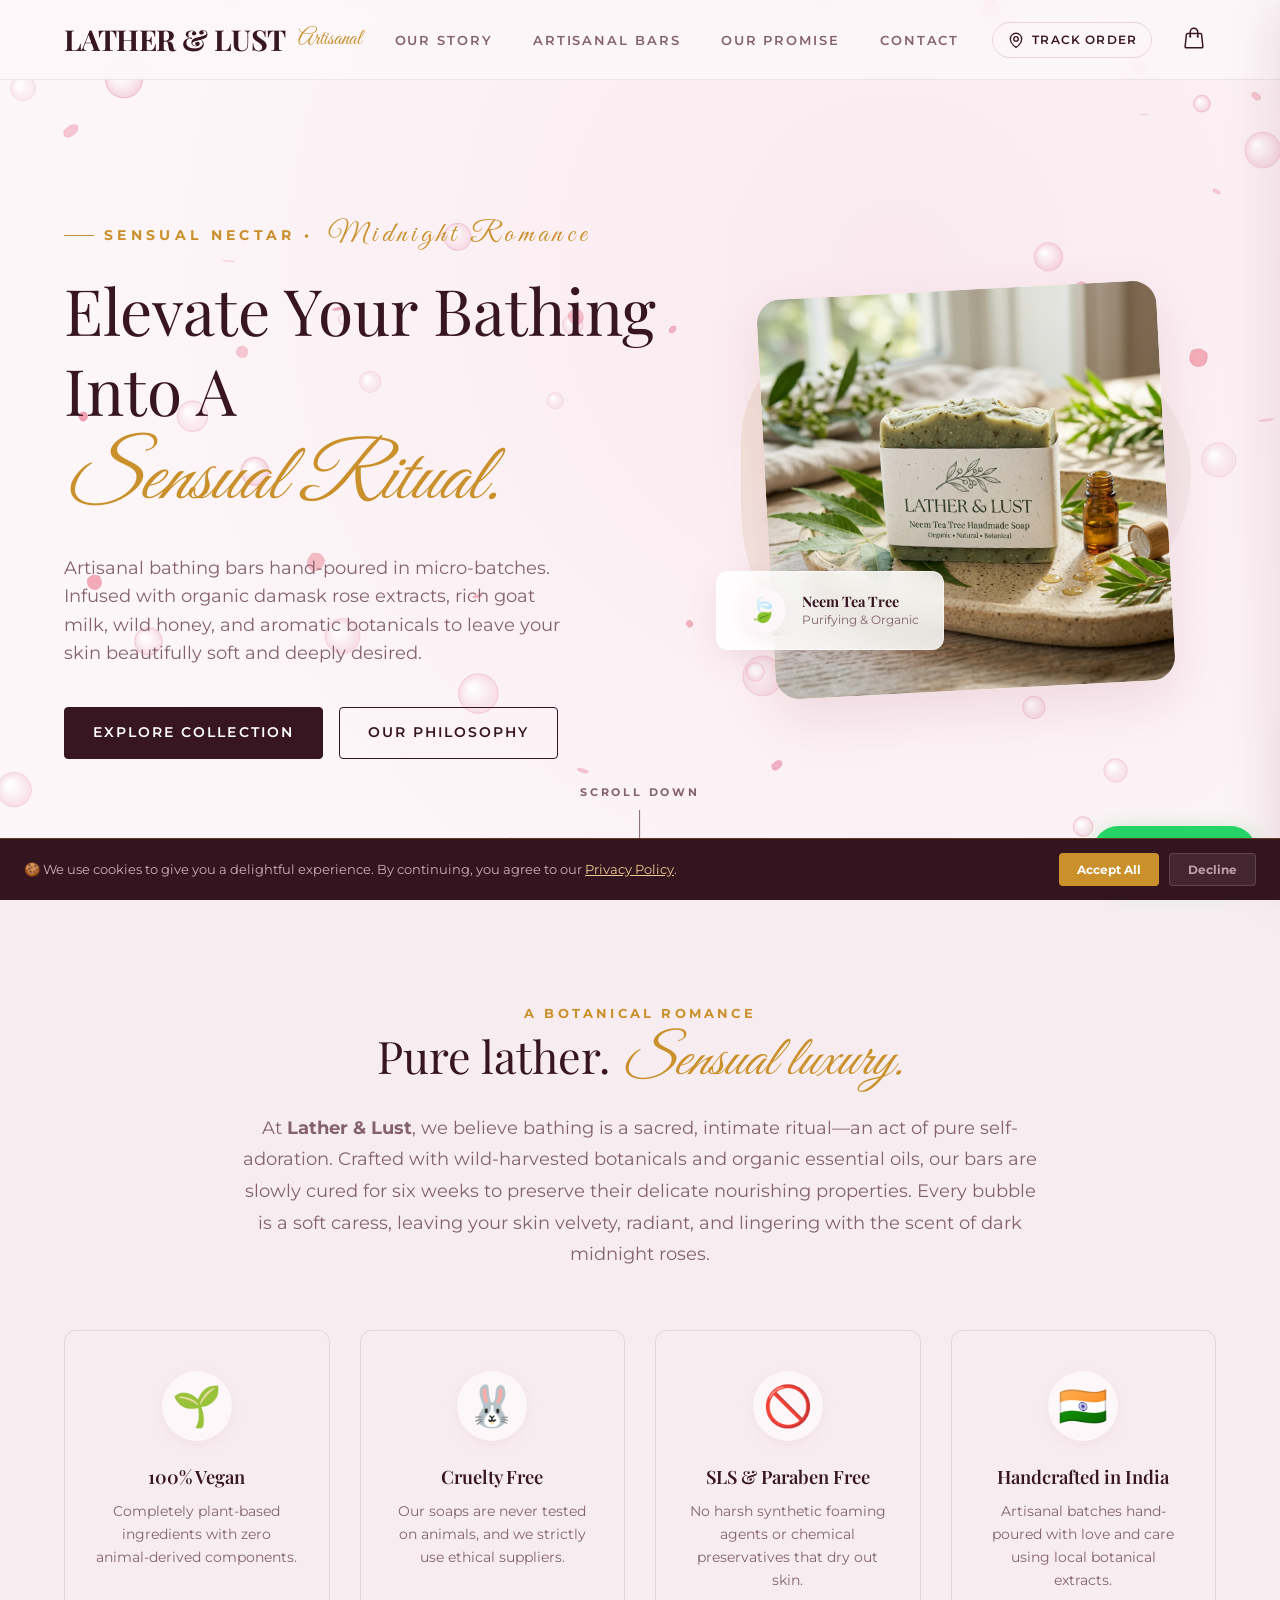
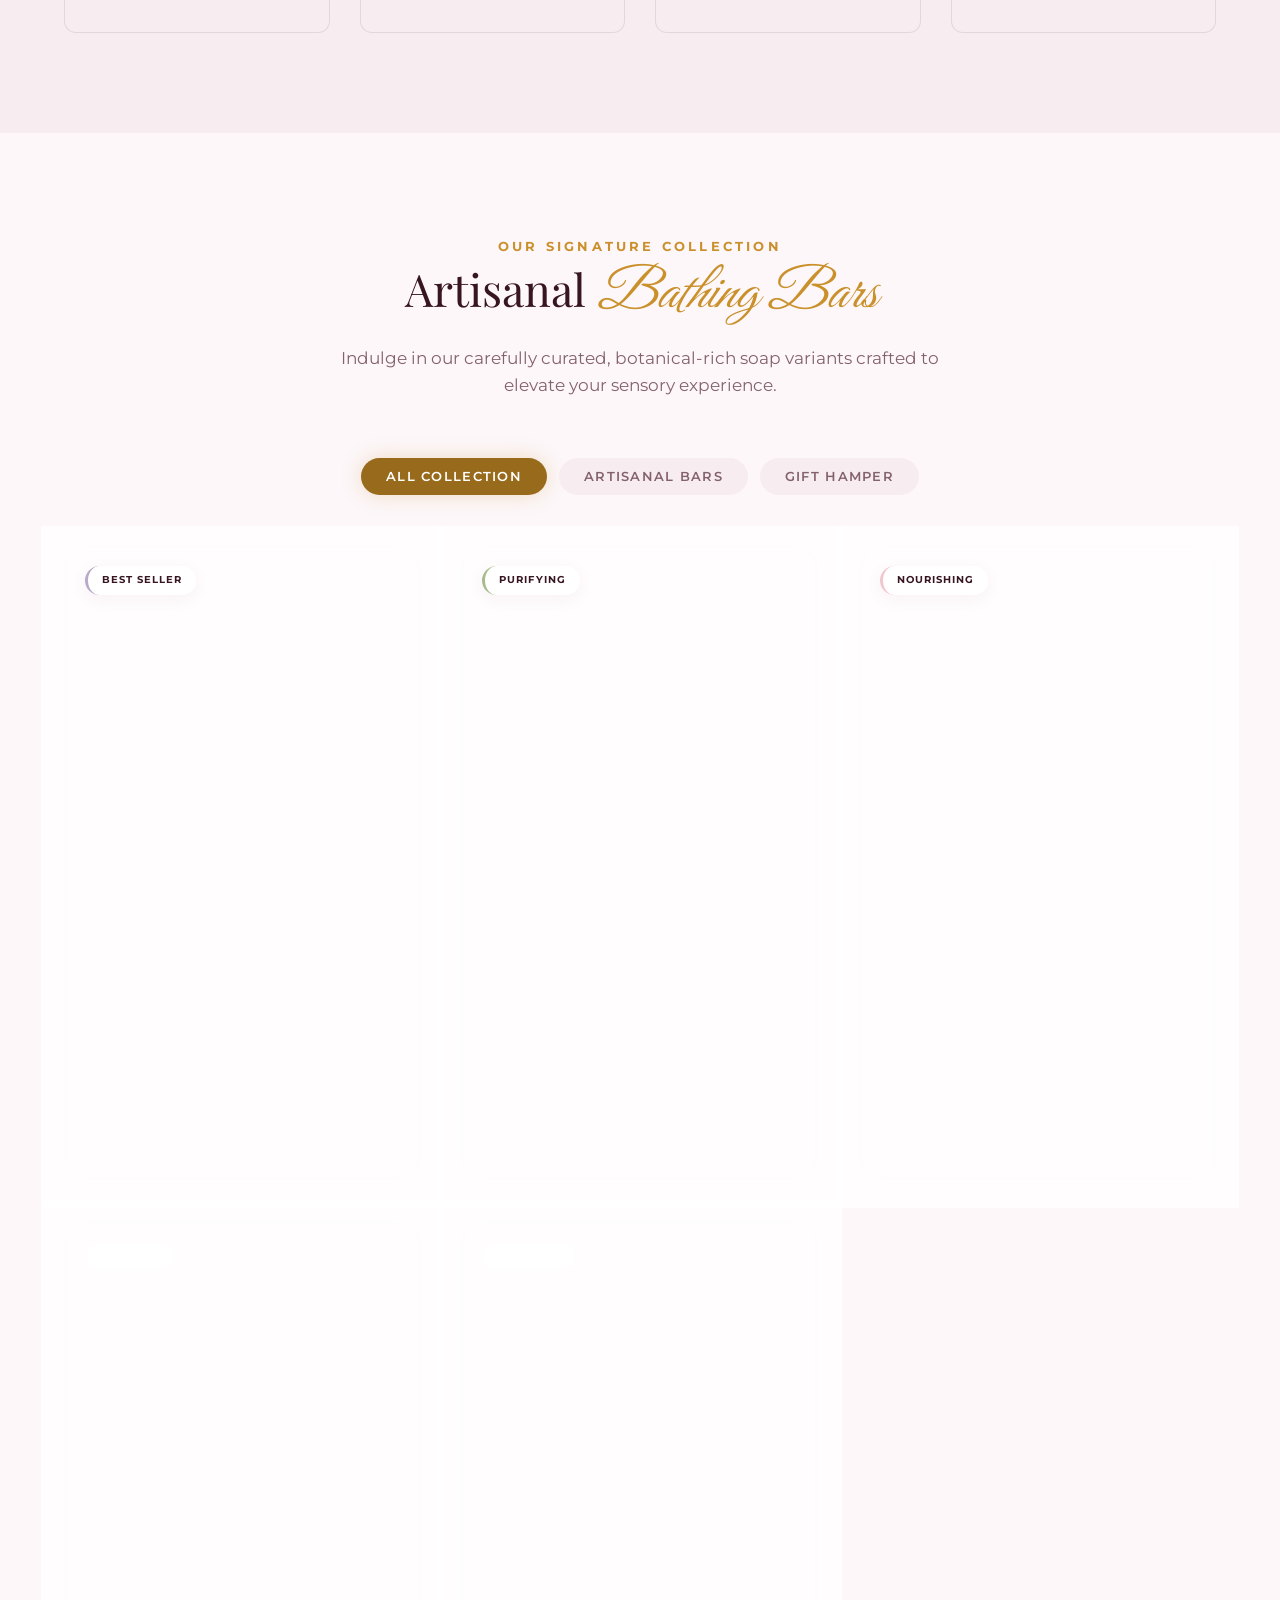
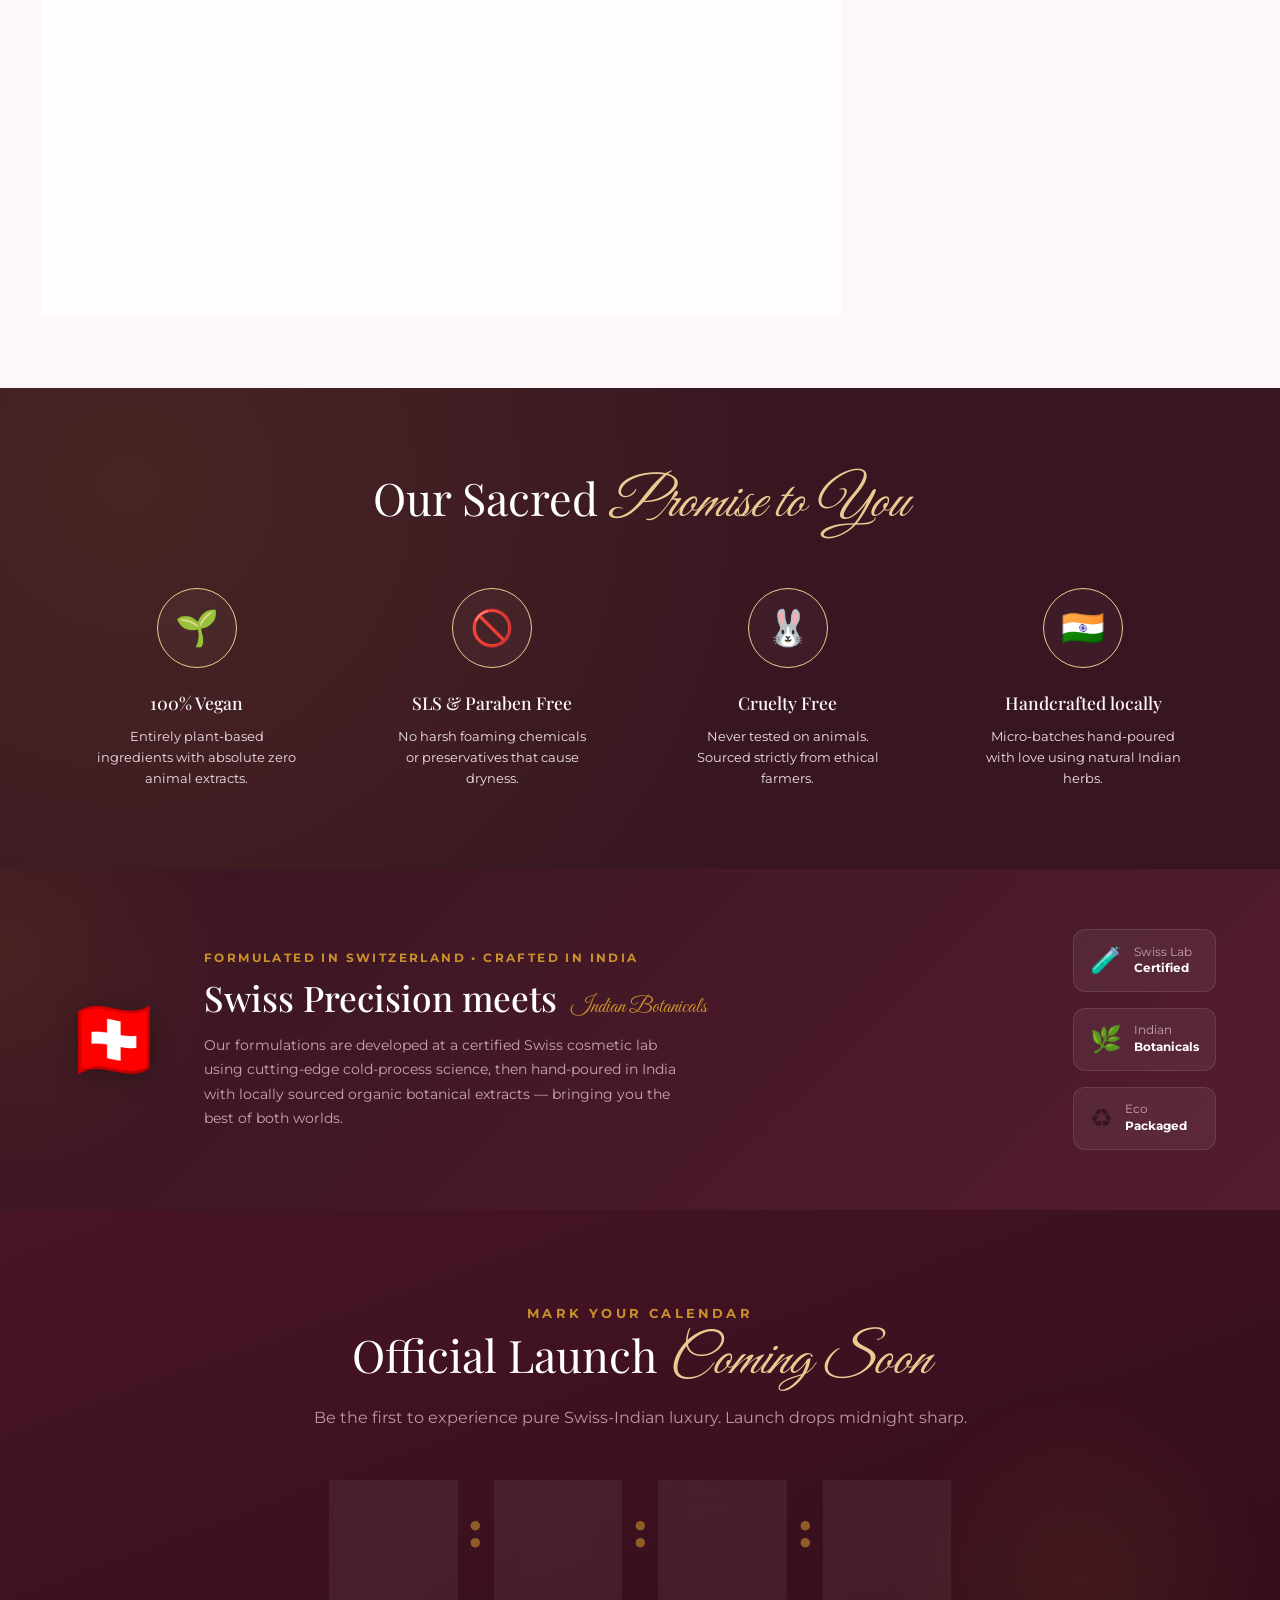
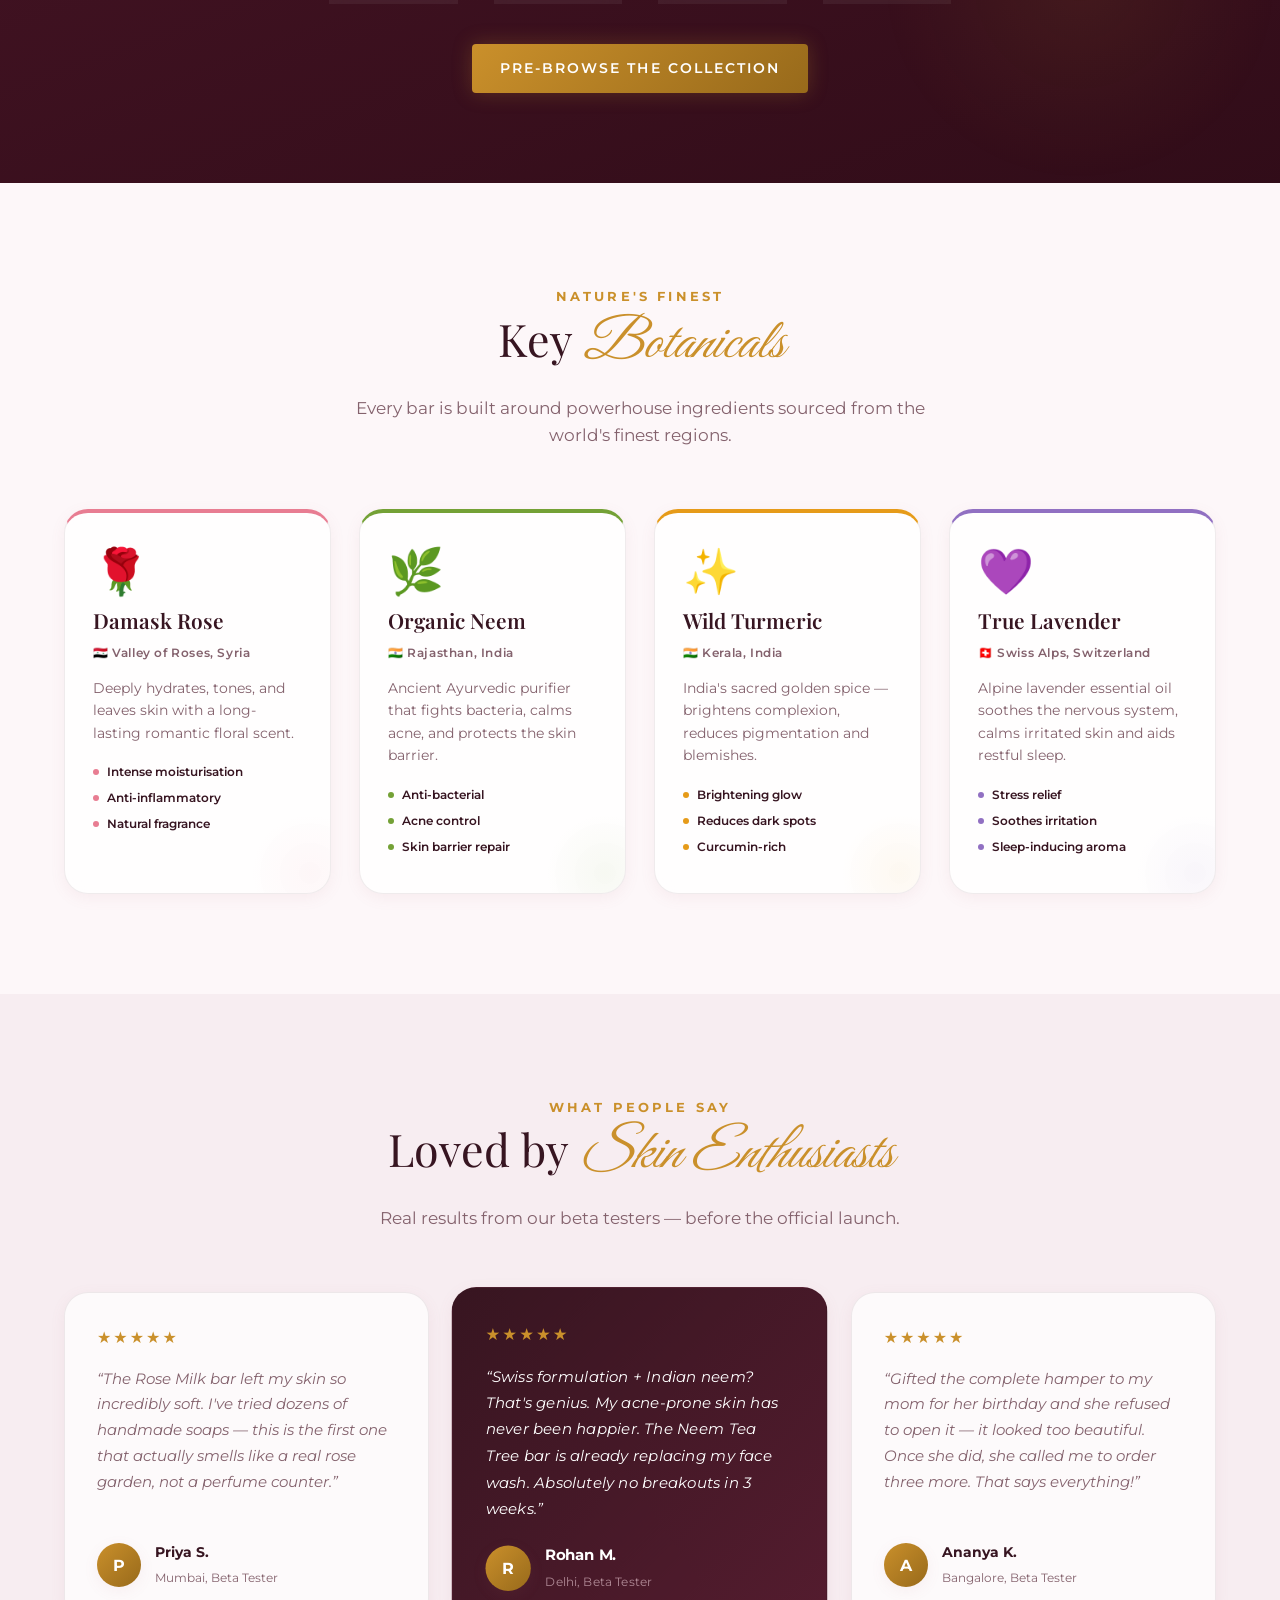
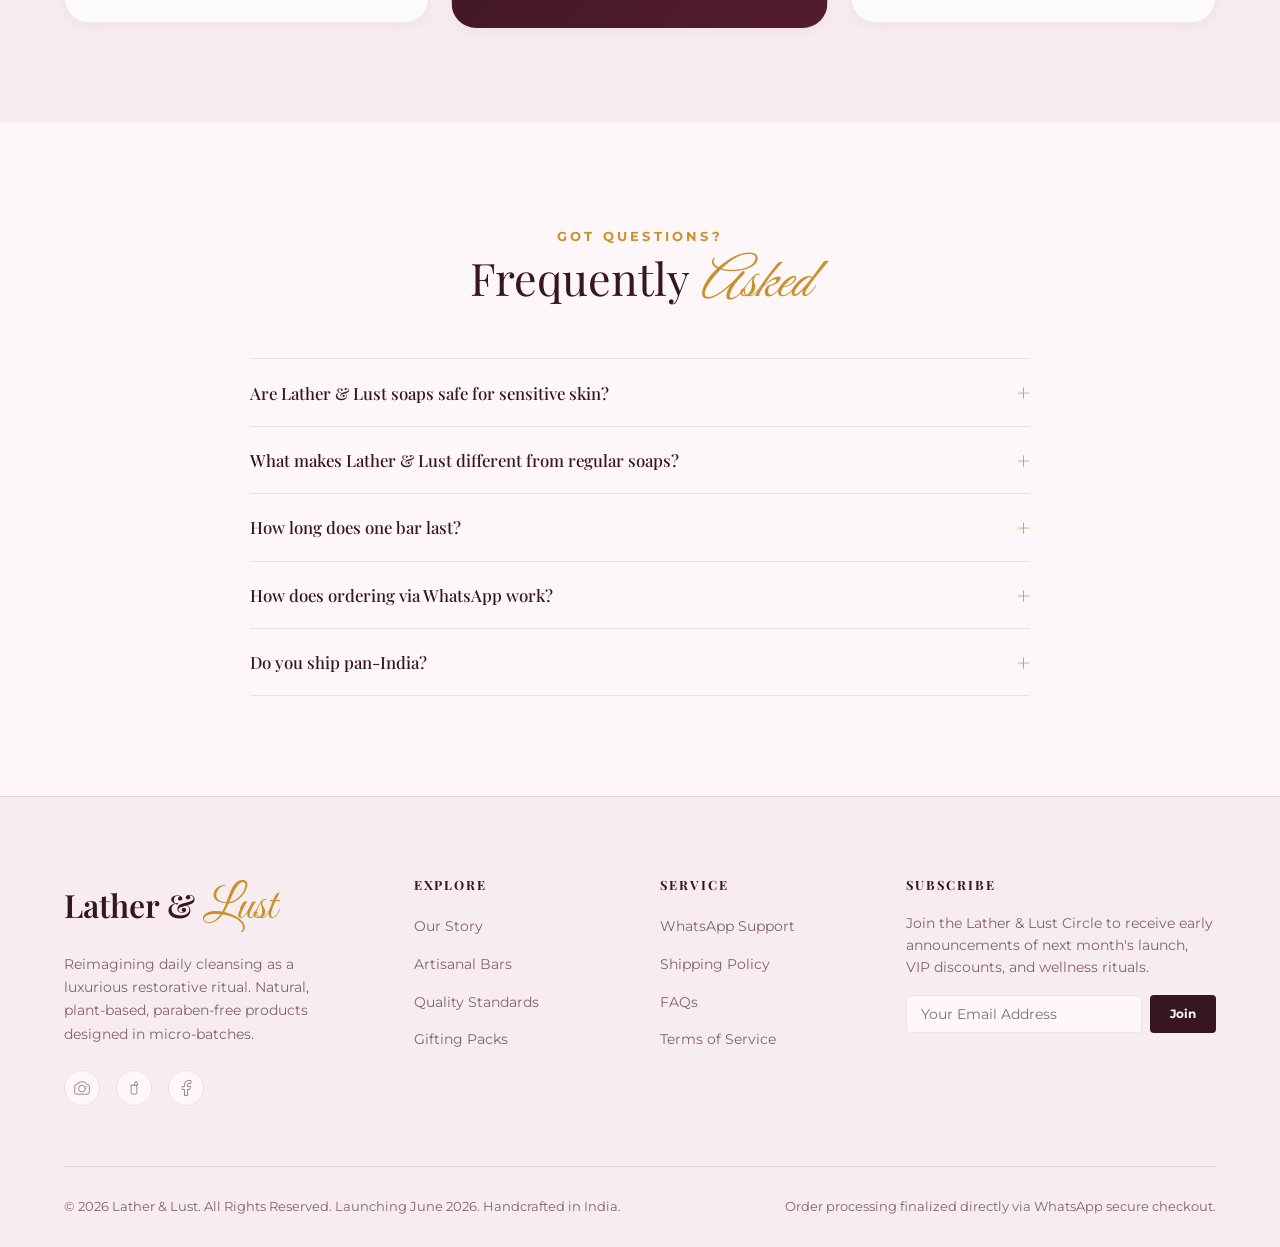
<file: index.html>
<!DOCTYPE html>
<html lang="en">
<head>
  <meta charset="UTF-8">
  <meta name="viewport" content="width=device-width, initial-scale=1.0, maximum-scale=5.0">
  <title>Lather & Lust | Handcrafted Artisanal Bathing Bars</title>
  <meta name="description" content="Indulge in Lather & Lust's premium handcrafted soaps. 100% Vegan, SLS & Paraben free, made with pure botanical extracts and organic oils for radiant skin.">
  <meta name="keywords" content="handmade soap, organic bathing bars, lavender soap, neem tea tree, rose goat milk, turmeric honey, luxury soap brand">
  <link rel="icon" type="image/png" href="assets/images/neem_tea_tree.png">
  
  <!-- CSS Stylesheets -->
  <link rel="stylesheet" href="style.css">
  
  <!-- SEO Structured Data for E-Commerce -->
  <script type="application/ld+json">
    {
      "@context": "https://schema.org",
      "@type": "Store",
      "name": "Lather & Lust",
      "image": "assets/images/gift_hamper.png",
      "description": "Premium handcrafted natural bathing bars and luxury gift sets.",
      "telephone": "+919876543210",
      "priceRange": "$$",
      "address": {
        "@type": "PostalAddress",
        "streetAddress": "Artisanal Labs, Green Boulevard",
        "addressLocality": "Mumbai",
        "addressRegion": "MH",
        "postalCode": "400001",
        "addressCountry": "IN"
      }
    }
  </script>
</head>
<body>

  <!-- Premium Sticky Header -->
  <header class="header" id="main-header">
    <div class="container nav-container">
      <!-- Vector-like Text Logo -->
      <a href="#" class="logo-text" id="logo-link">
        LATHER & LUST
        <span>Artisanal</span>
      </a>
      
      <!-- Premium Links -->
      <ul class="nav-links">
        <li><a href="#about">Our Story</a></li>
        <li><a href="#catalog">Artisanal Bars</a></li>
        <li><a href="#promises">Our Promise</a></li>
        <li><a href="#footer">Contact</a></li>
      </ul>
      
      <!-- Cart Action Badge -->
      <div class="nav-actions">
        <!-- Track Order Button -->
        <button class="track-order-btn" id="track-order-nav-btn" aria-label="Track your order">
          <svg xmlns="http://www.w3.org/2000/svg" fill="none" viewBox="0 0 24 24" stroke="currentColor" width="18" height="18">
            <path stroke-linecap="round" stroke-linejoin="round" stroke-width="1.8" d="M15 10.5a3 3 0 1 1-6 0 3 3 0 0 1 6 0Z" />
            <path stroke-linecap="round" stroke-linejoin="round" stroke-width="1.8" d="M19.5 10.5c0 7.142-7.5 11.25-7.5 11.25S4.5 17.642 4.5 10.5a7.5 7.5 0 1 1 15 0Z" />
          </svg>
          <span>Track Order</span>
        </button>
        <button class="cart-trigger" id="cart-btn" aria-label="Open Shopping Cart">
          <svg xmlns="http://www.w3.org/2000/svg" fill="none" viewBox="0 0 24 24" stroke="currentColor">
            <path stroke-linecap="round" stroke-linejoin="round" d="M15.75 10.5V6a3.75 3.75 0 1 0-7.5 0v4.5m11.356-1.993 1.263 12c.07.665-.45 1.243-1.119 1.243H4.25a1.125 1.125 0 0 1-1.12-1.243l1.264-12A1.125 1.125 0 0 1 5.513 7.5h12.974c.576 0 1.059.435 1.119 1.007ZM8.625 10.5a.375.375 0 1 1-.75 0 .375.375 0 0 1 .75 0Zm7.5 0a.375.375 0 1 1-.75 0 .375.375 0 0 1 .75 0Z" />
          </svg>
          <span class="cart-count" id="cart-counter">0</span>
        </button>
        <!-- Hamburger (mobile only) -->
        <button class="hamburger-btn" id="hamburger-btn" aria-label="Open navigation menu">
          <span class="ham-line"></span>
          <span class="ham-line"></span>
          <span class="ham-line"></span>
        </button>
      </div>
    </div>
  </header>

  <!-- Mobile Navigation Overlay -->
  <div class="mobile-nav-backdrop" id="mobile-nav-backdrop"></div>
  <nav class="mobile-nav" id="mobile-nav" aria-label="Mobile Navigation">
    <div class="mobile-nav-head">
      <span class="mobile-nav-logo">LATHER &amp; LUST</span>
      <button class="mobile-nav-close" id="mobile-nav-close" aria-label="Close menu">
        <svg xmlns="http://www.w3.org/2000/svg" fill="none" viewBox="0 0 24 24" stroke="currentColor" width="24" height="24"><path stroke-linecap="round" stroke-linejoin="round" stroke-width="1.5" d="M6 18 18 6M6 6l12 12"/></svg>
      </button>
    </div>
    <ul class="mobile-nav-links">
      <li><a href="#about"    class="mobile-nav-link">Our Story</a></li>
      <li><a href="#catalog"  class="mobile-nav-link">Artisanal Bars</a></li>
      <li><a href="#ingredients" class="mobile-nav-link">Botanicals</a></li>
      <li><a href="#reviews"  class="mobile-nav-link">Reviews</a></li>
      <li><a href="#faq"      class="mobile-nav-link">FAQ</a></li>
      <li><a href="#promises" class="mobile-nav-link">Our Promise</a></li>
      <li><a href="#footer"   class="mobile-nav-link">Contact</a></li>
      <li><a href="#" class="mobile-nav-link mobile-track-link" id="mobile-track-btn">📦 Track My Order</a></li>
    </ul>
    <div class="mobile-nav-footer">
      <p>Formulated in 🇨🇭 Switzerland &bull; Handcrafted in 🇮🇳 India</p>
      <a href="#catalog" class="btn btn-gold" style="margin-top:16px; font-size:0.8rem; width:100%; justify-content:center;">Shop Now</a>
    </div>
  </nav>

  <!-- Interactive Hero Section -->
  <section class="hero" id="hero-section">
    <!-- HTML5 Canvas for lather bubble particle animations -->
    <canvas id="hero-canvas"></canvas>
    
    <div class="container">
      <div class="hero-grid">
        <!-- Brand Narrative & CTAs -->
        <div class="hero-content">
          <div class="hero-subtitle">Sensual Nectar &bull; <span class="hero-cursive-badge">Midnight Romance</span></div>
          <h1 class="hero-title">
            Elevate Your Bathing Into A <span class="hero-cursive-heading">Sensual Ritual.</span>
          </h1>
          <p class="hero-description">
            Artisanal bathing bars hand-poured in micro-batches. Infused with organic damask rose extracts, rich goat milk, wild honey, and aromatic botanicals to leave your skin beautifully soft and deeply desired.
          </p>
          <div class="hero-cta">
            <a href="#catalog" class="btn btn-primary">Explore Collection</a>
            <a href="#about" class="btn btn-secondary">Our Philosophy</a>
          </div>
        </div>
        
        <!-- Premium Product Showcase Image -->
        <div class="hero-image-wrap">
          <div class="hero-image-backdrop"></div>
          <img src="assets/images/neem_tea_tree.png" alt="Lather & Lust Neem Tea Tree Handmade Soap" class="hero-main-img" id="hero-interactive-img">
          
          <!-- Tactile Floating Tag -->
          <div class="floating-tag" id="hero-floating-tag">
            <div class="floating-tag-icon">🍃</div>
            <div class="floating-tag-text">
              <h4>Neem Tea Tree</h4>
              <p>Purifying & Organic</p>
            </div>
          </div>
        </div>
      </div>
    </div>
    
    <!-- Scrolling Indicator -->
    <a href="#about" class="scroll-down">
      <span>Scroll Down</span>
      <div class="scroll-line"></div>
    </a>
  </section>

  <!-- Brand Story & Values Section -->
  <section class="section" id="about" style="background-color: var(--bg-secondary);">
    <div class="container">
      <div class="text-center" style="max-width: 800px; margin: 0 auto 60px auto;">
        <span class="section-subtitle">A Botanical Romance</span>
        <h2 class="section-title">Pure lather. <span class="section-cursive-heading">Sensual luxury.</span></h2>
        <p style="color: var(--text-secondary); font-size: 1.1rem; line-height: 1.8;">
          At <strong>Lather & Lust</strong>, we believe bathing is a sacred, intimate ritual—an act of pure self-adoration. Crafted with wild-harvested botanicals and organic essential oils, our bars are slowly cured for six weeks to preserve their delicate nourishing properties. Every bubble is a soft caress, leaving your skin velvety, radiant, and lingering with the scent of dark midnight roses.
        </p>
      </div>

      <!-- Promises Columns -->
      <div class="promises-grid" id="promises-container">
        <!-- Rendered dynamically by app.js from config.js -->
      </div>
    </div>
  </section>

  <!-- Product Showcase Section -->
  <section class="section" id="catalog">
    <div class="container">
      <div class="text-center">
        <span class="section-subtitle">Our Signature Collection</span>
        <h2 class="section-title">Artisanal <span class="section-cursive-heading">Bathing Bars</span></h2>
        <p class="section-desc">Indulge in our carefully curated, botanical-rich soap variants crafted to elevate your sensory experience.</p>
      </div>

      <!-- Filter Buttons for Products -->
      <div class="products-filter">
        <button class="filter-btn active" data-filter="all">All Collection</button>
        <button class="filter-btn" data-filter="singles">Artisanal Bars</button>
        <button class="filter-btn" data-filter="bundles">Gift Hamper</button>
      </div>

      <!-- Dynamic Product Showcase Grid -->
      <div class="products-grid" id="products-catalog-grid">
        <!-- Rendered dynamically by app.js from config.js -->
      </div>
    </div>
  </section>

  <!-- High-End Value Banner -->
  <section class="trust-banner" id="promises">
    <div class="container trust-container">
      <h2 class="section-title trust-title" style="margin-bottom: 50px;">Our Sacred <span class="section-cursive-heading">Promise to You</span></h2>
      <div class="trust-grid">
        <div class="trust-item">
          <div class="trust-icon-circle">🌱</div>
          <h4>100% Vegan</h4>
          <p>Entirely plant-based ingredients with absolute zero animal extracts.</p>
        </div>
        <div class="trust-item">
          <div class="trust-icon-circle">🚫</div>
          <h4>SLS & Paraben Free</h4>
          <p>No harsh foaming chemicals or preservatives that cause dryness.</p>
        </div>
        <div class="trust-item">
          <div class="trust-icon-circle">🐰</div>
          <h4>Cruelty Free</h4>
          <p>Never tested on animals. Sourced strictly from ethical farmers.</p>
        </div>
        <div class="trust-item">
          <div class="trust-icon-circle">🇮🇳</div>
          <h4>Handcrafted locally</h4>
          <p>Micro-batches hand-poured with love using natural Indian herbs.</p>
        </div>
      </div>
    </div>
  </section>

  <!-- ====== SWITZERLAND ORIGIN BANNER ====== -->
  <section class="origin-banner">
    <div class="container origin-container">
      <div class="origin-flag">🇨🇭</div>
      <div class="origin-content">
        <p class="origin-eyebrow">Formulated in Switzerland &bull; Crafted in India</p>
        <h3 class="origin-headline">Swiss Precision meets <span class="hero-cursive-badge" style="font-size:1.4rem;">Indian Botanicals</span></h3>
        <p class="origin-desc">Our formulations are developed at a certified Swiss cosmetic lab using cutting-edge cold-process science, then hand-poured in India with locally sourced organic botanical extracts — bringing you the best of both worlds.</p>
      </div>
      <div class="origin-badges">
        <div class="origin-badge"><span>🧪</span><p>Swiss Lab<br><strong>Certified</strong></p></div>
        <div class="origin-badge"><span>🌿</span><p>Indian<br><strong>Botanicals</strong></p></div>
        <div class="origin-badge"><span>♻️</span><p>Eco<br><strong>Packaged</strong></p></div>
      </div>
    </div>
  </section>

  <!-- ====== LAUNCH COUNTDOWN TIMER ====== -->
  <section class="countdown-section">
    <div class="container text-center">
      <span class="section-subtitle">Mark Your Calendar</span>
      <h2 class="section-title" style="color: var(--text-light); margin-bottom: 10px;">Official Launch <span class="section-cursive-heading" style="color: var(--accent-gold-light);">Coming Soon</span></h2>
      <p class="countdown-tagline">Be the first to experience pure Swiss-Indian luxury. Launch drops midnight sharp.</p>
      <div class="countdown-grid" id="countdown-grid">
        <div class="countdown-block"><span class="countdown-num" id="cd-days">00</span><span class="countdown-label">Days</span></div>
        <div class="countdown-sep">:</div>
        <div class="countdown-block"><span class="countdown-num" id="cd-hours">00</span><span class="countdown-label">Hours</span></div>
        <div class="countdown-sep">:</div>
        <div class="countdown-block"><span class="countdown-num" id="cd-mins">00</span><span class="countdown-label">Minutes</span></div>
        <div class="countdown-sep">:</div>
        <div class="countdown-block"><span class="countdown-num" id="cd-secs">00</span><span class="countdown-label">Seconds</span></div>
      </div>
      <a href="#catalog" class="btn btn-gold" style="margin-top: 40px;">Pre-Browse the Collection</a>
    </div>
  </section>

  <!-- ====== INGREDIENTS SPOTLIGHT ====== -->
  <section class="section ingredients-section" id="ingredients">
    <div class="container">
      <div class="text-center">
        <span class="section-subtitle">Nature's Finest</span>
        <h2 class="section-title">Key <span class="section-cursive-heading">Botanicals</span></h2>
        <p class="section-desc">Every bar is built around powerhouse ingredients sourced from the world's finest regions.</p>
      </div>
      <div class="ingredients-spotlight-grid">
        <div class="ingredient-card" style="--ing-color: hsl(348,70%,70%)">
          <div class="ingredient-emoji">🌹</div>
          <h3 class="ingredient-name">Damask Rose</h3>
          <p class="ingredient-origin">🇸🇾 Valley of Roses, Syria</p>
          <p class="ingredient-benefit">Deeply hydrates, tones, and leaves skin with a long-lasting romantic floral scent.</p>
          <ul class="ingredient-perks">
            <li>Intense moisturisation</li>
            <li>Anti-inflammatory</li>
            <li>Natural fragrance</li>
          </ul>
        </div>
        <div class="ingredient-card" style="--ing-color: hsl(85,50%,42%)">
          <div class="ingredient-emoji">🌿</div>
          <h3 class="ingredient-name">Organic Neem</h3>
          <p class="ingredient-origin">🇮🇳 Rajasthan, India</p>
          <p class="ingredient-benefit">Ancient Ayurvedic purifier that fights bacteria, calms acne, and protects the skin barrier.</p>
          <ul class="ingredient-perks">
            <li>Anti-bacterial</li>
            <li>Acne control</li>
            <li>Skin barrier repair</li>
          </ul>
        </div>
        <div class="ingredient-card" style="--ing-color: hsl(38,80%,50%)">
          <div class="ingredient-emoji">✨</div>
          <h3 class="ingredient-name">Wild Turmeric</h3>
          <p class="ingredient-origin">🇮🇳 Kerala, India</p>
          <p class="ingredient-benefit">India's sacred golden spice — brightens complexion, reduces pigmentation and blemishes.</p>
          <ul class="ingredient-perks">
            <li>Brightening glow</li>
            <li>Reduces dark spots</li>
            <li>Curcumin-rich</li>
          </ul>
        </div>
        <div class="ingredient-card" style="--ing-color: hsl(264,40%,60%)">
          <div class="ingredient-emoji">💜</div>
          <h3 class="ingredient-name">True Lavender</h3>
          <p class="ingredient-origin">🇨🇭 Swiss Alps, Switzerland</p>
          <p class="ingredient-benefit">Alpine lavender essential oil soothes the nervous system, calms irritated skin and aids restful sleep.</p>
          <ul class="ingredient-perks">
            <li>Stress relief</li>
            <li>Soothes irritation</li>
            <li>Sleep-inducing aroma</li>
          </ul>
        </div>
      </div>
    </div>
  </section>

  <!-- ====== TESTIMONIALS ====== -->
  <section class="section testimonials-section" id="reviews" style="background-color: var(--bg-secondary);">
    <div class="container">
      <div class="text-center">
        <span class="section-subtitle">What People Say</span>
        <h2 class="section-title">Loved by <span class="section-cursive-heading">Skin Enthusiasts</span></h2>
        <p class="section-desc">Real results from our beta testers — before the official launch.</p>
      </div>
      <div class="testimonials-grid">
        <div class="testimonial-card">
          <div class="testimonial-stars">★★★★★</div>
          <p class="testimonial-text">&ldquo;The Rose Milk bar left my skin so incredibly soft. I've tried dozens of handmade soaps — this is the first one that actually smells like a real rose garden, not a perfume counter.&rdquo;</p>
          <div class="testimonial-author">
            <div class="testimonial-avatar">P</div>
            <div><strong>Priya S.</strong><span>Mumbai, Beta Tester</span></div>
          </div>
        </div>
        <div class="testimonial-card testimonial-featured">
          <div class="testimonial-stars">★★★★★</div>
          <p class="testimonial-text">&ldquo;Swiss formulation + Indian neem? That's genius. My acne-prone skin has never been happier. The Neem Tea Tree bar is already replacing my face wash. Absolutely no breakouts in 3 weeks.&rdquo;</p>
          <div class="testimonial-author">
            <div class="testimonial-avatar">R</div>
            <div><strong>Rohan M.</strong><span>Delhi, Beta Tester</span></div>
          </div>
        </div>
        <div class="testimonial-card">
          <div class="testimonial-stars">★★★★★</div>
          <p class="testimonial-text">&ldquo;Gifted the complete hamper to my mom for her birthday and she refused to open it — it looked too beautiful. Once she did, she called me to order three more. That says everything!&rdquo;</p>
          <div class="testimonial-author">
            <div class="testimonial-avatar">A</div>
            <div><strong>Ananya K.</strong><span>Bangalore, Beta Tester</span></div>
          </div>
        </div>
      </div>
    </div>
  </section>

  <!-- ====== FAQ SECTION ====== -->
  <section class="section faq-section" id="faq">
    <div class="container">
      <div class="text-center">
        <span class="section-subtitle">Got Questions?</span>
        <h2 class="section-title">Frequently <span class="section-cursive-heading">Asked</span></h2>
      </div>
      <div class="faq-list">
        <div class="faq-item">
          <button class="faq-question" aria-expanded="false">
            <span>Are Lather &amp; Lust soaps safe for sensitive skin?</span>
            <span class="faq-icon">+</span>
          </button>
          <div class="faq-answer"><p>Yes! All our bars are SLS-free, paraben-free, and formulated without any harsh synthetic detergents. They are dermatologically tested and safe for sensitive skin. However, please check the ingredient list if you have specific plant allergies.</p></div>
        </div>
        <div class="faq-item">
          <button class="faq-question" aria-expanded="false">
            <span>What makes Lather &amp; Lust different from regular soaps?</span>
            <span class="faq-icon">+</span>
          </button>
          <div class="faq-answer"><p>Our formulas are developed in a certified Swiss cosmetic lab and use a slow 6-week cold-process method. This preserves the full glycerin content and botanical nutrients, unlike commercial soaps that strip these away. The result is a bar that genuinely nourishes your skin.</p></div>
        </div>
        <div class="faq-item">
          <button class="faq-question" aria-expanded="false">
            <span>How long does one bar last?</span>
            <span class="faq-icon">+</span>
          </button>
          <div class="faq-answer"><p>Each 100g bar lasts approximately 3–4 weeks with regular daily use when stored properly on a dry soap dish between uses. We recommend a wooden or slotted soap dish to maximise bar life.</p></div>
        </div>
        <div class="faq-item">
          <button class="faq-question" aria-expanded="false">
            <span>How does ordering via WhatsApp work?</span>
            <span class="faq-icon">+</span>
          </button>
          <div class="faq-answer"><p>Simply add products to your cart, click &ldquo;Proceed to Checkout&rdquo;, fill in your delivery details, and you'll be redirected to WhatsApp with a beautifully formatted order summary. We confirm your order, process payment via UPI/transfer, and dispatch within 2 business days.</p></div>
        </div>
        <div class="faq-item">
          <button class="faq-question" aria-expanded="false">
            <span>Do you ship pan-India?</span>
            <span class="faq-icon">+</span>
          </button>
          <div class="faq-answer"><p>Yes! We ship across all Indian states via Speed Post / courier. Standard delivery takes 3–5 business days (free). Express shipping (1–2 days) is available for ₹50 extra.</p></div>
        </div>
      </div>
    </div>
  </section>

  <!-- ====== FLOATING WHATSAPP BUTTON ====== -->
  <a href="https://wa.me/919876543210?text=Hi%20Lather%20%26%20Lust!%20I%20want%20to%20know%20more%20about%20your%20soaps%20%F0%9F%8C%B9" target="_blank" rel="noopener" class="whatsapp-fab" id="whatsapp-fab" aria-label="Chat on WhatsApp">
    <svg xmlns="http://www.w3.org/2000/svg" viewBox="0 0 448 512"><path d="M380.9 97.1C339 55.1 283.2 32 223.9 32c-122.4 0-222 99.6-222 222 0 39.1 10.2 77.3 29.6 111L0 480l117.7-30.9c32.4 17.7 68.9 27 106.1 27h.1c122.3 0 224.1-99.6 224.1-222 0-59.3-25.2-115-67.1-157zm-157 341.6c-33.2 0-65.7-8.9-94-25.7l-6.7-4-69.8 18.3L72 359.2l-4.4-7c-18.5-29.4-28.2-63.3-28.2-98.2 0-101.7 82.8-184.5 184.6-184.5 49.3 0 95.6 19.2 130.4 54.1 34.8 34.9 56.2 81.2 56.1 130.5 0 101.8-84.9 184.6-186.6 184.6zm101.2-138.2c-5.5-2.8-32.8-16.2-37.9-18-5.1-1.9-8.8-2.8-12.5 2.8-3.7 5.6-14.3 18-17.6 21.8-3.2 3.7-6.5 4.2-12 1.4-32.6-16.3-54-29.1-75.5-66-5.7-9.8 5.7-9.1 16.3-30.3 1.8-3.7.9-6.9-.5-9.7-1.4-2.8-12.5-30.1-17.1-41.2-4.5-10.8-9.1-9.3-12.5-9.5-3.2-.2-6.9-.2-10.6-.2-3.7 0-9.7 1.4-14.8 6.9-5.1 5.6-19.4 19-19.4 46.3 0 27.3 19.9 53.7 22.6 57.4 2.8 3.7 39.1 59.7 94.8 83.8 35.2 15.2 49 16.5 66.6 13.9 10.7-1.6 32.8-13.4 37.4-26.4 4.6-13 4.6-24.1 3.2-26.4-1.3-2.5-5-3.9-10.5-6.6z"/></svg>
    <span class="whatsapp-fab-label">Chat with us</span>
  </a>

  <!-- ====== ORDER TRACKING MODAL ====== -->
  <div class="modal-overlay" id="track-order-modal" aria-label="Track your order">
    <div class="modal-container track-modal-container">
      <button class="btn-close-modal" id="close-track-modal-btn" aria-label="Close order tracking">
        <svg xmlns="http://www.w3.org/2000/svg" fill="none" viewBox="0 0 24 24" stroke="currentColor">
          <path stroke-linecap="round" stroke-linejoin="round" d="M6 18 18 6M6 6l12 12" />
        </svg>
      </button>

      <!-- Search Phase -->
      <div id="track-search-phase">
        <div class="track-header">
          <div class="track-icon">📦</div>
          <h2 class="track-title">Track Your <span class="track-cursive">Order</span></h2>
          <p class="track-subtitle">Enter the Order ID from your WhatsApp invoice to see live delivery status.</p>
        </div>
        <div class="track-input-row">
          <input type="text" id="track-order-input" class="track-input" placeholder="E.g. LL-382910" autocapitalize="characters" maxlength="12">
          <button class="btn-track-search" id="track-search-btn">Track</button>
        </div>
        <p class="track-error" id="track-error"></p>
        <p class="track-hint">Your Order ID starts with <strong>LL-</strong> and was sent in your WhatsApp order confirmation.</p>
      </div>

      <!-- Result Phase -->
      <div id="track-result-phase" style="display:none;">
        <div class="track-result-header">
          <button class="track-back-btn" id="track-back-btn">
            <svg xmlns="http://www.w3.org/2000/svg" fill="none" viewBox="0 0 24 24" stroke="currentColor" width="16" height="16">
              <path stroke-linecap="round" stroke-linejoin="round" stroke-width="2" d="M10.5 19.5 3 12m0 0 7.5-7.5M3 12h18"/>
            </svg>
            Search Again
          </button>
          <div class="track-result-id" id="track-result-id"></div>
        </div>

        <!-- Status Timeline -->
        <div class="track-timeline" id="track-timeline"></div>

        <!-- Order Summary -->
        <div class="track-order-summary" id="track-order-summary"></div>
      </div>
    </div>
  </div>

  <div class="cart-drawer-overlay" id="cart-overlay"></div>
  <div class="cart-drawer" id="cart-drawer">
    <!-- Tactile Mobile Bottom Sheet Handle -->
    <div class="cart-drag-handle"></div>
    
    <div class="cart-header">
      <div class="cart-header-title-wrap">
        <h2>Your <span class="cart-cursive-title">Basket</span></h2>
        <span class="cart-header-subtitle" id="cart-item-count-msg">0 items selected</span>
      </div>
      <button class="btn-close-cart" id="close-cart-btn" aria-label="Close Shopping Cart">
        <svg xmlns="http://www.w3.org/2000/svg" fill="none" viewBox="0 0 24 24" stroke="currentColor">
          <path stroke-linecap="round" stroke-linejoin="round" d="M6 18 18 6M6 6l12 12" />
        </svg>
      </button>
    </div>
    
    <!-- Free Shipping Progress Bar -->
    <div class="shipping-bar-wrap" id="shipping-bar-wrap">
      <p class="shipping-bar-msg" id="shipping-bar-msg">Add <strong id="shipping-bar-need">&nbsp;</strong> more for <strong>Free Express Shipping!</strong> 🚀</p>
      <div class="shipping-bar-track"><div class="shipping-bar-fill" id="shipping-bar-fill" style="width:0%"></div></div>
    </div>
    
    <!-- Cart Items -->
    <div class="cart-items" id="cart-items-container">
      <!-- Rendered dynamically by app.js -->
    </div>
    
    <!-- Cart Summary & Checkout -->
    <div class="cart-footer">
      <!-- Premium Promo Code Slide-out Drawer -->
      <div class="promo-section">
        <button id="promo-toggle-btn" class="promo-toggle-btn" type="button">
          <span>✨ Have a promo code?</span>
          <svg class="promo-toggle-icon" id="promo-toggle-icon" xmlns="http://www.w3.org/2000/svg" fill="none" viewBox="0 0 24 24" stroke="currentColor" width="16" height="16">
            <path stroke-linecap="round" stroke-linejoin="round" stroke-width="2.5" d="m19.5 8.25-7.5 7.5-7.5-7.5" />
          </svg>
        </button>
        <div class="promo-drawer" id="promo-drawer">
          <div class="promo-row">
            <input type="text" id="promo-input" class="promo-input" placeholder="E.g. LAUNCH20" autocapitalize="characters">
            <button id="apply-promo-btn" class="btn-apply-promo" type="button">Apply</button>
          </div>
          <p class="promo-status" id="promo-status"></p>
        </div>
      </div>
      
      <!-- Subtotal -->
      <div class="cart-summary-row">
        <span class="cart-summary-label">Subtotal</span>
        <span class="cart-summary-value" id="cart-subtotal-val">₹0</span>
      </div>
      <!-- Promo Discount Row (hidden until applied) -->
      <div class="cart-summary-row promo-discount-row" id="promo-discount-row" style="display:none;">
        <span class="cart-summary-label" style="color:hsl(140,55%,40%);">Promo Discount</span>
        <span class="cart-summary-value" id="promo-discount-val" style="color:hsl(140,55%,40%);">-₹0</span>
      </div>
      
      <button class="btn-checkout" id="checkout-trigger-btn">
        <span>Proceed to Checkout</span>
        <svg xmlns="http://www.w3.org/2000/svg" fill="none" viewBox="0 0 24 24" stroke="currentColor" class="btn-checkout-arrow">
          <path stroke-linecap="round" stroke-linejoin="round" stroke-width="2.5" d="M13.5 4.5 21 12m0 0-7.5 7.5M21 12H3" />
        </svg>
      </button>
      <div class="cart-secure-badge">
        <span>🔒 Secure Verification &amp; Order Completion via WhatsApp</span>
      </div>
    </div>
  </div>

  <!-- Interactive Quick View Modal (Details & Ingredients) -->
  <div class="modal-overlay" id="quickview-modal">
    <div class="modal-container">
      <button class="btn-close-modal" id="close-modal-btn" aria-label="Close Details Modal">
        <svg xmlns="http://www.w3.org/2000/svg" fill="none" viewBox="0 0 24 24" stroke="currentColor">
          <path stroke-linecap="round" stroke-linejoin="round" d="M6 18 18 6M6 6l12 12" />
        </svg>
      </button>
      
      <div class="modal-grid" id="modal-content-grid">
        <!-- Rendered dynamically by app.js depending on active product -->
      </div>
    </div>
  </div>

  <!-- Sleek Checkout Details Modal Form -->
  <div class="modal-overlay" id="checkout-modal">
    <div class="modal-container" style="max-width: 650px;">
      <button class="btn-close-modal" id="close-checkout-btn" aria-label="Close Checkout Modal">
        <svg xmlns="http://www.w3.org/2000/svg" fill="none" viewBox="0 0 24 24" stroke="currentColor">
          <path stroke-linecap="round" stroke-linejoin="round" d="M6 18 18 6M6 6l12 12" />
        </svg>
      </button>
      
      <div class="checkout-inner-wrap">
        <h2 class="modal-title" style="margin-bottom: 4px;">Confirm Your Order</h2>
        <p style="color: var(--text-secondary); font-size: 0.88rem; margin-bottom: 24px;">
          Provide your shipping details below. Checking out will automatically construct a beautifully formatted invoice and redirect you to WhatsApp to complete payment and process delivery!
        </p>
        
        <form class="checkout-form-container" id="checkout-form" onsubmit="event.preventDefault();">
          <div class="checkout-grid">
            <!-- Full Name -->
            <div class="form-group">
              <label class="form-label" for="cust-name">Full Name *</label>
              <input type="text" id="cust-name" class="form-input" placeholder="E.g. Rohan Sharma" required>
            </div>
            
            <!-- Contact Number -->
            <div class="form-group">
              <label class="form-label" for="cust-phone">WhatsApp Number *</label>
              <input type="tel" id="cust-phone" class="form-input" placeholder="E.g. +91 98765 43210" required>
            </div>
            
            <!-- Street Address -->
            <div class="form-group full-width">
              <label class="form-label" for="cust-address">Delivery Address *</label>
              <input type="text" id="cust-address" class="form-input" placeholder="Flat, Building, Street Name" required>
            </div>
            
            <!-- City -->
            <div class="form-group">
              <label class="form-label" for="cust-city">City *</label>
              <input type="text" id="cust-city" class="form-input" placeholder="E.g. Mumbai" required>
            </div>
            
            <!-- ZIP / Postal Code -->
            <div class="form-group">
              <label class="form-label" for="cust-zip">PIN Code *</label>
              <input type="text" id="cust-zip" class="form-input" placeholder="E.g. 400001" required>
            </div>
            
            <!-- Delivery Options -->
            <div class="form-group full-width">
              <label class="form-label">Delivery Speed</label>
              <div class="delivery-options">
                <div class="delivery-card active" data-value="standard">
                  <input type="radio" name="delivery-speed" id="speed-standard" value="Standard" checked style="pointer-events: none;">
                  <div class="delivery-card-info" style="pointer-events: none;">
                    <h5>Standard Delivery</h5>
                    <p>Takes 3 - 5 business days (Free)</p>
                  </div>
                </div>
                <div class="delivery-card" data-value="express">
                  <input type="radio" name="delivery-speed" id="speed-express" value="Express" style="pointer-events: none;">
                  <div class="delivery-card-info" style="pointer-events: none;">
                    <h5>Express Air</h5>
                    <p>Takes 1 - 2 business days (Add ₹50)</p>
                  </div>
                </div>
              </div>
            </div>
            
            <!-- PIN Code Serviceability Checker -->
            <div class="form-group full-width">
              <label class="form-label">Check Delivery to Your PIN</label>
              <div class="pincode-row">
                <input type="text" id="pin-check-input" class="form-input" placeholder="Enter 6-digit PIN (e.g. 400001)" maxlength="6" inputmode="numeric" pattern="[0-9]{6}">
                <button type="button" id="check-pin-btn" class="btn-check-pin">Check</button>
              </div>
              <p class="pin-result" id="pin-result"></p>
            </div>
            
            <!-- Gift Wrap Option -->
            <div class="form-group full-width">
              <label class="gift-wrap-toggle" for="gift-wrap-cb">
                <input type="checkbox" id="gift-wrap-cb">
                <span class="gift-wrap-box"><span class="gift-wrap-check">✔</span></span>
                <span>🎁 Premium Gift Wrapping &nbsp;<em class="gift-price">+ ₹30</em></span>
              </label>
              <div class="gift-msg-area" id="gift-msg-area">
                <input type="text" id="gift-message-input" class="form-input" placeholder="Personal message for the recipient... (e.g. Happy Birthday!)">
              </div>
            </div>
            
            <!-- Special Instructions -->
            <div class="form-group full-width">
              <label class="form-label" for="cust-notes">Delivery / Customized Instructions (Optional)</label>
              <textarea id="cust-notes" class="form-input" placeholder="Notes for delivery partner, gift packaging requests, etc."></textarea>
            </div>
          </div>
          
          <!-- Summary Display -->
          <div class="checkout-summary-bar">
            <span>Order Value (including shipping):</span>
            <span class="checkout-summary-total" id="checkout-total-val">₹0</span>
          </div>
          
          <!-- WhatsApp Redirection CTA -->
          <button type="submit" class="btn btn-whatsapp-order" id="place-order-btn">
            <svg xmlns="http://www.w3.org/2000/svg" viewBox="0 0 448 512">
              <path d="M380.9 97.1C339 55.1 283.2 32 223.9 32c-122.4 0-222 99.6-222 222 0 39.1 10.2 77.3 29.6 111L0 480l117.7-30.9c32.4 17.7 68.9 27 106.1 27h.1c122.3 0 224.1-99.6 224.1-222 0-59.3-25.2-115-67.1-157zm-157 341.6c-33.2 0-65.7-8.9-94-25.7l-6.7-4-69.8 18.3L72 359.2l-4.4-7c-18.5-29.4-28.2-63.3-28.2-98.2 0-101.7 82.8-184.5 184.6-184.5 49.3 0 95.6 19.2 130.4 54.1 34.8 34.9 56.2 81.2 56.1 130.5 0 101.8-84.9 184.6-186.6 184.6zm101.2-138.2c-5.5-2.8-32.8-16.2-37.9-18-5.1-1.9-8.8-2.8-12.5 2.8-3.7 5.6-14.3 18-17.6 21.8-3.2 3.7-6.5 4.2-12 1.4-32.6-16.3-54-29.1-75.5-66-5.7-9.8 5.7-9.1 16.3-30.3 1.8-3.7 .9-6.9-.5-9.7-1.4-2.8-12.5-30.1-17.1-41.2-4.5-10.8-9.1-9.3-12.5-9.5-3.2-.2-6.9-.2-10.6-.2-3.7 0-9.7 1.4-14.8 6.9-5.1 5.6-19.4 19-19.4 46.3 0 27.3 19.9 53.7 22.6 57.4 2.8 3.7 39.1 59.7 94.8 83.8 35.2 15.2 49 16.5 66.6 13.9 10.7-1.6 32.8-13.4 37.4-26.4 4.6-13 4.6-24.1 3.2-26.4-1.3-2.5-5-3.9-10.5-6.6z"/>
            </svg>
            Place Order via WhatsApp
          </button>
        </form>
      </div>
    </div>
  </div>

  <!-- Luxury Interactive Footer -->
  <footer class="footer" id="footer">
    <div class="container">
      <div class="footer-grid">
        <!-- Brand Intro -->
        <div class="footer-brand">
          <h3 style="font-family: var(--font-display);">Lather & <span style="font-family: var(--font-accent); text-transform: none; color: var(--accent-gold); font-size: 1.5em; font-weight: normal;">Lust</span></h3>
          <p>Reimagining daily cleansing as a luxurious restorative ritual. Natural, plant-based, paraben-free products designed in micro-batches.</p>
          <div class="footer-socials">
            <a href="#" class="social-link-circle" aria-label="Instagram">
              <svg xmlns="http://www.w3.org/2000/svg" fill="none" viewBox="0 0 24 24" stroke="currentColor">
                <path stroke-linecap="round" stroke-linejoin="round" d="M6.827 6.175A2.31 2.31 0 0 1 5.186 7.23c-.38.054-.757.112-1.134.175C2.999 7.58 2.25 8.507 2.25 9.574V18a2.25 2.25 0 0 0 2.25 2.25h15A2.25 2.25 0 0 0 21.75 18V9.574c0-1.067-.75-1.994-1.802-2.169a47.865 47.865 0 0 0-1.134-.175 2.31 2.31 0 0 1-1.64-1.055l-.822-1.316a2.192 2.192 0 0 0-1.736-1.039 48.774 48.774 0 0 0-5.232 0 2.192 2.192 0 0 0-1.736 1.039l-.821 1.316Z" />
                <path stroke-linecap="round" stroke-linejoin="round" d="M16.5 12.75a4.5 4.5 0 1 1-9 0 4.5 4.5 0 0 1 9 0ZM18.75 10.5h.008v.008h-.008V10.5Z" />
              </svg>
            </a>
            <a href="#" class="social-link-circle" aria-label="Pinterest">
              <svg xmlns="http://www.w3.org/2000/svg" fill="none" viewBox="0 0 24 24" stroke="currentColor">
                <path stroke-linecap="round" stroke-linejoin="round" d="M16.5 8.25V6a2.25 2.25 0 0 0-2.25-2.25H15A2.25 2.25 0 0 0 12.75 6v2.25m3 0V18a2.25 2.25 0 0 1-2.25 2.25h-3A2.25 2.25 0 0 1 8.25 18V8.25m7.5 0H8.25" />
              </svg>
            </a>
            <a href="#" class="social-link-circle" aria-label="Facebook">
              <svg xmlns="http://www.w3.org/2000/svg" fill="none" viewBox="0 0 24 24" stroke="currentColor">
                <path stroke-linecap="round" stroke-linejoin="round" d="M18 2h-3a5 5 0 0 0-5 5v3H7v4h3v8h4v-8h3l1-4h-4V7a1 1 0 0 1 1-1h3z" />
              </svg>
            </a>
          </div>
        </div>
        
        <!-- Quick Nav -->
        <div class="footer-links-col">
          <h4>Explore</h4>
          <ul>
            <li><a href="#about">Our Story</a></li>
            <li><a href="#catalog">Artisanal Bars</a></li>
            <li><a href="#promises">Quality Standards</a></li>
            <li><a href="#">Gifting Packs</a></li>
          </ul>
        </div>
        
        <!-- Customer Service -->
        <div class="footer-links-col">
          <h4>Service</h4>
          <ul>
            <li><a href="#">WhatsApp Support</a></li>
            <li><a href="#">Shipping Policy</a></li>
            <li><a href="#">FAQs</a></li>
            <li><a href="#">Terms of Service</a></li>
          </ul>
        </div>
        
        <!-- Newsletter subscription -->
        <div class="footer-newsletter">
          <h4>Subscribe</h4>
          <p>Join the Lather & Lust Circle to receive early announcements of next month's launch, VIP discounts, and wellness rituals.</p>
          <form class="newsletter-form" onsubmit="event.preventDefault(); alert('Thank you for subscribing! Your launch invite has been queued.'); this.reset();">
            <input type="email" class="newsletter-input" placeholder="Your Email Address" required>
            <button type="submit" class="btn-newsletter">Join</button>
          </form>
        </div>
      </div>
      
      <!-- Footer Copyright Bar -->
      <div class="footer-bottom">
        <div class="footer-copyright">
          &copy; 2026 Lather & Lust. All Rights Reserved. Launching June 2026. Handcrafted in India.
        </div>
        <div style="font-size: 0.8rem; color: var(--text-secondary);">
          Order processing finalized directly via WhatsApp secure checkout.
        </div>
      </div>
    </div>
  </footer>

  <!-- Application JS imports -->
  <script src="config.js"></script>
  <script src="app.js"></script>

  <!-- Back to Top Button -->
  <button class="back-to-top" id="back-to-top" aria-label="Back to top">
    <svg xmlns="http://www.w3.org/2000/svg" fill="none" viewBox="0 0 24 24" stroke="currentColor" width="20" height="20">
      <path stroke-linecap="round" stroke-linejoin="round" stroke-width="2" d="M5 15l7-7 7 7"/>
    </svg>
  </button>

  <!-- Cookie Consent Banner -->
  <div class="cookie-banner" id="cookie-banner">
    <div class="cookie-content">
      <span>🍪 We use cookies to give you a delightful experience. By continuing, you agree to our <a href="#">Privacy Policy</a>.</span>
    </div>
    <div class="cookie-actions">
      <button class="btn-cookie btn-cookie-accept" id="cookie-accept">Accept All</button>
      <button class="btn-cookie btn-cookie-decline" id="cookie-decline">Decline</button>
    </div>
  </div>

</body>
</html>
</file>
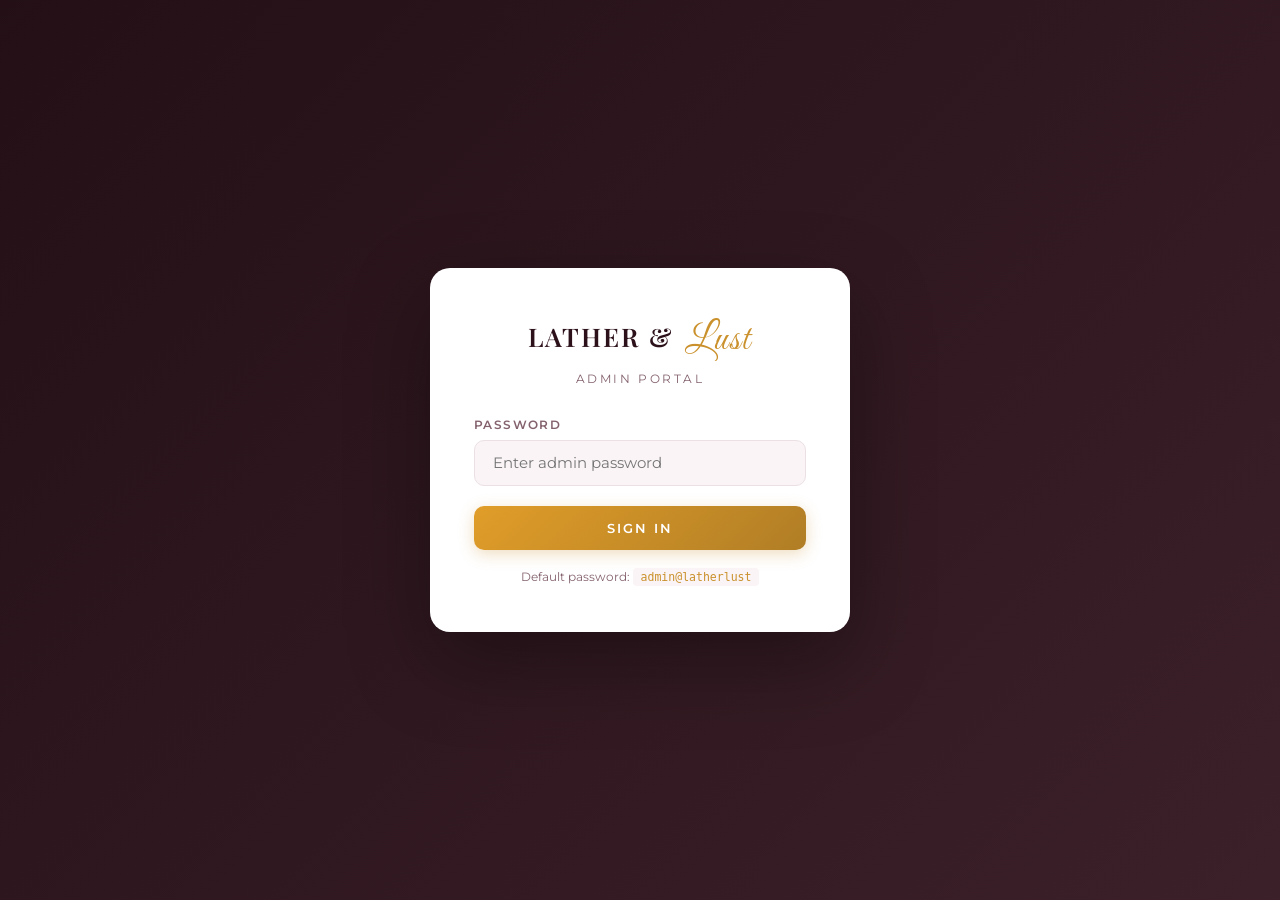
<file: admin.html>
<!DOCTYPE html>
<html lang="en">
<head>
  <meta charset="UTF-8">
  <meta name="viewport" content="width=device-width, initial-scale=1.0">
  <title>Admin Portal | Lather & Lust</title>
  <meta name="robots" content="noindex, nofollow">
  <link rel="icon" type="image/png" href="assets/images/neem_tea_tree.png">
  <link rel="preconnect" href="https://fonts.googleapis.com">
  <link rel="stylesheet" href="https://fonts.googleapis.com/css2?family=Great+Vibes&family=Montserrat:wght@300;400;500;600;700&family=Playfair+Display:ital,wght@0,400;0,500;0,600;1,400&display=swap">
  <link rel="stylesheet" href="admin.css">
</head>
<body>

  <!-- ===================== LOGIN GATE ===================== -->
  <div class="login-overlay" id="login-overlay">
    <div class="login-card">
      <div class="login-brand">
        <div class="login-logo">LATHER & <span>Lust</span></div>
        <p class="login-subtitle">Admin Portal</p>
      </div>
      <form class="login-form" id="login-form" onsubmit="return false;">
        <div class="login-field">
          <label for="admin-pass">Password</label>
          <input type="password" id="admin-pass" placeholder="Enter admin password" autocomplete="current-password">
        </div>
        <div class="login-error" id="login-error">Incorrect password. Please try again.</div>
        <button type="submit" class="btn-login" id="login-btn">Sign In</button>
      </form>
      <p class="login-hint">Default password: <code>admin@latherlust</code></p>
    </div>
  </div>

  <!-- ===================== MAIN ADMIN SHELL ===================== -->
  <div class="admin-shell" id="admin-shell" style="display:none;">

    <!-- Sidebar -->
    <aside class="sidebar" id="sidebar">
      <div class="sidebar-brand">
        <span class="sidebar-logo-text">LATHER & <em>Lust</em></span>
        <span class="sidebar-badge">Admin</span>
      </div>
      <nav class="sidebar-nav">
        <a href="#" class="nav-item active" data-section="dashboard" id="nav-dashboard">
          <span class="nav-icon">📊</span> Dashboard
        </a>
        <a href="#" class="nav-item" data-section="orders" id="nav-orders">
          <span class="nav-icon">📦</span> Orders
          <span class="nav-badge" id="nav-orders-badge" style="display:none;"></span>
        </a>
        <a href="#" class="nav-item" data-section="products" id="nav-products">
          <span class="nav-icon">🧼</span> Products
        </a>
        <a href="#" class="nav-item" data-section="promos" id="nav-promos">
          <span class="nav-icon">🎟️</span> Promo Codes
        </a>
        <a href="#" class="nav-item" data-section="settings" id="nav-settings">
          <span class="nav-icon">⚙️</span> Settings
        </a>
      </nav>
      <div class="sidebar-footer">
        <a href="index.html" target="_blank" class="btn-view-store">🛍️ View Store</a>
        <button class="btn-logout" id="logout-btn">Sign Out</button>
      </div>
    </aside>

    <!-- Mobile Topbar -->
    <div class="mobile-topbar">
      <button class="hamburger-admin" id="sidebar-toggle">☰</button>
      <span class="mobile-brand">L&L Admin</span>
      <button class="btn-logout-mobile" id="logout-btn-mobile">↩</button>
    </div>

    <!-- Main Content Area -->
    <main class="main-content">

      <!-- ===== DASHBOARD SECTION ===== -->
      <section class="admin-section active" id="section-dashboard">
        <div class="section-header">
          <h1>Dashboard</h1>
          <p>Welcome back. Here's your store at a glance.</p>
        </div>

        <div class="stat-grid">
          <div class="stat-card">
            <div class="stat-icon">📦</div>
            <div class="stat-info">
              <div class="stat-value" id="stat-total-orders">0</div>
              <div class="stat-label">Total Orders</div>
            </div>
          </div>
          <div class="stat-card stat-gold">
            <div class="stat-icon">💰</div>
            <div class="stat-info">
              <div class="stat-value" id="stat-revenue">₹0</div>
              <div class="stat-label">Total Revenue</div>
            </div>
          </div>
          <div class="stat-card stat-rose">
            <div class="stat-icon">⏳</div>
            <div class="stat-info">
              <div class="stat-value" id="stat-pending">0</div>
              <div class="stat-label">Pending Orders</div>
            </div>
          </div>
          <div class="stat-card stat-green">
            <div class="stat-icon">🏆</div>
            <div class="stat-info">
              <div class="stat-value" id="stat-top-product">—</div>
              <div class="stat-label">Top Product</div>
            </div>
          </div>
        </div>

        <div class="dashboard-grid">
          <div class="dash-card">
            <h3 class="dash-card-title">📈 Sales by Product</h3>
            <div class="product-bars" id="product-bars">
              <p class="empty-msg">No orders yet.</p>
            </div>
          </div>
          <div class="dash-card">
            <h3 class="dash-card-title">🕐 Recent Orders</h3>
            <div class="recent-orders-list" id="recent-orders-list">
              <p class="empty-msg">No orders yet.</p>
            </div>
          </div>
        </div>
      </section>

      <!-- ===== ORDERS SECTION ===== -->
      <section class="admin-section" id="section-orders">
        <div class="section-header">
          <h1>Orders</h1>
          <div class="section-actions">
            <select class="admin-select" id="orders-filter">
              <option value="all">All Orders</option>
              <option value="Pending">Pending</option>
              <option value="Confirmed">Confirmed</option>
              <option value="Shipped">Shipped</option>
              <option value="Delivered">Delivered</option>
            </select>
            <button class="btn-admin btn-secondary" id="export-csv-btn">📤 Export CSV</button>
            <button class="btn-admin btn-danger" id="clear-orders-btn">🗑 Clear All</button>
          </div>
        </div>
        <div class="table-wrap">
          <table class="admin-table" id="orders-table">
            <thead>
              <tr>
                <th>Order ID</th>
                <th>Date</th>
                <th>Customer</th>
                <th>Phone</th>
                <th>City</th>
                <th>Items</th>
                <th>Total</th>
                <th>Delivery</th>
                <th>Status</th>
                <th>Actions</th>
              </tr>
            </thead>
            <tbody id="orders-table-body">
              <tr><td colspan="10" class="empty-msg">No orders found.</td></tr>
            </tbody>
          </table>
        </div>
      </section>

      <!-- ===== PRODUCTS SECTION ===== -->
      <section class="admin-section" id="section-products">
        <div class="section-header">
          <h1>Products</h1>
          <div class="section-actions">
            <button class="btn-admin btn-primary" id="save-products-btn">💾 Save All Changes</button>
            <button class="btn-admin btn-secondary" id="reset-products-btn">↩ Reset to Defaults</button>
          </div>
        </div>
        <p class="section-note">Changes are saved locally and reflected on the storefront after a page refresh.</p>
        <div class="products-admin-grid" id="products-admin-grid">
          <!-- Rendered by admin.js -->
        </div>
      </section>

      <!-- ===== PROMOS SECTION ===== -->
      <section class="admin-section" id="section-promos">
        <div class="section-header">
          <h1>Promo Codes</h1>
        </div>

        <div class="promo-add-card">
          <h3>Add New Promo Code</h3>
          <div class="promo-add-form">
            <input type="text" id="new-promo-code" class="admin-input" placeholder="E.g. SUMMER25" maxlength="20">
            <input type="number" id="new-promo-discount" class="admin-input" placeholder="Discount %" min="1" max="99">
            <input type="text" id="new-promo-label" class="admin-input" placeholder="E.g. 🌞 Summer Sale — 25% Off!">
            <button class="btn-admin btn-primary" id="add-promo-btn">+ Add Code</button>
          </div>
          <div class="promo-add-error" id="promo-add-error"></div>
        </div>

        <div class="table-wrap">
          <table class="admin-table" id="promos-table">
            <thead>
              <tr>
                <th>Code</th>
                <th>Discount</th>
                <th>Label</th>
                <th>Status</th>
                <th>Actions</th>
              </tr>
            </thead>
            <tbody id="promos-table-body">
              <!-- Rendered by admin.js -->
            </tbody>
          </table>
        </div>
      </section>

      <!-- ===== SETTINGS SECTION ===== -->
      <section class="admin-section" id="section-settings">
        <div class="section-header">
          <h1>Store Settings</h1>
        </div>
        <div class="settings-grid">
          <div class="settings-card">
            <h3>📱 WhatsApp Business</h3>
            <label class="settings-label">WhatsApp Number (with country code)</label>
            <input type="text" id="setting-wa-number" class="admin-input" placeholder="E.g. 919876543210">
            <p class="settings-hint">Do not include + sign. Example: 919876543210</p>
          </div>
          <div class="settings-card">
            <h3>🚀 Free Shipping Threshold</h3>
            <label class="settings-label">Minimum cart value for free express shipping (₹)</label>
            <input type="number" id="setting-free-shipping" class="admin-input" placeholder="E.g. 499" min="0">
          </div>
          <div class="settings-card">
            <h3>🎁 Gift Wrap Cost</h3>
            <label class="settings-label">Additional charge for gift wrapping (₹)</label>
            <input type="number" id="setting-gift-wrap" class="admin-input" placeholder="E.g. 30" min="0">
          </div>
          <div class="settings-card">
            <h3>🔐 Admin Password</h3>
            <label class="settings-label">Change admin portal password</label>
            <input type="password" id="setting-new-password" class="admin-input" placeholder="New password">
            <input type="password" id="setting-confirm-password" class="admin-input" placeholder="Confirm new password" style="margin-top:8px;">
            <div class="settings-hint" id="password-change-msg"></div>
          </div>
        </div>
        <div class="settings-save-row">
          <button class="btn-admin btn-primary" id="save-settings-btn">💾 Save Settings</button>
          <div class="settings-save-msg" id="settings-save-msg"></div>
        </div>
      </section>

    </main>
  </div>

  <!-- Order Detail Modal -->
  <div class="admin-modal-overlay" id="order-detail-modal">
    <div class="admin-modal">
      <button class="admin-modal-close" id="close-order-modal">✕</button>
      <div class="admin-modal-body" id="order-detail-body">
        <!-- Rendered by admin.js -->
      </div>
    </div>
  </div>

  <!-- Confirm Dialog -->
  <div class="admin-modal-overlay" id="confirm-modal">
    <div class="admin-modal admin-modal-sm">
      <h3 id="confirm-title">Are you sure?</h3>
      <p id="confirm-message"></p>
      <div class="confirm-actions">
        <button class="btn-admin btn-danger" id="confirm-yes">Yes, Proceed</button>
        <button class="btn-admin btn-secondary" id="confirm-no">Cancel</button>
      </div>
    </div>
  </div>

  <script src="config.js"></script>
  <script src="admin.js"></script>
</body>
</html>
</file>
<file: style.css>
/* 
  Lather & Lust - Premium Luxury Stylesheet
  Curated Color Tokens, High-end Typography, Glassmorphism, and Fluid Animations
*/

@import url('https://fonts.googleapis.com/css2?family=Great+Vibes&family=Montserrat:ital,wght@0,300;0,400;0,500;0,600;0,700;1,400&family=Playfair+Display:ital,wght@0,400;0,500;0,600;0,700;1,400&display=swap');

:root {
  /* Base Colors - Luxurious Light Rose-Water & Cream Theme */
  --bg-primary: hsl(340, 60%, 98%);      /* Delicate Rosewater Cream */
  --bg-secondary: hsl(340, 40%, 95%);    /* Soft Blush Cream */
  --bg-tertiary: hsl(340, 30%, 91%);     /* Muted Rose-water Dust */
  --text-primary: hsl(340, 45%, 15%);    /* Rich Midnight Velvet Burgundy */
  --text-secondary: hsl(340, 15%, 45%);  /* Elegant Wine Dust */
  --text-light: hsl(0, 0%, 100%);
  
  /* Brand Accents */
  --accent-gold: hsl(38, 65%, 48%);      /* Glowing Rose Gold */
  --accent-gold-light: hsl(38, 70%, 75%);
  --accent-gold-dark: hsl(38, 70%, 35%);
  
  /* Variant Accent Colors (Matching branding variants on light background) */
  --variant-lavender: hsl(264, 40%, 65%);
  --variant-sage: hsl(83, 35%, 45%);
  --variant-rose: hsl(348, 55%, 65%);
  --variant-turmeric: hsl(38, 75%, 50%);
  
  /* Fonts */
  --font-display: 'Playfair Display', Georgia, serif;
  --font-sans: 'Montserrat', system-ui, -apple-system, sans-serif;
  --font-accent: 'Great Vibes', cursive;  /* Elegant Romantic cursive */
  
  /* Shadows & Radius - Soft Warm Shadows instead of Dark Grey */
  --shadow-sm: 0 4px 15px rgba(180, 100, 120, 0.08);
  --shadow-md: 0 10px 30px rgba(180, 100, 120, 0.12);
  --shadow-lg: 0 20px 50px rgba(180, 100, 120, 0.16);
  --shadow-gold: 0 0 20px hsla(38, 65%, 48%, 0.25);
  --shadow-rose: 0 0 20px hsla(348, 65%, 65%, 0.15);
  --radius-sm: 4px;
  --radius-md: 12px;
  --radius-lg: 24px;
  
  /* Layout */
  --header-height: 80px;
  --max-width: 1200px;
  
  /* Transitions */
  --transition-smooth: all 0.4s cubic-bezier(0.25, 1, 0.5, 1);
  --transition-snappy: all 0.2s cubic-bezier(0.25, 0.8, 0.25, 1);
}

/* Base Reset & Globals */
*, *::before, *::after {
  box-sizing: border-box;
  margin: 0;
  padding: 0;
}

html {
  scroll-behavior: smooth;
  overflow-x: hidden;
  /* Prevent elastic over-scroll bounce on iOS at page edges */
  overscroll-behavior-y: auto;
}

body {
  background-color: var(--bg-primary);
  color: var(--text-primary);
  font-family: var(--font-sans);
  font-size: 16px;
  line-height: 1.6;
  -webkit-font-smoothing: antialiased;
  position: relative;
  min-height: 100%;
  /* touch-action: pan-y ensures vertical swipe scroll is never blocked */
  touch-action: pan-y;
}

/* Custom Scrollbar */
::-webkit-scrollbar {
  width: 8px;
}

/* All sections clip horizontal overflow — prevents page-wide bleed
   without blocking vertical touch-scroll (body overflow-x alone
   can block touch-scroll on iOS Safari) */
section, footer, header {
  overflow-x: hidden;
}
::-webkit-scrollbar-track {
  background: var(--bg-primary);
}
::-webkit-scrollbar-thumb {
  background: var(--bg-tertiary);
  border-radius: var(--radius-sm);
}
::-webkit-scrollbar-thumb:hover {
  background: var(--accent-gold);
}

/* Typography */
h1, h2, h3, h4, h5, h6 {
  font-family: var(--font-display);
  font-weight: 500;
  line-height: 1.25;
}

a {
  color: inherit;
  text-decoration: none;
  transition: var(--transition-snappy);
}

button {
  background: none;
  border: none;
  font-family: var(--font-sans);
  cursor: pointer;
  outline: none;
}

img {
  max-width: 100%;
  height: auto;
  display: block;
}

/* Layout Utilities */
.container {
  max-width: var(--max-width);
  margin: 0 auto;
  padding: 0 24px;
}

.section {
  padding: 100px 0;
  position: relative;
}

.text-center { text-align: center; }

/* Dynamic Badge Styling */
.badge {
  display: inline-block;
  padding: 6px 14px;
  border-radius: 50px;
  font-size: 0.75rem;
  font-weight: 600;
  letter-spacing: 0.1em;
  text-transform: uppercase;
  background-color: var(--bg-secondary);
  color: var(--accent-gold-dark);
  border: 1px solid var(--accent-gold-light);
  margin-bottom: 12px;
}

/* Premium Button Styling */
.btn {
  display: inline-flex;
  align-items: center;
  justify-content: center;
  padding: 14px 28px;
  font-size: 0.85rem;
  font-weight: 600;
  letter-spacing: 0.15em;
  text-transform: uppercase;
  border-radius: var(--radius-sm);
  transition: var(--transition-smooth);
  position: relative;
  overflow: hidden;
}

.btn-primary {
  background-color: var(--text-primary);
  color: var(--text-light);
  border: 1px solid var(--text-primary);
}

.btn-primary::after {
  content: '';
  position: absolute;
  top: 50%;
  left: 50%;
  width: 300%;
  height: 300%;
  background: radial-gradient(circle, hsla(38, 55%, 50%, 0.2) 0%, transparent 70%);
  transform: translate(-50%, -50%) scale(0);
  transition: transform 0.6s ease-out;
}

.btn-primary:hover {
  background-color: var(--accent-gold-dark);
  border-color: var(--accent-gold-dark);
  box-shadow: var(--shadow-gold);
  transform: translateY(-2px);
}

.btn-primary:hover::after {
  transform: translate(-50%, -50%) scale(1);
}

.btn-secondary {
  border: 1px solid var(--text-primary);
  color: var(--text-primary);
  background: transparent;
}

.btn-secondary:hover {
  background-color: var(--text-primary);
  color: var(--text-light);
  transform: translateY(-2px);
}

.btn-gold {
  background: linear-gradient(135deg, var(--accent-gold) 0%, var(--accent-gold-dark) 100%);
  color: var(--text-light);
  border: none;
  box-shadow: var(--shadow-gold);
}

.btn-gold:hover {
  transform: translateY(-2px);
  box-shadow: 0 15px 35px -5px hsla(38, 55%, 50%, 0.45);
}

/* Header & Navigation */
.header {
  height: var(--header-height);
  position: fixed;
  top: 0;
  left: 0;
  right: 0;
  z-index: 100;
  background-color: hsla(340, 60%, 98%, 0.85);
  backdrop-filter: blur(15px);
  border-bottom: 1px solid hsla(340, 45%, 15%, 0.08);
  display: flex;
  align-items: center;
  transition: var(--transition-smooth);
}

.header.scrolled {
  height: 70px;
  background-color: hsla(340, 60%, 98%, 0.96);
  box-shadow: var(--shadow-sm);
}

.nav-container {
  width: 100%;
  display: flex;
  align-items: center;
  justify-content: space-between;
}

.logo-text {
  font-family: var(--font-display);
  font-size: 1.8rem;
  font-weight: 700;
  letter-spacing: -0.02em;
  color: var(--text-primary);
  position: relative;
  display: flex;
  align-items: center;
  gap: 8px;
}

.logo-text span {
  font-family: var(--font-accent);
  font-size: 1.35rem;
  font-weight: 400;
  letter-spacing: normal;
  text-transform: none;
  color: var(--accent-gold);
  border-left: none;
  padding-left: 4px;
  margin-top: 2px;
}

.nav-links {
  display: flex;
  gap: 40px;
  list-style: none;
}

.nav-links a {
  font-size: 0.8rem;
  font-weight: 600;
  letter-spacing: 0.15em;
  text-transform: uppercase;
  position: relative;
  color: var(--text-secondary);
}

.nav-links a::after {
  content: '';
  position: absolute;
  bottom: -6px;
  left: 0;
  width: 0;
  height: 1px;
  background-color: var(--accent-gold);
  transition: var(--transition-smooth);
}

.nav-links a:hover {
  color: var(--text-primary);
}

.nav-links a:hover::after {
  width: 100%;
}

.nav-actions {
  display: flex;
  align-items: center;
  gap: 20px;
}

/* Cart Icon Button */
.cart-trigger {
  position: relative;
  padding: 10px;
  color: var(--text-primary);
  transition: var(--transition-smooth);
}

.cart-trigger:hover {
  color: var(--accent-gold);
  transform: scale(1.05);
}

.cart-trigger svg {
  width: 24px;
  height: 24px;
  stroke-width: 1.5;
}

.cart-count {
  position: absolute;
  top: 2px;
  right: 2px;
  background-color: var(--accent-gold);
  color: var(--text-light);
  font-size: 0.65rem;
  font-weight: 700;
  min-width: 18px;
  height: 18px;
  border-radius: 50%;
  display: flex;
  align-items: center;
  justify-content: center;
  padding: 0 4px;
  box-shadow: 0 2px 5px rgba(0,0,0,0.1);
  transition: var(--transition-smooth);
  transform: scale(0);
}

.cart-count.active {
  transform: scale(1);
}

/* Hero Section */
.hero {
  height: 100vh;
  display: flex;
  align-items: center;
  position: relative;
  padding-top: var(--header-height);
  overflow: hidden;
  background: radial-gradient(circle at 70% 30%, hsla(340, 60%, 94%, 0.8) 0%, var(--bg-primary) 80%);
}

#hero-canvas {
  position: absolute;
  top: 0;
  left: 0;
  width: 100%;
  height: 100%;
  z-index: 1;
  pointer-events: auto;
}

.hero .container {
  position: relative;
  z-index: 2;
  width: 100%;
  pointer-events: none; /* Let clicks pass through to canvas bubbles */
}

/* Enable pointer events only for interactive children in hero */
.hero-content, .hero-image-wrap {
  pointer-events: auto;
}

.hero-grid {
  display: grid;
  grid-template-columns: 1.1fr 0.9fr;
  align-items: center;
  gap: 40px;
}

.hero-subtitle {
  font-size: 0.9rem;
  font-weight: 700;
  text-transform: uppercase;
  letter-spacing: 0.3em;
  color: var(--accent-gold);
  margin-bottom: 20px;
  display: flex;
  align-items: center;
  gap: 10px;
  animation: fadeInUp 0.8s ease-out;
}

.hero-subtitle::before {
  content: '';
  width: 30px;
  height: 1px;
  background-color: var(--accent-gold);
}

.hero-title {
  font-size: clamp(3rem, 5vw, 4.5rem);
  font-weight: 400;
  line-height: 1.25; /* Increased from 1.1 – prevents Great Vibes cursive span from clipping */
  margin-bottom: 24px;
  color: var(--text-primary);
  animation: fadeInUp 1s ease-out 0.2s;
  animation-fill-mode: both;
}

.hero-title span {
  font-style: italic;
  color: var(--accent-gold);
  display: inline-block; /* Ensures line-height applies properly to the cursive element */
}

.hero-description {
  font-size: 1.1rem;
  color: var(--text-secondary);
  margin-bottom: 40px;
  max-width: 500px;
  animation: fadeInUp 1s ease-out 0.4s;
  animation-fill-mode: both;
}

.hero-cta {
  display: flex;
  gap: 16px;
  animation: fadeInUp 1s ease-out 0.6s;
  animation-fill-mode: both;
}

/* Hero Showcase Image */
.hero-image-wrap {
  position: relative;
  display: flex;
  justify-content: center;
  align-items: center;
  animation: fadeInRight 1.2s cubic-bezier(0.25, 1, 0.5, 1) 0.3s;
  animation-fill-mode: both;
}

.hero-image-backdrop {
  position: absolute;
  width: 90%;
  height: 90%;
  border-radius: 40% 60% 70% 30% / 40% 50% 60% 50%;
  background: linear-gradient(135deg, hsla(38, 55%, 50%, 0.15) 0%, hsla(264, 24%, 73%, 0.1) 100%);
  z-index: 1;
  animation: morphBackground 15s ease-in-out infinite alternate;
}

.hero-main-img {
  width: 80%;
  object-fit: cover;
  border-radius: var(--radius-lg);
  box-shadow: var(--shadow-lg);
  z-index: 2;
  transform: rotate(-3deg);
  transition: var(--transition-smooth);
}

.hero-image-wrap:hover .hero-main-img {
  transform: rotate(0deg) scale(1.03);
}

/* Interactive Floating Tag */
.floating-tag {
  position: absolute;
  bottom: 10%;
  left: 0;
  background-color: rgba(255, 255, 255, 0.85);
  backdrop-filter: blur(10px);
  padding: 16px 24px;
  border-radius: var(--radius-md);
  box-shadow: var(--shadow-md);
  z-index: 3;
  display: flex;
  align-items: center;
  gap: 16px;
  border: 1px solid rgba(255,255,255,0.5);
  animation: floatEffect 6s ease-in-out infinite;
}

.floating-tag-icon {
  font-size: 1.5rem;
  background: var(--bg-primary);
  width: 45px;
  height: 45px;
  border-radius: 50%;
  display: flex;
  align-items: center;
  justify-content: center;
  box-shadow: var(--shadow-sm);
}

.floating-tag-text h4 {
  font-size: 0.9rem;
  font-weight: 700;
}
.floating-tag-text p {
  font-size: 0.75rem;
  color: var(--text-secondary);
}

/* Scroll Down Indicator */
.scroll-down {
  position: absolute;
  bottom: 40px;
  left: 50%;
  transform: translateX(-50%);
  z-index: 2;
  color: var(--text-secondary);
  display: flex;
  flex-direction: column;
  align-items: center;
  gap: 8px;
  font-size: 0.7rem;
  font-weight: 700;
  letter-spacing: 0.25em;
  text-transform: uppercase;
}

.scroll-line {
  width: 1px;
  height: 50px;
  background: linear-gradient(to bottom, var(--text-secondary) 50%, transparent 100%);
  animation: scrollLineAnim 2s infinite;
}

/* Section Styling */
.section-subtitle {
  font-size: 0.8rem;
  font-weight: 700;
  letter-spacing: 0.25em;
  text-transform: uppercase;
  color: var(--accent-gold);
  margin-bottom: 12px;
}

.section-title {
  font-size: 2.8rem;
  font-weight: 400;
  margin-bottom: 16px;
  color: var(--text-primary);
}

.section-title span {
  font-style: italic;
  color: var(--accent-gold);
}

.section-desc {
  max-width: 600px;
  margin: 0 auto 60px auto;
  color: var(--text-secondary);
  font-size: 1.05rem;
}

/* Brand Promise section */
.promises-grid {
  display: grid;
  grid-template-columns: repeat(auto-fit, minmax(240px, 1fr));
  gap: 30px;
  margin-top: 40px;
}

.promise-card {
  background-color: var(--bg-secondary);
  border: 1px solid hsla(340, 45%, 15%, 0.1); /* Fixed: was rgba(31,28,24,0.03) – nearly invisible */
  padding: 40px 30px;
  border-radius: var(--radius-md);
  text-align: center;
  transition: var(--transition-smooth);
}

.promise-card:hover {
  background-color: var(--text-light);
  transform: translateY(-8px);
  box-shadow: var(--shadow-md);
  border-color: hsla(340, 45%, 15%, 0.06);
}

.promise-icon {
  font-size: 2.5rem;
  margin-bottom: 24px;
  display: inline-flex;
  align-items: center;
  justify-content: center;
  width: 70px;
  height: 70px;
  background: var(--bg-primary);
  border-radius: 50%;
  box-shadow: var(--shadow-sm);
  transition: var(--transition-smooth);
}

.promise-card:hover .promise-icon {
  background: var(--bg-secondary);
  transform: scale(1.1);
}

.promise-title {
  font-size: 1.15rem;
  font-weight: 600;
  margin-bottom: 12px;
}

.promise-desc {
  font-size: 0.9rem;
  color: var(--text-secondary);
}

/* Product Section & Catalog */
.products-filter {
  display: flex;
  justify-content: center;
  gap: 12px;
  margin-bottom: 50px;
  flex-wrap: wrap;
}

.filter-btn {
  padding: 10px 24px;
  border-radius: 50px;
  font-size: 0.8rem;
  font-weight: 600;
  letter-spacing: 0.1em;
  text-transform: uppercase;
  background-color: var(--bg-secondary);
  color: var(--text-secondary);
  border: 1px solid transparent;
  transition: var(--transition-smooth);
}

.filter-btn:hover {
  background-color: var(--text-primary);
  color: var(--text-light);
}

.filter-btn.active {
  background-color: var(--accent-gold-dark);
  color: var(--text-light);
  box-shadow: var(--shadow-gold);
}

.products-grid {
  display: grid;
  grid-template-columns: repeat(auto-fit, minmax(min(320px, 100%), 1fr)); /* Fixed: pure 320px causes overflow on phones <320px */
  gap: 40px;
}

/* Soap Card Design */
.product-card {
  background: hsla(0, 0%, 100%, 0.75);
  backdrop-filter: blur(10px);
  border-radius: var(--radius-lg);
  overflow: hidden;
  box-shadow: var(--shadow-sm);
  transition: var(--transition-smooth);
  display: flex;
  flex-direction: column;
  position: relative;
  border: 1px solid hsla(340, 45%, 15%, 0.08);
}

.product-card:hover {
  transform: translateY(-12px);
  box-shadow: 0 15px 40px -10px hsla(348, 65%, 55%, 0.15), 0 10px 20px -10px hsla(38, 65%, 48%, 0.2);
  border-color: hsla(38, 65%, 48%, 0.25);
}

/* Color thematic glow on hover */
.product-card::before {
  content: '';
  position: absolute;
  top: 0;
  left: 0;
  right: 0;
  height: 4px;
  background: var(--card-theme, var(--accent-gold));
  transition: var(--transition-smooth);
}

.product-image-container {
  height: 320px;
  background: radial-gradient(circle, hsla(0, 0%, 100%, 0.95) 0%, hsla(340, 40%, 94%, 0.85) 100%);
  position: relative;
  overflow: hidden;
  display: flex;
  align-items: center;
  justify-content: center;
  padding: 30px;
}

.product-img {
  width: 85%;
  height: 85%;
  object-fit: contain;
  transition: var(--transition-smooth);
}

.product-card:hover .product-img {
  transform: scale(1.08) rotate(2deg);
}

.product-card-badge {
  position: absolute;
  top: 20px;
  left: 20px;
  background-color: rgba(255,255,255,0.9);
  backdrop-filter: blur(5px);
  padding: 6px 14px;
  border-radius: 50px;
  font-size: 0.65rem;
  font-weight: 700;
  letter-spacing: 0.1em;
  text-transform: uppercase;
  color: var(--text-primary);
  border-left: 3px solid var(--card-theme, var(--accent-gold));
  box-shadow: var(--shadow-sm);
  z-index: 10;
}

.product-quickview-btn {
  position: absolute;
  bottom: 20px;
  right: 20px;
  width: 45px;
  height: 45px;
  background-color: var(--text-light);
  border-radius: 50%;
  display: flex;
  align-items: center;
  justify-content: center;
  box-shadow: var(--shadow-sm);
  opacity: 0;
  transform: translateY(10px);
  transition: var(--transition-smooth);
  z-index: 10;
  color: var(--text-primary);
}

.product-quickview-btn svg {
  width: 20px;
  height: 20px;
  stroke-width: 1.5;
}

.product-quickview-btn:hover {
  background-color: var(--text-primary);
  color: var(--text-light);
  transform: scale(1.1) translateY(0);
}

.product-card:hover .product-quickview-btn {
  opacity: 1;
  transform: translateY(0);
}

.product-info {
  padding: 30px;
  display: flex;
  flex-direction: column;
  flex-grow: 1;
}

.product-meta {
  display: flex;
  justify-content: space-between;
  align-items: center;
  margin-bottom: 8px;
}

.product-weight {
  font-size: 0.75rem;
  font-weight: 600;
  color: var(--text-secondary);
  letter-spacing: 0.05em;
  background-color: hsla(24, 20%, 15%, 0.05);
  padding: 2px 8px;
  border-radius: 4px;
}

.product-card-title {
  font-size: 1.6rem;
  font-weight: 500;
  margin-bottom: 6px;
  color: var(--text-primary);
}

.product-tagline {
  font-size: 0.85rem;
  font-weight: 500;
  color: var(--text-secondary);
  margin-bottom: 16px;
  font-style: italic;
}

.product-desc-brief {
  font-size: 0.88rem;
  color: var(--text-secondary);
  margin-bottom: 24px;
  line-height: 1.5;
  flex-grow: 1;
}

.product-pricing {
  display: flex;
  justify-content: space-between;
  align-items: center;
  margin-top: auto;
  border-top: 1px solid hsla(24, 20%, 15%, 0.06);
  padding-top: 20px;
}

.product-price {
  font-family: var(--font-sans);
  font-size: 1.4rem;
  font-weight: 700;
  color: var(--text-primary);
}

.product-price span {
  font-size: 0.9rem;
  color: var(--text-secondary);
  font-weight: 400;
}

.btn-add-cart {
  padding: 10px 18px;
  font-size: 0.75rem;
  letter-spacing: 0.1em;
  border-radius: var(--radius-sm);
  background-color: var(--text-primary);
  color: var(--text-light);
  border: 1px solid var(--text-primary);
  display: flex;
  align-items: center;
  gap: 8px;
  transition: var(--transition-smooth);
}

.btn-add-cart svg {
  width: 16px;
  height: 16px;
  stroke-width: 2;
}

.btn-add-cart:hover {
  background-color: var(--accent-gold);
  border-color: var(--accent-gold);
  box-shadow: var(--shadow-gold);
  transform: translateY(-2px);
}

/* WhatsApp Share Button on Product Cards */
.btn-share-wa {
  display: flex;
  align-items: center;
  justify-content: center;
  gap: 6px;
  width: 100%;
  margin-top: 8px;
  padding: 7px 14px;
  font-size: 0.7rem;
  font-weight: 700;
  letter-spacing: 0.08em;
  color: #25D366;
  border: 1px solid hsla(142, 71%, 45%, 0.35);
  border-radius: var(--radius-sm);
  background: hsla(142, 71%, 45%, 0.06);
  cursor: pointer;
  text-decoration: none;
  transition: var(--transition-snappy);
}

.btn-share-wa:hover {
  background: #25D366;
  color: white;
  border-color: #25D366;
}



/* ============================================================
   ULTRA-PREMIUM CART DRAWER REDESIGN
   ============================================================ */

/* Glassmorphism Tinted Backdrop Overlay */
.cart-drawer-overlay {
  position: fixed;
  top: 0;
  left: 0;
  right: 0;
  bottom: 0;
  background-color: rgba(28, 20, 22, 0.4);
  backdrop-filter: blur(8px);
  -webkit-backdrop-filter: blur(8px);
  z-index: 200;
  opacity: 0;
  visibility: hidden;
  transition: var(--transition-smooth);
}

.cart-drawer-overlay.open {
  opacity: 1;
  visibility: visible;
}

/* Premium Side-panel Drawer Container */
.cart-drawer {
  position: fixed;
  top: 0;
  right: -450px;
  width: 100%;
  max-width: 450px;
  height: 100%;
  height: 100dvh; /* dynamic viewport height */
  background: linear-gradient(to bottom, hsl(340, 60%, 99%), hsl(340, 40%, 97%));
  box-shadow: -15px 0 45px rgba(100, 30, 50, 0.08);
  border-radius: 24px 0 0 24px;
  z-index: 201;
  display: flex;
  flex-direction: column;
  transition: var(--transition-smooth);
  will-change: transform;
  overscroll-behavior: contain;
}

.cart-drawer.open {
  right: 0;
}

/* Tactile Indicator for Mobile Drag-Sheet */
.cart-drag-handle {
  display: none;
  width: 40px;
  height: 5px;
  background-color: hsla(340, 30%, 80%, 0.6);
  border-radius: 100px;
  margin: 10px auto 0 auto;
  flex-shrink: 0;
}

/* Luxury Branded Header */
.cart-header {
  padding: 22px 24px 18px 24px;
  background: linear-gradient(135deg, hsl(340, 60%, 99%) 0%, hsl(340, 50%, 95%) 100%);
  display: flex;
  align-items: center;
  justify-content: space-between;
  flex-shrink: 0;
  position: relative;
  border-bottom: 1px solid hsla(340, 30%, 88%, 0.6);
  box-shadow: 0 2px 12px rgba(100, 30, 50, 0.03);
}

.cart-header-title-wrap {
  display: flex;
  flex-direction: column;
  gap: 2px;
}

.cart-header h2 {
  font-family: var(--font-display);
  font-size: 1.45rem;
  font-weight: 400;
  font-style: italic;
  color: var(--text-primary);
  letter-spacing: 0.02em;
  display: flex;
  align-items: center;
  gap: 8px;
}

.cart-header h2::before {
  content: ''; /* Removed emoji for ultra-luxury look */
}

.cart-cursive-title {
  font-family: var(--font-accent);
  font-size: 2.5rem;
  font-weight: normal;
  font-style: normal;
  text-transform: none;
  color: var(--accent-gold);
  margin-left: 6px;
  display: inline-block;
  vertical-align: middle;
  margin-top: -6px;
  text-shadow: 0 1px 1px rgba(0, 0, 0, 0.02);
}

.cart-header-subtitle {
  font-family: var(--font-sans);
  font-size: 0.64rem;
  font-weight: 500;
  color: var(--text-secondary);
  letter-spacing: 0.22em; /* Elite wide letter spacing */
  text-transform: uppercase;
  margin-top: 4px;
}

.btn-close-cart {
  width: 36px;
  height: 36px;
  border-radius: 50%;
  background: hsla(340, 20%, 30%, 0.06);
  border: 1px solid hsla(340, 20%, 30%, 0.12);
  display: flex;
  align-items: center;
  justify-content: center;
  color: hsl(340, 45%, 20%);
  cursor: pointer;
  transition: var(--transition-smooth);
  flex-shrink: 0;
  box-shadow: 0 2px 6px rgba(100, 30, 50, 0.04);
}

.btn-close-cart:hover {
  background: hsl(340, 45%, 15%);
  border-color: hsl(340, 45%, 15%);
  color: white;
  transform: rotate(90deg) scale(1.05);
  box-shadow: 0 4px 12px rgba(100, 30, 50, 0.15);
}

.btn-close-cart svg {
  width: 16px;
  height: 16px;
  stroke-width: 2.5;
}

/* Elegant Free Shipping Progress Bar */
.shipping-bar-wrap {
  padding: 12px 24px;
  background: hsl(340, 50%, 98%);
  border-bottom: 1px solid hsla(340, 45%, 15%, 0.05);
  flex-shrink: 0;
}

.shipping-bar-msg {
  font-family: var(--font-sans);
  font-size: 0.72rem;
  font-weight: 500;
  color: var(--text-secondary);
  letter-spacing: 0.06em;
  margin-bottom: 8px;
  text-align: center;
  line-height: 1.5;
  text-transform: uppercase;
}

.shipping-bar-msg strong {
  font-family: var(--font-display);
  font-weight: 600;
  font-style: italic;
  text-transform: none;
  color: var(--accent-gold-dark);
  font-size: 0.8rem;
  letter-spacing: 0.02em;
  padding: 0 2px;
}

.shipping-bar-msg.unlocked {
  color: hsl(140, 55%, 35%);
  font-weight: 600;
}

.shipping-bar-track {
  height: 6px;
  background-color: var(--bg-tertiary);
  border-radius: 100px;
  overflow: visible;
  position: relative;
}

.shipping-bar-fill {
  height: 100%;
  background: linear-gradient(90deg, var(--accent-gold-light) 0%, var(--accent-gold) 50%, hsl(340, 60%, 65%) 100%);
  border-radius: 100px;
  position: relative;
  transition: width 0.6s cubic-bezier(0.25, 1, 0.5, 1);
  box-shadow: 0 2px 6px hsla(38, 65%, 48%, 0.3);
}

.shipping-bar-fill::after {
  content: '🎁';
  position: absolute;
  right: -10px;
  top: -7px;
  font-size: 13px;
  animation: pulseGift 1.8s ease-in-out infinite;
  transform-origin: center;
}

@keyframes pulseGift {
  0% { transform: scale(1); }
  50% { transform: scale(1.25) rotate(10deg); }
  100% { transform: scale(1); }
}

/* Cart Scrollable Items Area */
.cart-items {
  flex: 1 1 0;
  min-height: 120px;
  overflow-y: auto;
  overflow-x: hidden;
  -webkit-overflow-scrolling: touch;
  overscroll-behavior-y: contain;
  padding: 16px 20px;
  display: flex;
  flex-direction: column;
  gap: 12px;
  background: hsla(340, 50%, 98%, 0.5);
}

.cart-empty-message {
  display: flex;
  flex-direction: column;
  align-items: center;
  justify-content: center;
  height: 100%;
  text-align: center;
  padding: 40px 24px;
  color: var(--text-secondary);
}

.cart-empty-message h3 {
  font-family: var(--font-display) !important;
  font-size: 1.25rem !important;
  font-weight: 500 !important;
  color: var(--text-primary) !important;
  margin-bottom: 8px !important;
  letter-spacing: 0.01em !important;
}

.cart-empty-message p {
  font-family: var(--font-sans) !important;
  font-size: 0.78rem !important;
  font-weight: 400 !important;
  color: var(--text-secondary) !important;
  line-height: 1.6 !important;
  letter-spacing: 0.03em !important;
  max-width: 260px;
  margin: 0 auto !important;
}

.cart-empty-icon {
  font-size: 3.5rem;
  margin-bottom: 16px;
  animation: floatIcon 6s ease-in-out infinite;
}

@keyframes floatIcon {
  0%, 100% { transform: translateY(0) rotate(0deg); }
  50% { transform: translateY(-8px) rotate(5deg); }
}

/* Individual Cart Card Items */
.cart-item {
  display: flex;
  gap: 14px;
  background: white;
  border-radius: 16px;
  padding: 14px;
  border: 1px solid hsla(340, 40%, 92%, 0.75);
  box-shadow: 0 4px 18px rgba(180, 100, 120, 0.05);
  position: relative;
  transition: var(--transition-smooth);
  animation: cardFadeIn 0.35s cubic-bezier(0.25, 1, 0.5, 1);
}

.cart-item:hover {
  transform: translateY(-2px);
  box-shadow: 0 8px 24px rgba(180, 100, 120, 0.09);
  border-color: hsla(38, 65%, 48%, 0.25);
}

@keyframes cardFadeIn {
  from { opacity: 0; transform: translateY(10px); }
  to { opacity: 1; transform: translateY(0); }
}

.cart-item-img-container {
  width: 82px;
  height: 82px;
  flex-shrink: 0;
  background: linear-gradient(135deg, hsl(340, 40%, 98%) 0%, hsl(340, 30%, 94%) 100%);
  border-radius: 12px;
  display: flex;
  align-items: center;
  justify-content: center;
  padding: 6px;
  border: 1px solid hsla(340, 35%, 88%, 0.8);
  overflow: hidden;
  position: relative;
}

.cart-item-img {
  max-width: 100%;
  max-height: 100%;
  object-fit: contain;
  transition: transform 0.4s ease;
}

.cart-item:hover .cart-item-img {
  transform: scale(1.08);
}

.cart-item-details {
  flex-grow: 1;
  min-width: 0;
  display: flex;
  flex-direction: column;
  justify-content: space-between;
  padding-right: 18px;
}

.cart-item-title {
  font-family: var(--font-display);
  font-size: 1.05rem;
  font-weight: 500; /* Refined weight for elegant serif */
  color: var(--text-primary);
  line-height: 1.3;
  margin-bottom: 4px;
  letter-spacing: 0.01em;
  word-wrap: break-word;
}

.cart-item-meta {
  font-family: var(--font-sans);
  font-size: 0.6rem;
  color: var(--text-secondary);
  letter-spacing: 0.15em; /* Apothecary style spacing */
  text-transform: uppercase;
  font-weight: 500;
  display: inline-block;
  border-bottom: 1px solid hsla(340, 20%, 30%, 0.08);
  padding-bottom: 2px;
  margin-bottom: 4px;
}

.cart-item-bottom {
  display: flex;
  align-items: center;
  justify-content: space-between;
  margin-top: 6px;
}

.cart-item-price {
  font-family: var(--font-display);
  font-weight: 600;
  font-size: 1.15rem; /* Slightly larger, classic boutique price */
  color: var(--text-primary);
  letter-spacing: 0.01em;
}

/* Elegant Pill Quantity Stepper */
.cart-item-quantity-control {
  display: flex;
  align-items: center;
  background: hsl(340, 40%, 96%);
  border: 1px solid hsla(340, 30%, 88%, 0.7);
  border-radius: 100px;
  padding: 2px;
  gap: 2px;
}

.btn-qty {
  width: 26px;
  height: 26px;
  font-size: 0.95rem;
  font-weight: 700;
  border-radius: 50%;
  border: none;
  background: transparent;
  color: var(--text-primary);
  display: flex;
  align-items: center;
  justify-content: center;
  cursor: pointer;
  transition: var(--transition-snappy);
}

.btn-qty:hover {
  background-color: var(--text-primary);
  color: white;
}

.qty-val {
  font-family: var(--font-sans);
  font-size: 0.78rem;
  font-weight: 600;
  min-width: 22px;
  text-align: center;
  color: var(--text-primary);
  letter-spacing: -0.01em;
}

/* Card Delete/Trash Button */
.btn-remove-item {
  position: absolute;
  top: 12px;
  right: 12px;
  width: 24px;
  height: 24px;
  border-radius: 50%;
  background: hsla(340, 25%, 90%, 0.6);
  border: none;
  display: flex;
  align-items: center;
  justify-content: center;
  color: var(--text-secondary);
  cursor: pointer;
  transition: var(--transition-snappy);
}

.btn-remove-item:hover {
  background: hsl(0, 70%, 55%);
  color: white;
  transform: scale(1.1);
}

.btn-remove-item svg {
  width: 13px;
  height: 13px;
  stroke-width: 2.5;
}

/* Cart Footer Panel & Subtotal Summary */
.cart-footer {
  padding: 12px 24px 14px 24px; /* Tightened padding to reduce vertical height */
  padding-bottom: max(14px, env(safe-area-inset-bottom));
  background: white;
  border-top: 1px solid hsla(340, 35%, 90%, 0.8);
  box-shadow: 0 -8px 30px rgba(100, 30, 50, 0.05);
  flex-shrink: 0;
}

.cart-summary-row {
  display: flex;
  justify-content: space-between;
  align-items: baseline; /* Align bottom baselines perfectly */
  margin-top: 4px; /* Balanced spacing */
  margin-bottom: 4px; /* Balanced spacing */
}

.cart-summary-label {
  font-family: var(--font-sans);
  font-size: 0.68rem; /* Slightly cleaner */
  font-weight: 500;
  color: var(--text-secondary);
  text-transform: uppercase;
  letter-spacing: 0.18em; /* Premium luxury spacing */
}

.cart-summary-value {
  font-family: var(--font-sans); /* Use Montserrat for perfectly aligned numbers & Rupee symbol */
  font-size: 1.25rem; /* Balanced size, not overly huge */
  font-weight: 600;
  color: var(--text-primary);
  letter-spacing: -0.01em;
  line-height: 1.1; /* Tight line height to prevent blowup */
}

/* Elegant Expandable Promo Area */
.promo-section {
  margin-bottom: 6px; /* Reduced vertical footprint */
  border-bottom: 1px dashed hsla(340, 35%, 90%, 0.8);
  padding-bottom: 6px; /* Tightened padding */
}

.promo-toggle-btn {
  width: 100%;
  display: flex;
  align-items: center;
  justify-content: space-between;
  background: transparent;
  border: none;
  color: var(--text-secondary);
  font-family: var(--font-sans);
  font-size: 0.7rem;
  font-weight: 600;
  letter-spacing: 0.15em;
  text-transform: uppercase;
  cursor: pointer;
  padding: 6px 0;
  transition: var(--transition-smooth);
}

.promo-toggle-btn:hover {
  color: var(--accent-gold-dark);
}

.promo-toggle-icon {
  transition: transform 0.3s cubic-bezier(0.25, 1, 0.5, 1);
  color: var(--text-secondary);
}

.promo-toggle-btn.open .promo-toggle-icon {
  transform: rotate(180deg);
  color: var(--accent-gold);
}

.promo-drawer {
  max-height: 0;
  overflow: hidden;
  transition: max-height 0.35s cubic-bezier(0.25, 1, 0.5, 1), margin-top 0.3s ease;
  margin-top: 0;
}

.promo-drawer.open {
  max-height: 100px;
  margin-top: 8px;
}

.promo-row {
  display: flex;
  gap: 8px;
  margin-bottom: 4px;
}

.promo-input {
  flex-grow: 1;
  padding: 10px 14px;
  font-family: var(--font-sans);
  font-size: 0.82rem;
  font-weight: 600;
  color: var(--text-primary);
  border: 1px solid var(--bg-tertiary);
  background: var(--bg-primary);
  border-radius: 100px;
  outline: none;
  transition: var(--transition-snappy);
  text-transform: uppercase;
}

.promo-input:focus {
  border-color: var(--accent-gold);
  box-shadow: 0 0 0 2px hsla(38, 65%, 48%, 0.15);
}

.promo-input.success {
  border-color: hsl(140, 55%, 45%);
  background: hsl(140, 30%, 98%);
}

.promo-input.error {
  border-color: hsl(0, 60%, 55%);
  background: hsl(0, 30%, 99%);
}

.btn-apply-promo {
  padding: 10px 20px;
  font-family: var(--font-sans);
  font-size: 0.75rem;
  font-weight: 700;
  letter-spacing: 0.08em;
  text-transform: uppercase;
  background: var(--text-primary);
  color: white;
  border: none;
  border-radius: 100px;
  cursor: pointer;
  transition: var(--transition-snappy);
}

.btn-apply-promo:hover {
  background-color: var(--accent-gold-dark);
  box-shadow: var(--shadow-gold);
}

.promo-status {
  font-size: 0.72rem;
  font-weight: 600;
  min-height: 14px;
  margin-top: 4px;
}

.promo-status.success { color: hsl(140, 55%, 35%); }
.promo-status.error { color: hsl(0, 60%, 50%); }

/* Ultra-Premium Checkout Call To Action */
.btn-checkout {
  width: 100%;
  margin-top: 6px; /* Significantly reduced margin from 12px */
  padding: 13px 24px; /* Reduced padding from 16px to save vertical space */
  display: flex;
  align-items: center;
  justify-content: center;
  gap: 10px;
  font-family: var(--font-sans);
  font-size: 0.78rem;
  font-weight: 600;
  letter-spacing: 0.18em;
  text-transform: uppercase;
  border-radius: 100px;
  background: linear-gradient(135deg, hsl(38, 75%, 52%) 0%, hsl(38, 65%, 44%) 100%);
  color: white;
  border: 1px solid hsla(38, 70%, 80%, 0.35);
  cursor: pointer;
  box-shadow: 0 6px 20px hsla(38, 65%, 48%, 0.25);
  transition: all 0.3s cubic-bezier(0.25, 0.8, 0.25, 1);
  position: relative;
  overflow: hidden;
  outline: none;
  text-shadow: 0 1px 2px rgba(40, 20, 0, 0.15);
}

.btn-checkout::after {
  content: '';
  position: absolute;
  top: 0;
  left: -100%;
  width: 50%;
  height: 100%;
  background: linear-gradient(to right, transparent, rgba(255, 255, 255, 0.25), transparent);
  transform: skewX(-25deg);
  transition: none;
}

.btn-checkout:hover::after {
  left: 150%;
  transition: left 0.8s ease-in-out;
}

.btn-checkout:hover {
  background: linear-gradient(135deg, hsl(38, 80%, 58%) 0%, hsl(38, 70%, 48%) 100%);
  transform: translateY(-2px);
  box-shadow: 0 10px 24px hsla(38, 65%, 48%, 0.35);
  border-color: hsl(38, 70%, 85%);
}

.btn-checkout:active {
  transform: translateY(0);
  box-shadow: 0 4px 12px hsla(38, 65%, 48%, 0.15);
}

.btn-checkout-arrow {
  width: 16px;
  height: 16px;
  stroke-width: 2.5;
  flex-shrink: 0;
  transition: transform 0.3s cubic-bezier(0.25, 1, 0.5, 1);
}

.btn-checkout:hover .btn-checkout-arrow {
  transform: translateX(4px);
}

/* Verified Secure Strip badge */
.cart-secure-badge {
  display: flex;
  align-items: center;
  justify-content: center;
  gap: 6px;
  margin-top: 14px;
  color: var(--text-secondary);
  font-family: var(--font-sans);
  font-size: 0.6rem;
  font-weight: 400;
  letter-spacing: 0.08em;
  text-transform: uppercase;
  opacity: 0.85;
}


/* Interactive Quick View Modal */
.modal-overlay {
  position: fixed;
  top: 0;
  left: 0;
  right: 0;
  bottom: 0;
  background-color: rgba(31, 28, 24, 0.4);
  backdrop-filter: blur(5px);
  -webkit-backdrop-filter: blur(5px);
  z-index: 210;
  opacity: 0;
  visibility: hidden;
  transition: var(--transition-smooth);
  /* Layout: align to top so tall modals scroll naturally on small phones */
  display: flex;
  align-items: flex-start;
  justify-content: center;
  padding: 20px;
  overflow-y: auto;                  /* CRITICAL: lets modal scroll on tiny screens */
  -webkit-overflow-scrolling: touch; /* iOS momentum scroll */
  overscroll-behavior: contain;      /* don't pass scroll to page behind */
  /* Safe area for iPhone notch & home bar */
  padding-top: max(20px, env(safe-area-inset-top));
  padding-bottom: max(20px, env(safe-area-inset-bottom));
}

.modal-overlay.open {
  opacity: 1;
  visibility: visible;
}

.modal-container {
  width: 100%;
  max-width: 850px;
  background-color: var(--bg-primary);
  border-radius: var(--radius-lg);
  box-shadow: var(--shadow-lg);
  overflow: hidden;
  position: relative;
  /* margin:auto centers inside flex overlay when content is shorter than screen */
  margin: auto;
  transform: scale(0.95) translateY(10px);
  opacity: 0;
  transition: var(--transition-smooth);
  will-change: transform, opacity;
}

.modal-overlay.open .modal-container {
  transform: scale(1) translateY(0);
  opacity: 1;
}


.btn-close-modal {
  position: absolute;
  top: 20px;
  right: 20px;
  z-index: 10;
  width: 40px;
  height: 40px;
  background-color: rgba(255,255,255,0.8);
  backdrop-filter: blur(5px);
  border-radius: 50%;
  display: flex;
  align-items: center;
  justify-content: center;
  box-shadow: var(--shadow-sm);
  color: var(--text-primary);
  transition: var(--transition-smooth);
}

.btn-close-modal:hover {
  transform: rotate(90deg);
  background-color: var(--text-primary);
  color: var(--text-light);
}

.modal-grid {
  display: grid;
  grid-template-columns: 0.95fr 1.05fr;
  align-items: stretch;
}

.modal-image-panel {
  background: radial-gradient(circle, hsla(0, 0%, 100%, 0.95) 0%, hsla(340, 40%, 94%, 0.85) 100%);
  display: flex;
  align-items: center;
  justify-content: center;
  padding: 40px;
  position: relative;
}

.modal-product-img {
  max-width: 85%;
  max-height: 380px;
  object-fit: contain;
  filter: drop-shadow(0 15px 25px rgba(0,0,0,0.06));
}

.modal-content-panel {
  padding: 40px 36px;
  overflow-y: auto;
  -webkit-overflow-scrolling: touch;
  overscroll-behavior-y: contain;
  max-height: 80vh;
  max-height: 80dvh;
}

.modal-title {
  font-size: 2.2rem;
  font-weight: 500;
  margin-bottom: 6px;
}

.modal-tagline {
  font-size: 0.95rem;
  font-style: italic;
  color: var(--text-secondary);
  margin-bottom: 20px;
}

.modal-description {
  font-size: 0.92rem;
  color: var(--text-secondary);
  margin-bottom: 24px;
}

.modal-ingredients-wrap {
  margin-bottom: 30px;
}

.modal-subtitle {
  font-size: 0.8rem;
  font-weight: 700;
  letter-spacing: 0.1em;
  text-transform: uppercase;
  color: var(--accent-gold-dark);
  margin-bottom: 10px;
}

.ingredients-list {
  display: flex;
  flex-wrap: wrap;
  gap: 8px;
}

.ingredient-tag {
  font-size: 0.75rem;
  background-color: var(--bg-secondary);
  padding: 4px 10px;
  border-radius: 4px;
  border: 1px solid hsla(340, 45%, 15%, 0.12); /* Fixed: was rgba(31,28,24,0.05) – invisible */
}

/* ==========================================================
   Responsive Cursive Accent Typography & Checkout Wrapper
   Moved from HTML inline styles for media query control
   ========================================================== */

/* Hero subtitle cursive badge ("Midnight Romance") */
.hero-cursive-badge {
  font-family: var(--font-accent);
  text-transform: none;
  font-size: 1.8rem;
  font-weight: normal;
  color: var(--accent-gold);
  margin-left: 5px;
  display: inline-block;
  line-height: 1;
}

/* Hero title & section title cursive heading spans */
.hero-cursive-heading,
.section-cursive-heading {
  font-family: var(--font-accent);
  text-transform: none;
  font-size: 1.25em;
  font-style: italic;
  color: var(--accent-gold);
  display: inline-block;
}

/* Checkout modal inner padding wrapper */
.checkout-inner-wrap {
  padding: 36px 36px 28px 36px;
  display: flex;
  flex-direction: column;
  /* Allows checkout form to scroll within the modal overlay on tiny phones */
  overflow-y: auto;
  -webkit-overflow-scrolling: touch;
  overscroll-behavior-y: contain;
  max-height: calc(100dvh - 48px);
}


.modal-actions {
  display: flex;
  align-items: center;
  gap: 20px;
  border-top: 1px solid hsla(340, 45%, 15%, 0.08);
  padding-top: 30px;
}

.modal-price {
  font-family: var(--font-sans);
  font-size: 1.8rem;
  font-weight: 700;
  color: var(--text-primary);
}

/* Elegant Checkout Modal Details Form */
.checkout-form-container {
  display: flex;
  flex-direction: column;
  gap: 20px;
  padding: 10px 0;
}

.checkout-grid {
  display: grid;
  grid-template-columns: 1fr 1fr;
  gap: 16px;
}

.form-group {
  display: flex;
  flex-direction: column;
  gap: 8px;
}

.form-group.full-width {
  grid-column: span 2;
}

.form-label {
  font-size: 0.78rem;
  font-weight: 700;
  letter-spacing: 0.05em;
  text-transform: uppercase;
  color: var(--text-secondary);
}

.form-input {
  padding: 12px 16px;
  font-family: var(--font-sans);
  font-size: 0.9rem;
  border: 1px solid var(--bg-tertiary);
  background-color: var(--bg-secondary);
  border-radius: var(--radius-sm);
  color: var(--text-primary);
  outline: none;
  transition: var(--transition-smooth);
}

.form-input:focus {
  border-color: var(--accent-gold);
  background-color: var(--text-light);
  box-shadow: 0 0 0 3px hsla(38, 55%, 50%, 0.1);
}

textarea.form-input {
  resize: vertical;
  min-height: 80px;
}

.delivery-options {
  display: grid;
  grid-template-columns: 1fr 1fr;
  gap: 12px;
}

.delivery-card {
  border: 1px solid var(--bg-tertiary);
  background-color: var(--bg-secondary);
  padding: 14px;
  border-radius: var(--radius-sm);
  cursor: pointer;
  display: flex;
  align-items: center;
  gap: 12px;
  transition: var(--transition-smooth);
}

.delivery-card input[type="radio"] {
  accent-color: var(--accent-gold);
}

.delivery-card-info h5 {
  font-size: 0.85rem;
  font-weight: 700;
  color: var(--text-primary);
}
.delivery-card-info p {
  font-size: 0.72rem;
  color: var(--text-secondary);
}

.delivery-card:hover {
  border-color: var(--accent-gold-light);
}

.delivery-card.active {
  border-color: var(--accent-gold);
  background-color: hsla(38, 55%, 50%, 0.05);
}

.checkout-summary-bar {
  background-color: var(--bg-secondary);
  padding: 16px;
  border-radius: var(--radius-md);
  border: 1px dashed var(--accent-gold-light);
  display: flex;
  justify-content: space-between;
  align-items: center;
  margin-top: 10px;
}

.checkout-summary-total {
  font-weight: 700;
  font-size: 1.15rem;
}

.btn-whatsapp-order {
  width: 100%;
  padding: 16px;
  background-color: #25d366; /* Official WhatsApp Green */
  color: var(--text-light);
  border: none;
  font-size: 0.9rem;
  box-shadow: 0 8px 25px -5px rgba(37, 211, 102, 0.35);
  display: flex;
  align-items: center;
  justify-content: center;
  gap: 10px;
}

.btn-whatsapp-order:hover {
  background-color: #128c7e;
  transform: translateY(-2px);
  box-shadow: 0 12px 30px -5px rgba(18, 140, 126, 0.5);
}

.btn-whatsapp-order svg {
  width: 24px;
  height: 24px;
  fill: currentColor;
}

/* Brand Values / Trust Section */
.trust-banner {
  background-color: var(--text-primary);
  color: var(--text-light);
  padding: 80px 0;
  text-align: center;
  position: relative;
  overflow: hidden;
}

.trust-banner::before {
  content: '';
  position: absolute;
  top: 0;
  left: 0;
  right: 0;
  bottom: 0;
  background: radial-gradient(circle at 10% 20%, rgba(212, 175, 55, 0.1) 0%, transparent 60%);
  z-index: 1;
}

.trust-container {
  position: relative;
  z-index: 2;
}

.trust-title {
  color: var(--text-light);
  margin-bottom: 40px;
}

.trust-title span {
  color: var(--accent-gold-light);
}

.trust-grid {
  display: grid;
  grid-template-columns: repeat(4, 1fr);
  gap: 30px;
}

.trust-item {
  display: flex;
  flex-direction: column;
  align-items: center;
  gap: 12px;
}

.trust-icon-circle {
  width: 80px;
  height: 80px;
  border-radius: 50%;
  border: 1px solid var(--accent-gold-light);
  display: flex;
  align-items: center;
  justify-content: center;
  font-size: 2.2rem;
  background-color: rgba(255,255,255,0.03);
  margin-bottom: 12px;
  transition: var(--transition-smooth);
}

.trust-item:hover .trust-icon-circle {
  transform: scale(1.1) rotate(5deg);
  background-color: var(--accent-gold);
  border-color: var(--accent-gold);
}

.trust-item h4 {
  font-size: 1.1rem;
  font-weight: 500;
  color: var(--bg-primary);
}

.trust-item p {
  font-size: 0.82rem;
  color: var(--bg-tertiary);
  max-width: 200px;
}

/* Luxury Interactive Footer */
.footer {
  background-color: var(--bg-secondary);
  border-top: 1px solid hsla(340, 45%, 15%, 0.12); /* Fixed: was 0.08 opacity hard-coded hsl – barely visible */
  padding: 80px 0 30px 0;
}

.footer-grid {
  display: grid;
  grid-template-columns: 1.5fr 1fr 1fr 1.5fr;
  gap: 40px;
  margin-bottom: 60px;
}

.footer-brand h3 {
  font-size: 2rem;
  font-weight: 600;
  margin-bottom: 16px;
}

.footer-brand p {
  color: var(--text-secondary);
  font-size: 0.9rem;
  margin-bottom: 24px;
  max-width: 280px;
}

.footer-links-col h4 {
  font-size: 0.8rem;
  font-weight: 700;
  letter-spacing: 0.15em;
  text-transform: uppercase;
  color: var(--text-primary);
  margin-bottom: 20px;
}

.footer-links-col ul {
  list-style: none;
  display: flex;
  flex-direction: column;
  gap: 12px;
}

.footer-links-col a {
  color: var(--text-secondary);
  font-size: 0.9rem;
}

.footer-links-col a:hover {
  color: var(--accent-gold-dark);
  padding-left: 6px;
}

.footer-newsletter h4 {
  font-size: 0.8rem;
  font-weight: 700;
  letter-spacing: 0.15em;
  text-transform: uppercase;
  color: var(--text-primary);
  margin-bottom: 20px;
}

.footer-newsletter p {
  font-size: 0.85rem;
  color: var(--text-secondary);
  margin-bottom: 16px;
}

.newsletter-form {
  display: flex;
  gap: 8px;
}

.newsletter-input {
  flex-grow: 1;
  padding: 10px 14px;
  font-family: var(--font-sans);
  font-size: 0.85rem;
  color: var(--text-primary); /* Fixed: missing – text was invisible on light bg */
  border: 1px solid var(--bg-tertiary);
  background-color: var(--bg-primary);
  border-radius: var(--radius-sm);
  outline: none;
}

.newsletter-input:focus {
  border-color: var(--accent-gold);
}

.btn-newsletter {
  background-color: var(--text-primary);
  color: var(--text-light);
  padding: 10px 20px;
  font-size: 0.75rem;
  font-weight: 700;
  border-radius: var(--radius-sm);
}

.btn-newsletter:hover {
  background-color: var(--accent-gold);
}

.footer-bottom {
  border-top: 1px solid hsla(340, 45%, 15%, 0.1); /* Fixed: was 0.05 opacity – invisible divider */
  padding-top: 30px;
  display: flex;
  justify-content: space-between;
  align-items: center;
  flex-wrap: wrap;
  gap: 20px;
}

.footer-copyright {
  font-size: 0.8rem;
  color: var(--text-secondary);
}

.footer-socials {
  display: flex;
  gap: 16px;
}

/* ============================================================
   HAMBURGER BUTTON
   ============================================================ */
.hamburger-btn {
  display: none; /* Hidden on desktop */
  flex-direction: column;
  justify-content: center;
  align-items: center;
  gap: 5px;
  width: 40px;
  height: 40px;
  background: none;
  border: none;
  cursor: pointer;
  padding: 4px;
  border-radius: var(--radius-sm);
  transition: var(--transition-smooth);
}

.hamburger-btn:hover { background: var(--bg-secondary); }

.ham-line {
  display: block;
  width: 22px;
  height: 2px;
  background-color: var(--text-primary);
  border-radius: 2px;
  transition: all 0.35s cubic-bezier(0.25, 1, 0.5, 1);
  transform-origin: center;
}

/* Hamburger → X animation when open */
.hamburger-btn.open .ham-line:nth-child(1) { transform: translateY(7px) rotate(45deg); }
.hamburger-btn.open .ham-line:nth-child(2) { opacity: 0; transform: scaleX(0); }
.hamburger-btn.open .ham-line:nth-child(3) { transform: translateY(-7px) rotate(-45deg); }

@media (max-width: 768px) {
  .hamburger-btn { display: flex; }
}

/* ============================================================
   MOBILE NAV OVERLAY
   ============================================================ */
.mobile-nav-backdrop {
  position: fixed;
  inset: 0;
  background: rgba(31, 10, 20, 0.55);
  backdrop-filter: blur(6px);
  -webkit-backdrop-filter: blur(6px);
  z-index: 290;
  opacity: 0;
  visibility: hidden;
  transition: var(--transition-smooth);
  /* pointer-events blocked via visibility:hidden when closed */
}

.mobile-nav-backdrop.open {
  opacity: 1;
  visibility: visible;
}

.mobile-nav {
  position: fixed;
  top: 0;
  left: -100%;
  width: min(320px, 85vw);
  height: 100%;
  height: 100dvh;
  background: linear-gradient(160deg, hsl(340, 45%, 14%) 0%, hsl(340, 50%, 22%) 100%);
  z-index: 295;
  display: flex;
  flex-direction: column;
  transition: left 0.4s cubic-bezier(0.25, 1, 0.5, 1);
  overflow-y: auto;
  -webkit-overflow-scrolling: touch;
  overscroll-behavior: contain;
  will-change: left;
}

.mobile-nav.open { left: 0; }

.mobile-nav-head {
  display: flex;
  justify-content: space-between;
  align-items: center;
  padding: 24px 24px 20px 24px;
  border-bottom: 1px solid rgba(255,255,255,0.08);
}

.mobile-nav-logo {
  font-family: var(--font-display);
  font-size: 1.1rem;
  font-weight: 700;
  color: var(--text-light);
  letter-spacing: 0.05em;
}

.mobile-nav-close {
  background: rgba(255,255,255,0.08);
  border: none;
  border-radius: 50%;
  width: 36px;
  height: 36px;
  display: flex;
  align-items: center;
  justify-content: center;
  cursor: pointer;
  color: var(--text-light);
  transition: var(--transition-snappy);
}

.mobile-nav-close:hover { background: rgba(255,255,255,0.18); }

.mobile-nav-links {
  list-style: none;
  padding: 16px 0;
  flex-grow: 1;
}

.mobile-nav-link {
  display: block;
  padding: 15px 28px;
  font-size: 1rem;
  font-weight: 500;
  color: hsla(340, 60%, 92%, 0.85);
  letter-spacing: 0.05em;
  border-left: 3px solid transparent;
  transition: var(--transition-snappy);
}

.mobile-nav-link:hover,
.mobile-nav-link:focus {
  color: var(--accent-gold-light);
  border-left-color: var(--accent-gold);
  background: rgba(255,255,255,0.05);
  padding-left: 36px;
}

.mobile-nav-footer {
  padding: 24px;
  border-top: 1px solid rgba(255,255,255,0.08);
  text-align: center;
  font-size: 0.75rem;
  color: hsla(340, 60%, 80%, 0.5);
}

/* ============================================================
   FREE SHIPPING PROGRESS BAR
   ============================================================ */
.shipping-bar-wrap {
  padding: 10px 18px 8px 18px;
  background: hsla(140, 50%, 97%, 0.9);
  border-bottom: 1px solid hsla(140, 40%, 85%, 0.5);
  flex-shrink: 0; /* Never squeeze — always fully visible */
}

.shipping-bar-msg {
  font-size: 0.78rem;
  color: hsl(140, 40%, 30%);
  margin-bottom: 6px;
  text-align: center;
}

.shipping-bar-msg.unlocked {
  color: hsl(140, 50%, 30%);
  font-weight: 600;
}

.shipping-bar-track {
  height: 6px;
  background: hsl(140, 30%, 88%);
  border-radius: 6px;
  overflow: hidden;
}

.shipping-bar-fill {
  height: 100%;
  background: linear-gradient(90deg, hsl(140, 55%, 45%) 0%, hsl(150, 60%, 40%) 100%);
  border-radius: 6px;
  transition: width 0.5s cubic-bezier(0.25, 1, 0.5, 1);
}

/* ============================================================
   CROSS-SELL IN CART
   ============================================================ */
.cart-crosssell {
  padding: 12px 18px;
  border-top: 1px solid hsla(340, 45%, 15%, 0.06);
  background: hsla(340, 40%, 98%, 0.5);
  flex-shrink: 0;
  max-height: 175px; /* Capped so it doesn't steal cart-items space */
  overflow: hidden;
}

.crosssell-title {
  font-family: var(--font-sans);
  font-size: 0.68rem;
  font-weight: 500;
  letter-spacing: 0.18em;
  text-transform: uppercase;
  color: var(--text-secondary);
  margin-bottom: 12px;
}

.crosssell-scroll {
  display: flex;
  gap: 12px;
  overflow-x: auto;
  padding-bottom: 6px;
  scrollbar-width: none;
}

.crosssell-scroll::-webkit-scrollbar { display: none; }

.crosssell-card {
  flex-shrink: 0;
  width: 120px;
  background: white;
  border-radius: var(--radius-md);
  border: 1px solid hsla(340, 45%, 15%, 0.08);
  padding: 10px;
  text-align: center;
  cursor: pointer;
  transition: var(--transition-snappy);
}

.crosssell-card:hover { transform: translateY(-3px); box-shadow: var(--shadow-sm); }

.crosssell-card img {
  width: 60px;
  height: 60px;
  object-fit: contain;
  margin: 0 auto 6px auto;
}

.crosssell-card-name {
  font-family: var(--font-display);
  font-size: 0.75rem;
  font-weight: 500;
  color: var(--text-primary);
  margin-bottom: 4px;
  white-space: nowrap;
  overflow: hidden;
  text-overflow: ellipsis;
}

.crosssell-card-price {
  font-family: var(--font-display); /* Luxury Playfair serif pricing */
  font-size: 0.78rem;
  color: var(--accent-gold-dark);
  font-weight: 600;
  letter-spacing: 0.02em;
  margin-bottom: 8px;
}

.crosssell-add-btn {
  width: 100%;
  padding: 6px 10px;
  font-family: var(--font-sans);
  font-size: 0.6rem;
  font-weight: 600;
  letter-spacing: 0.12em;
  text-transform: uppercase;
  background: var(--text-primary);
  color: white;
  border: none;
  border-radius: 100px; /* Elegant pill button */
  cursor: pointer;
  transition: var(--transition-snappy);
}

.crosssell-add-btn:hover { background: var(--accent-gold-dark); }

/* ============================================================
   PROMO CODE
   ============================================================ */
.promo-row {
  display: flex;
  gap: 8px;
  margin-bottom: 6px;
}

.promo-input {
  flex-grow: 1;
  padding: 9px 12px;
  font-family: var(--font-sans);
  font-size: 0.8rem;
  font-weight: 600;
  letter-spacing: 0.08em;
  text-transform: uppercase;
  color: var(--text-primary);
  border: 1px solid var(--bg-tertiary);
  background: var(--bg-primary);
  border-radius: var(--radius-sm);
  outline: none;
  transition: var(--transition-snappy);
}

.promo-input:focus { border-color: var(--accent-gold); }
.promo-input.success { border-color: hsl(140, 55%, 45%); }
.promo-input.error   { border-color: hsl(0, 60%, 55%); }

.btn-apply-promo {
  padding: 9px 16px;
  font-family: var(--font-sans);
  font-size: 0.75rem;
  font-weight: 700;
  letter-spacing: 0.1em;
  text-transform: uppercase;
  background: var(--text-primary);
  color: white;
  border: none;
  border-radius: var(--radius-sm);
  cursor: pointer;
  flex-shrink: 0;
  transition: var(--transition-snappy);
}

.btn-apply-promo:hover { background: var(--accent-gold-dark); }

.promo-status {
  font-size: 0.75rem;
  font-weight: 600;
  min-height: 18px;
  margin-bottom: 4px;
  transition: var(--transition-snappy);
}

.promo-status.success { color: hsl(140, 55%, 35%); }
.promo-status.error   { color: hsl(0, 60%, 50%); }

/* ============================================================
   UPI / PAYMENT METHODS STRIP
   ============================================================ */
.payment-methods-strip {
  margin-top: 14px;
  padding-top: 12px;
  border-top: 1px solid hsla(340, 45%, 15%, 0.08);
  display: flex;
  align-items: center;
  gap: 10px;
  flex-wrap: wrap;
}

.payment-strip-label {
  font-size: 0.65rem;
  font-weight: 700;
  letter-spacing: 0.12em;
  text-transform: uppercase;
  color: var(--text-secondary);
  flex-shrink: 0;
}

.payment-icons-row {
  display: flex;
  gap: 6px;
  flex-wrap: wrap;
}

.pay-icon {
  font-size: 0.62rem;
  font-weight: 700;
  padding: 3px 8px;
  border-radius: 4px;
  background: var(--bg-primary);
  border: 1px solid var(--bg-tertiary);
  color: var(--text-secondary);
  white-space: nowrap;
}

.upi-icon {
  background: linear-gradient(135deg, #6c3eaa 0%, #5c35a0 100%);
  color: white;
  border-color: transparent;
}

/* ============================================================
   PINCODE SERVICEABILITY CHECKER
   ============================================================ */
.pincode-row {
  display: flex;
  gap: 8px;
  margin-top: 6px;
}

.btn-check-pin {
  padding: 10px 18px;
  font-family: var(--font-sans);
  font-size: 0.78rem;
  font-weight: 700;
  background: var(--text-primary);
  color: white;
  border: none;
  border-radius: var(--radius-sm);
  cursor: pointer;
  flex-shrink: 0;
  transition: var(--transition-snappy);
}

.btn-check-pin:hover { background: var(--accent-gold-dark); }

.pin-result {
  font-size: 0.8rem;
  font-weight: 600;
  margin-top: 6px;
  min-height: 20px;
}

.pin-result.success { color: hsl(140, 55%, 35%); }
.pin-result.error   { color: hsl(0, 60%, 50%); }

/* ============================================================
   GIFT WRAP CUSTOM CHECKBOX
   ============================================================ */
.gift-wrap-toggle {
  display: flex;
  align-items: center;
  gap: 12px;
  cursor: pointer;
  font-size: 0.9rem;
  font-weight: 500;
  color: var(--text-primary);
  user-select: none;
}

.gift-wrap-toggle input[type="checkbox"] {
  position: absolute;
  opacity: 0;
  width: 0;
  height: 0;
}

.gift-wrap-box {
  width: 20px;
  height: 20px;
  border-radius: 4px;
  border: 2px solid var(--accent-gold);
  background: white;
  display: flex;
  align-items: center;
  justify-content: center;
  flex-shrink: 0;
  transition: var(--transition-snappy);
}

.gift-wrap-check {
  font-size: 0.75rem;
  color: white;
  opacity: 0;
  transform: scale(0.5);
  transition: var(--transition-snappy);
}

.gift-wrap-toggle input:checked ~ .gift-wrap-box {
  background: var(--accent-gold);
}

.gift-wrap-toggle input:checked ~ .gift-wrap-box .gift-wrap-check {
  opacity: 1;
  transform: scale(1);
}

.gift-price {
  font-size: 0.82rem;
  color: var(--accent-gold-dark);
  font-style: normal;
  font-weight: 700;
}

.gift-msg-area {
  max-height: 0;
  overflow: hidden;
  transition: max-height 0.4s cubic-bezier(0.25, 1, 0.5, 1), padding 0.3s ease;
}

.gift-msg-area.open {
  max-height: 80px;
  padding-top: 10px;
}

/* ============================================================
   BACK TO TOP BUTTON
   ============================================================ */
.back-to-top {
  position: fixed;
  bottom: 28px;
  left: 24px;
  z-index: 998;
  width: 44px;
  height: 44px;
  border-radius: 50%;
  background: var(--text-primary);
  color: white;
  border: none;
  display: flex;
  align-items: center;
  justify-content: center;
  cursor: pointer;
  box-shadow: var(--shadow-md);
  opacity: 0;
  transform: translateY(16px) scale(0.85);
  visibility: hidden;
  transition: var(--transition-smooth);
}

.back-to-top.visible {
  opacity: 1;
  transform: translateY(0) scale(1);
  visibility: visible;
}

.back-to-top:hover {
  background: var(--accent-gold-dark);
  transform: translateY(-3px) scale(1.08);
}

@media (max-width: 480px) {
  .back-to-top {
    bottom: 100px; /* Above bottom nav elements */
    left: 16px;
    width: 40px;
    height: 40px;
  }
}

/* ============================================================
   COOKIE CONSENT BANNER
   ============================================================ */
.cookie-banner {
  position: fixed;
  bottom: 0;
  left: 0;
  right: 0;
  z-index: 9999;
  background: hsl(340, 45%, 14%);
  border-top: 1px solid hsla(38, 65%, 50%, 0.3);
  padding: 14px 24px;
  display: flex;
  align-items: center;
  justify-content: space-between;
  gap: 20px;
  flex-wrap: wrap;
  transform: translateY(100%);
  transition: transform 0.45s cubic-bezier(0.25, 1, 0.5, 1);
}

.cookie-banner.visible {
  transform: translateY(0);
}

.cookie-content {
  font-size: 0.82rem;
  color: hsla(340, 60%, 90%, 0.8);
  flex-grow: 1;
}

.cookie-content a {
  color: var(--accent-gold-light);
  text-decoration: underline;
}

.cookie-actions {
  display: flex;
  gap: 10px;
  flex-shrink: 0;
}

.btn-cookie {
  padding: 8px 18px;
  font-family: var(--font-sans);
  font-size: 0.75rem;
  font-weight: 700;
  border-radius: var(--radius-sm);
  cursor: pointer;
  transition: var(--transition-snappy);
  border: none;
}

.btn-cookie-accept {
  background: var(--accent-gold);
  color: white;
}

.btn-cookie-accept:hover { background: var(--accent-gold-dark); }

.btn-cookie-decline {
  background: rgba(255,255,255,0.08);
  color: hsla(340, 60%, 90%, 0.7);
  border: 1px solid rgba(255,255,255,0.15);
}

.btn-cookie-decline:hover { background: rgba(255,255,255,0.15); }

@media (max-width: 576px) {
  .cookie-banner { padding: 12px 16px; }
  .cookie-content { font-size: 0.76rem; }
  .cookie-actions { width: 100%; }
  .btn-cookie { flex: 1; text-align: center; }
}



/* ============================================================
   ORIGIN / SWITZERLAND BANNER
   ============================================================ */
.origin-banner {
  background: linear-gradient(135deg, hsl(340, 45%, 15%) 0%, hsl(340, 50%, 22%) 100%);
  padding: 60px 0;
  position: relative;
  overflow: hidden;
}

.origin-banner::before {
  content: '';
  position: absolute;
  top: -50%;
  left: -20%;
  width: 500px;
  height: 500px;
  background: radial-gradient(circle, hsla(38, 65%, 50%, 0.1) 0%, transparent 70%);
  pointer-events: none;
}

.origin-container {
  display: grid;
  grid-template-columns: auto 1fr auto;
  align-items: center;
  gap: 40px;
}

.origin-flag {
  font-size: 5rem;
  line-height: 1;
  filter: drop-shadow(0 4px 12px rgba(0,0,0,0.3));
  animation: floatEffect 6s ease-in-out infinite;
}

.origin-eyebrow {
  font-size: 0.75rem;
  font-weight: 700;
  letter-spacing: 0.2em;
  text-transform: uppercase;
  color: var(--accent-gold);
  margin-bottom: 8px;
}

.origin-headline {
  font-family: var(--font-display);
  font-size: clamp(1.5rem, 3vw, 2.2rem);
  font-weight: 500;
  color: var(--text-light);
  margin-bottom: 12px;
  line-height: 1.3;
}

.origin-desc {
  font-size: 0.9rem;
  color: hsla(340, 60%, 90%, 0.75);
  max-width: 480px;
  line-height: 1.7;
}

.origin-badges {
  display: flex;
  flex-direction: column;
  gap: 16px;
}

.origin-badge {
  display: flex;
  align-items: center;
  gap: 12px;
  background: rgba(255,255,255,0.06);
  border: 1px solid rgba(255,255,255,0.1);
  border-radius: var(--radius-md);
  padding: 10px 16px;
  transition: var(--transition-smooth);
}

.origin-badge:hover {
  background: rgba(255,255,255,0.12);
  border-color: var(--accent-gold);
  transform: translateX(-4px);
}

.origin-badge span {
  font-size: 1.6rem;
}

.origin-badge p {
  font-size: 0.75rem;
  color: hsla(340, 60%, 90%, 0.7);
  line-height: 1.4;
}

.origin-badge strong {
  color: var(--text-light);
  font-weight: 700;
}

/* ============================================================
   COUNTDOWN TIMER
   ============================================================ */
.countdown-section {
  background: linear-gradient(160deg, hsl(340, 55%, 18%) 0%, hsl(340, 60%, 12%) 100%);
  padding: 90px 0;
  position: relative;
  overflow: hidden;
}

.countdown-section::after {
  content: '';
  position: absolute;
  bottom: 0;
  right: 0;
  width: 400px;
  height: 400px;
  background: radial-gradient(circle, hsla(38, 65%, 50%, 0.08) 0%, transparent 70%);
  pointer-events: none;
}

.countdown-section .section-subtitle {
  color: var(--accent-gold);
}

.countdown-tagline {
  color: hsla(340, 60%, 88%, 0.7);
  font-size: 1rem;
  margin-bottom: 50px;
  margin-top: 8px;
}

.countdown-grid {
  display: flex;
  align-items: center;
  justify-content: center;
  gap: 12px;
  flex-wrap: nowrap;
}

.countdown-block {
  display: flex;
  flex-direction: column;
  align-items: center;
  gap: 8px;
  background: rgba(255,255,255,0.06);
  border: 1px solid rgba(255,255,255,0.1);
  border-radius: var(--radius-md);
  padding: 20px 28px;
  min-width: 90px;
  backdrop-filter: blur(10px);
}

.countdown-num {
  font-family: var(--font-display);
  font-size: clamp(2rem, 5vw, 3.5rem);
  font-weight: 700;
  color: var(--text-light);
  line-height: 1;
  letter-spacing: -0.02em;
  transition: transform 0.15s ease;
}

.countdown-num.tick {
  transform: scale(1.08);
  color: var(--accent-gold);
}

.countdown-label {
  font-size: 0.65rem;
  font-weight: 700;
  letter-spacing: 0.2em;
  text-transform: uppercase;
  color: hsla(340, 60%, 80%, 0.6);
}

.countdown-sep {
  font-size: clamp(2rem, 5vw, 3rem);
  font-weight: 700;
  color: var(--accent-gold);
  line-height: 1;
  margin-bottom: 24px;
  opacity: 0.6;
}

/* ============================================================
   INGREDIENTS SPOTLIGHT
   ============================================================ */
.ingredients-spotlight-grid {
  display: grid;
  grid-template-columns: repeat(auto-fit, minmax(min(240px, 100%), 1fr));
  gap: 28px;
  margin-top: 16px;
}

.ingredient-card {
  background: hsla(0, 0%, 100%, 0.8);
  backdrop-filter: blur(10px);
  border-radius: var(--radius-lg);
  padding: 36px 28px;
  border: 1px solid hsla(340, 45%, 15%, 0.08);
  border-top: 4px solid var(--ing-color, var(--accent-gold));
  transition: var(--transition-smooth);
  display: flex;
  flex-direction: column;
  gap: 10px;
  box-shadow: var(--shadow-sm);
  position: relative;
  overflow: hidden;
}

.ingredient-card::before {
  content: '';
  position: absolute;
  bottom: -40px;
  right: -40px;
  width: 120px;
  height: 120px;
  background: radial-gradient(circle, var(--ing-color, var(--accent-gold)) 0%, transparent 70%);
  opacity: 0.06;
  transition: var(--transition-smooth);
}

.ingredient-card:hover {
  transform: translateY(-10px);
  box-shadow: var(--shadow-md);
  border-color: var(--ing-color, var(--accent-gold));
}

.ingredient-card:hover::before {
  opacity: 0.15;
  transform: scale(1.5);
}

.ingredient-emoji {
  font-size: 2.8rem;
  line-height: 1;
  margin-bottom: 4px;
}

.ingredient-name {
  font-size: 1.3rem;
  font-weight: 600;
  color: var(--text-primary);
  font-family: var(--font-display);
}

.ingredient-origin {
  font-size: 0.75rem;
  font-weight: 600;
  color: var(--text-secondary);
  letter-spacing: 0.05em;
}

.ingredient-benefit {
  font-size: 0.88rem;
  color: var(--text-secondary);
  line-height: 1.6;
  margin-top: 4px;
}

.ingredient-perks {
  list-style: none;
  display: flex;
  flex-direction: column;
  gap: 6px;
  margin-top: 8px;
}

.ingredient-perks li {
  font-size: 0.78rem;
  font-weight: 600;
  color: var(--text-primary);
  display: flex;
  align-items: center;
  gap: 8px;
}

.ingredient-perks li::before {
  content: '';
  width: 6px;
  height: 6px;
  border-radius: 50%;
  background: var(--ing-color, var(--accent-gold));
  flex-shrink: 0;
}

/* ============================================================
   TESTIMONIALS
   ============================================================ */
.testimonials-grid {
  display: grid;
  grid-template-columns: repeat(auto-fit, minmax(min(280px, 100%), 1fr));
  gap: 28px;
  margin-top: 16px;
}

.testimonial-card {
  background: hsla(0, 0%, 100%, 0.7);
  border-radius: var(--radius-lg);
  padding: 32px;
  border: 1px solid hsla(340, 45%, 15%, 0.08);
  display: flex;
  flex-direction: column;
  gap: 16px;
  transition: var(--transition-smooth);
  box-shadow: var(--shadow-sm);
}

.testimonial-card:hover {
  transform: translateY(-6px);
  box-shadow: var(--shadow-md);
}

.testimonial-featured {
  background: linear-gradient(135deg, hsl(340, 45%, 15%) 0%, hsl(340, 50%, 22%) 100%);
  border-color: transparent;
  transform: scale(1.03);
}

.testimonial-featured:hover {
  transform: scale(1.03) translateY(-6px);
}

.testimonial-featured .testimonial-text,
.testimonial-featured .testimonial-author strong {
  color: var(--text-light);
}

.testimonial-featured .testimonial-author span {
  color: hsla(340, 60%, 90%, 0.6);
}

.testimonial-stars {
  color: var(--accent-gold);
  font-size: 1rem;
  letter-spacing: 2px;
}

.testimonial-text {
  font-size: 0.92rem;
  color: var(--text-secondary);
  line-height: 1.75;
  font-style: italic;
  flex-grow: 1;
}

.testimonial-author {
  display: flex;
  align-items: center;
  gap: 14px;
  margin-top: 4px;
}

.testimonial-avatar {
  width: 44px;
  height: 44px;
  border-radius: 50%;
  background: linear-gradient(135deg, var(--accent-gold) 0%, var(--accent-gold-dark) 100%);
  color: white;
  display: flex;
  align-items: center;
  justify-content: center;
  font-weight: 700;
  font-size: 1rem;
  flex-shrink: 0;
  box-shadow: var(--shadow-sm);
}

.testimonial-author strong {
  display: block;
  font-size: 0.9rem;
  color: var(--text-primary);
}

.testimonial-author span {
  font-size: 0.75rem;
  color: var(--text-secondary);
}

/* ============================================================
   FAQ ACCORDION
   ============================================================ */
.faq-section {
  background-color: var(--bg-primary);
}

.faq-list {
  max-width: 780px;
  margin: 40px auto 0 auto;
  display: flex;
  flex-direction: column;
  gap: 0;
}

.faq-item {
  border-bottom: 1px solid hsla(340, 45%, 15%, 0.1);
}

.faq-item:first-child {
  border-top: 1px solid hsla(340, 45%, 15%, 0.1);
}

.faq-question {
  width: 100%;
  background: none;
  border: none;
  padding: 22px 0;
  display: flex;
  justify-content: space-between;
  align-items: center;
  gap: 20px;
  text-align: left;
  cursor: pointer;
  font-family: var(--font-display);
  font-size: 1.05rem;
  font-weight: 500;
  color: var(--text-primary);
  transition: var(--transition-snappy);
}

.faq-question:hover {
  color: var(--accent-gold-dark);
}

.faq-question[aria-expanded="true"] {
  color: var(--accent-gold-dark);
}

.faq-icon {
  font-size: 1.4rem;
  font-weight: 300;
  color: var(--accent-gold);
  flex-shrink: 0;
  transition: transform 0.35s cubic-bezier(0.25, 1, 0.5, 1);
  line-height: 1;
}

.faq-question[aria-expanded="true"] .faq-icon {
  transform: rotate(45deg);
}

.faq-answer {
  max-height: 0;
  overflow: hidden;
  transition: max-height 0.45s cubic-bezier(0.25, 1, 0.5, 1), padding 0.35s ease;
}

.faq-answer.open {
  max-height: 400px;
  padding-bottom: 20px;
}

.faq-answer p {
  font-size: 0.92rem;
  color: var(--text-secondary);
  line-height: 1.8;
}

/* ============================================================
   FLOATING WHATSAPP FAB
   ============================================================ */
.whatsapp-fab {
  position: fixed;
  bottom: 24px;
  right: 24px;
  z-index: 999;
  display: flex;
  align-items: center;
  gap: 10px;
  background: #25D366;
  color: white;
  border-radius: 50px;
  padding: 14px 20px 14px 16px;
  box-shadow: 0 8px 25px rgba(37, 211, 102, 0.45);
  text-decoration: none;
  font-family: var(--font-sans);
  font-size: 0.82rem;
  font-weight: 700;
  letter-spacing: 0.05em;
  transition: var(--transition-smooth);
  animation: fabEntrance 0.6s cubic-bezier(0.25, 1, 0.5, 1) 2s both;
}

.whatsapp-fab svg {
  width: 22px;
  height: 22px;
  fill: white;
  flex-shrink: 0;
}

.whatsapp-fab:hover {
  transform: translateY(-4px) scale(1.05);
  box-shadow: 0 16px 40px rgba(37, 211, 102, 0.55);
  background: #1ebe5d;
}

.whatsapp-fab-label {
  white-space: nowrap;
}

@keyframes fabEntrance {
  from { opacity: 0; transform: translateY(20px) scale(0.8); }
  to   { opacity: 1; transform: translateY(0) scale(1); }
}

/* Mobile: collapse label to icon-only */
@media (max-width: 480px) {
  .whatsapp-fab {
    padding: 14px;
    border-radius: 50%;
    bottom: 20px;
    right: 16px;
  }
  .whatsapp-fab-label {
    display: none;
  }
}

/* Make room above FAB so it doesn't cover cart footer */
@media (max-width: 576px) {
  .whatsapp-fab {
    bottom: 90px; /* float above the bottom sheet cart */
  }
}

/* ============================================================
   ORIGIN BANNER RESPONSIVE
   ============================================================ */
@media (max-width: 768px) {
  .origin-container {
    grid-template-columns: 1fr;
    text-align: center;
    gap: 28px;
  }
  .origin-flag {
    font-size: 3.5rem;
  }
  .origin-badges {
    flex-direction: row;
    justify-content: center;
    flex-wrap: wrap;
  }
  .origin-badge:hover {
    transform: translateY(-4px);
  }
}

/* ============================================================
   COUNTDOWN RESPONSIVE
   ============================================================ */
@media (max-width: 480px) {
  .countdown-block {
    padding: 14px 16px;
    min-width: 68px;
  }
  .countdown-grid {
    gap: 6px;
  }
  .countdown-sep {
    font-size: 1.6rem;
    margin-bottom: 20px;
  }
}

/* ============================================================
   INGREDIENTS / TESTIMONIALS / FAQ RESPONSIVE
   ============================================================ */
@media (max-width: 576px) {
  .testimonial-featured {
    transform: scale(1); /* Disable scale effect on tiny screens */
  }
  .testimonial-featured:hover {
    transform: translateY(-6px);
  }
  .ingredient-card {
    padding: 26px 22px;
  }
  .faq-question {
    font-size: 0.95rem;
    padding: 18px 0;
  }
}

.social-link-circle {
  width: 36px;
  height: 36px;
  border-radius: 50%;
  background-color: var(--bg-primary);
  border: 1px solid var(--bg-tertiary);
  display: flex;
  align-items: center;
  justify-content: center;
  color: var(--text-secondary);
  transition: var(--transition-smooth);
}

.social-link-circle:hover {
  background-color: var(--accent-gold);
  border-color: var(--accent-gold);
  color: var(--text-light);
  transform: translateY(-3px);
}

.social-link-circle svg {
  width: 18px;
  height: 18px;
}

/* Animations Keyframes */
@keyframes fadeInUp {
  from {
    opacity: 0;
    transform: translateY(30px);
  }
  to {
    opacity: 1;
    transform: translateY(0);
  }
}

@keyframes fadeInRight {
  from {
    opacity: 0;
    transform: translateX(40px);
  }
  to {
    opacity: 1;
    transform: translateX(0);
  }
}

@keyframes fadeIn {
  from { opacity: 0; }
  to { opacity: 1; }
}

@keyframes morphBackground {
  0% { border-radius: 40% 60% 70% 30% / 40% 50% 60% 50%; }
  100% { border-radius: 70% 30% 50% 50% / 30% 60% 40% 70%; }
}

@keyframes floatEffect {
  0% { transform: translateY(0px); }
  50% { transform: translateY(-15px); }
  100% { transform: translateY(0px); }
}

@keyframes scrollLineAnim {
  0% { transform: translateY(0); opacity: 0; }
  50% { transform: translateY(10px); opacity: 1; }
  100% { transform: translateY(20px); opacity: 0; }
}

/* Responsive Media Queries */
@media (max-width: 992px) {
  .hero-grid {
    grid-template-columns: 1fr;
    text-align: center;
    gap: 30px; /* Reduced from 50px — less dead space when stacked */
    padding-top: 30px;
  }
  
  .hero-subtitle {
    justify-content: center;
  }
  
  .hero-subtitle::before {
    display: none;
  }
  
  .hero-description {
    margin-left: auto;
    margin-right: auto;
  }
  
  .hero-cta {
    justify-content: center;
  }
  
  .hero-image-wrap {
    order: -1;
    max-width: 340px; /* Reduced from 380px for better proportion */
    margin: 0 auto;
  }
  
  .hero {
    height: auto;
    padding: 100px 0 60px 0; /* Reduced from 120px — less wasted space on tablets */
  }
  
  .trust-grid {
    grid-template-columns: repeat(2, 1fr);
    gap: 40px;
  }
  
  .modal-grid {
    grid-template-columns: 1fr;
  }
  
  .modal-image-panel {
    padding: 30px;
    height: 250px;
  }
  
  .modal-product-img {
    max-height: 200px;
  }
  
  .modal-content-panel {
    padding: 30px;
  }
  
  .footer-grid {
    grid-template-columns: repeat(2, 1fr);
  }
}

@media (max-width: 768px) {
  .nav-links {
    display: none;
  }
  
  .section {
    padding: 55px 0;
  }
  
  .section-title {
    font-size: clamp(1.7rem, 5vw, 2.2rem); /* Fluid instead of fixed 2.2rem */
  }
  
  .hero-cursive-badge {
    font-size: 1.3rem; /* Scale down on tablet */
  }
  
  .hero-description {
    font-size: 1rem;
    max-width: 100%; /* Full width on mobile */
  }
  
  .product-image-container {
    height: 240px; /* Reduce image area on tablet/phone — 320px is too tall */
  }
  
  .checkout-grid {
    grid-template-columns: 1fr;
  }
  
  .form-group.full-width {
    grid-column: span 1;
  }
  
  .delivery-options {
    grid-template-columns: 1fr;
  }
  
  .promises-grid {
    grid-template-columns: repeat(2, 1fr); /* Force 2-col on tablet */
    gap: 20px;
  }
  
  .footer-brand p {
    max-width: 100%; /* Remove max-width restriction in stacked layout */
  }
}

@media (max-width: 576px) {
  .cart-drag-handle {
    display: block !important;
  }
  .cart-drawer {
    /* Bottom sheet on mobile */
    bottom: -100% !important;
    top: auto !important;
    right: 0 !important;
    width: 100% !important;
    max-width: 100% !important;
    height: 88% !important;
    height: 88dvh !important; /* dynamic viewport */
    border-radius: 24px 24px 0 0 !important;
    box-shadow: 0 -10px 40px rgba(100, 30, 50, 0.12) !important;
    transition: bottom 0.4s cubic-bezier(0.25, 1, 0.5, 1) !important;
  }
  .cart-drawer.open {
    bottom: 0 !important;
    right: 0 !important;
  }
  
  .checkout-inner-wrap {
    padding: 20px 18px;
    /* Let the modal-overlay handle scroll on small phones */
    max-height: none;
    overflow-y: visible;
  }
  
  .modal-overlay {
    padding: 0;         /* Full bleed on tiny screens */
    align-items: flex-start;
  }
  .modal-container {
    /* No max-height — overlay itself scrolls */
    max-height: none;
    border-radius: var(--radius-md);
    margin: 0;          /* No auto margin — fills overlay width */
    width: 100%;
    border-radius: 0;
  }
  
  .modal-content-panel {
    padding: 20px 16px;
    max-height: none;   /* Scroll comes from .modal-overlay */
  }
  
  .hero-cursive-badge {
    font-size: 1.1rem; /* Further reduce on very small phones */
  }
  
  .hero-cursive-heading,
  .section-cursive-heading {
    font-size: 1.1em; /* Slightly smaller cursive on phones */
  }
  
  .section {
    padding: 44px 0;
  }
  
  .promises-grid {
    grid-template-columns: 1fr; /* Single column on small phones */
  }
  
  .newsletter-form {
    flex-direction: column; /* Stack email + button vertically */
  }
  
  .newsletter-input {
    width: 100%;
  }
  
  .btn-newsletter {
    width: 100%;
    padding: 12px 20px;
    text-align: center;
  }
}

@media (max-width: 480px) {
  /* Logo — shrink to fit on 360px phones */
  .logo-text {
    font-size: 1.35rem;
  }
  .logo-text span {
    font-size: 1.05rem;
  }
  
  .hero-title {
    font-size: clamp(1.8rem, 8vw, 2.4rem); /* More fluid on tiny phones */
  }
  
  .hero-cursive-badge {
    font-size: 0.95rem; /* Keep it proportional to surrounding 0.9rem text */
  }
  
  .hero-cursive-heading {
    font-size: 1.05em; /* Match the heading rhythm */
  }
  
  .section-cursive-heading {
    font-size: 1em; /* Same height as section title on tiny screens */
  }
  
  .hero-cta {
    flex-direction: column;
    width: 100%;
  }
  
  .hero-cta .btn {
    width: 100%;
    justify-content: center;
  }
  
  .floating-tag {
    display: none;
  }
  
  .product-image-container {
    height: 200px; /* Even smaller on tiny phones */
  }
  
  .section-title {
    font-size: clamp(1.5rem, 7vw, 1.9rem);
  }
  
  .trust-grid {
    grid-template-columns: 1fr;
  }
  
  .footer-grid {
    grid-template-columns: 1fr;
  }
  
  .footer-bottom {
    flex-direction: column;
    text-align: center;
  }
  
  .products-grid {
    gap: 20px;
  }
  
  .product-info {
    padding: 20px;
  }
  
  .promise-card {
    padding: 28px 20px;
  }
  
  .btn {
    padding: 13px 22px;
    font-size: 0.8rem;
  }
  
  .cart-header {
    padding: 18px 20px;
  }
  
  .cart-items {
    padding: 12px 16px;
    gap: 12px;
  }
  
  .cart-footer {
    padding: 12px 16px;
    padding-bottom: max(12px, env(safe-area-inset-bottom));
  }
}

/* ============================================================
   TRACK ORDER — NAV BUTTON
   ============================================================ */
.track-order-btn {
  display: flex;
  align-items: center;
  gap: 7px;
  padding: 8px 14px;
  background: transparent;
  border: 1.5px solid hsla(340, 30%, 80%, 0.6);
  border-radius: 100px;
  color: var(--text-primary);
  font-family: var(--font-sans);
  font-size: 0.72rem;
  font-weight: 600;
  letter-spacing: 0.1em;
  text-transform: uppercase;
  cursor: pointer;
  transition: var(--transition-smooth);
  white-space: nowrap;
}
.track-order-btn:hover {
  background: var(--accent-gold);
  border-color: var(--accent-gold);
  color: white;
  transform: translateY(-1px);
  box-shadow: 0 4px 14px hsla(38, 65%, 48%, 0.3);
}
.track-order-btn svg {
  flex-shrink: 0;
}
/* Hide text label on tiny screens, keep icon */
@media (max-width: 480px) {
  .track-order-btn span { display: none; }
  .track-order-btn { padding: 8px 10px; border-radius: 50%; }
}

/* Mobile nav track link */
.mobile-track-link {
  color: var(--accent-gold) !important;
  font-weight: 600 !important;
}

/* ============================================================
   TRACK ORDER — MODAL CONTAINER
   ============================================================ */
.track-modal-container {
  max-width: 520px !important;
  padding: 40px 36px !important;
}

/* ── Search Phase ── */
.track-header {
  text-align: center;
  margin-bottom: 28px;
}
.track-icon {
  font-size: 3rem;
  margin-bottom: 14px;
  animation: floatIcon 5s ease-in-out infinite;
}
.track-title {
  font-family: var(--font-display);
  font-size: 1.7rem;
  font-weight: 500;
  color: var(--text-primary);
  letter-spacing: 0.01em;
  line-height: 1.2;
  margin-bottom: 10px;
}
.track-cursive {
  font-family: var(--font-accent);
  font-size: 2.5rem;
  color: var(--accent-gold);
  font-weight: normal;
  vertical-align: middle;
  margin-left: 6px;
}
.track-subtitle {
  font-size: 0.85rem;
  color: var(--text-secondary);
  line-height: 1.6;
  max-width: 340px;
  margin: 0 auto;
}

.track-input-row {
  display: flex;
  gap: 10px;
  margin-bottom: 10px;
}
.track-input {
  flex: 1;
  padding: 14px 18px;
  border: 1.5px solid var(--bg-tertiary);
  border-radius: 100px;
  font-family: var(--font-sans);
  font-size: 0.9rem;
  font-weight: 600;
  letter-spacing: 0.05em;
  text-transform: uppercase;
  color: var(--text-primary);
  background: var(--bg-primary);
  outline: none;
  transition: var(--transition-smooth);
}
.track-input:focus {
  border-color: var(--accent-gold);
  box-shadow: 0 0 0 3px hsla(38, 65%, 48%, 0.12);
  background: white;
}
.btn-track-search {
  padding: 14px 24px;
  background: linear-gradient(135deg, hsl(38, 75%, 52%), hsl(38, 65%, 42%));
  color: white;
  border: none;
  border-radius: 100px;
  font-family: var(--font-sans);
  font-size: 0.8rem;
  font-weight: 700;
  letter-spacing: 0.12em;
  text-transform: uppercase;
  cursor: pointer;
  transition: var(--transition-smooth);
  box-shadow: 0 4px 14px hsla(38, 65%, 48%, 0.28);
  white-space: nowrap;
}
.btn-track-search:hover {
  transform: translateY(-1px);
  box-shadow: 0 6px 20px hsla(38, 65%, 48%, 0.4);
}

.track-error {
  min-height: 18px;
  color: hsl(0, 65%, 52%);
  font-size: 0.8rem;
  font-weight: 600;
  text-align: center;
  padding: 0 4px;
}
.track-hint {
  text-align: center;
  font-size: 0.76rem;
  color: var(--text-secondary);
  line-height: 1.5;
  margin-top: 14px;
  padding-top: 14px;
  border-top: 1px dashed var(--bg-tertiary);
}
.track-hint strong { color: var(--text-primary); }

/* ── Result Phase ── */
.track-result-header {
  display: flex;
  align-items: center;
  justify-content: space-between;
  margin-bottom: 24px;
  flex-wrap: wrap;
  gap: 10px;
}
.track-result-id {
  font-family: var(--font-display);
  font-size: 1.15rem;
  font-weight: 600;
  color: var(--text-primary);
}
.track-back-btn {
  display: flex;
  align-items: center;
  gap: 6px;
  background: transparent;
  border: 1px solid var(--bg-tertiary);
  border-radius: 100px;
  padding: 7px 14px;
  font-family: var(--font-sans);
  font-size: 0.72rem;
  font-weight: 600;
  letter-spacing: 0.08em;
  color: var(--text-secondary);
  cursor: pointer;
  transition: var(--transition-smooth);
}
.track-back-btn:hover {
  background: var(--bg-secondary);
  color: var(--text-primary);
}

/* ── Status Timeline ── */
.track-timeline {
  display: flex;
  flex-direction: column;
  gap: 0;
  margin-bottom: 24px;
  background: var(--bg-primary);
  border-radius: 16px;
  padding: 20px 22px;
  border: 1px solid hsla(340, 30%, 88%, 0.6);
}
.track-step {
  display: flex;
  align-items: flex-start;
  gap: 16px;
  position: relative;
  padding-bottom: 20px;
}
.track-step:last-child { padding-bottom: 0; }
.track-step-indicator {
  display: flex;
  flex-direction: column;
  align-items: center;
  flex-shrink: 0;
}
.track-step-dot {
  width: 34px;
  height: 34px;
  border-radius: 50%;
  display: flex;
  align-items: center;
  justify-content: center;
  font-size: 1rem;
  border: 2px solid var(--bg-tertiary);
  background: white;
  position: relative;
  z-index: 1;
  transition: all 0.4s ease;
}
.track-step-dot.done {
  background: linear-gradient(135deg, hsl(38, 75%, 52%), hsl(38, 65%, 42%));
  border-color: hsl(38, 65%, 42%);
  box-shadow: 0 3px 10px hsla(38, 65%, 48%, 0.35);
}
.track-step-dot.active {
  background: white;
  border-color: var(--accent-gold);
  border-width: 2.5px;
  box-shadow: 0 0 0 4px hsla(38, 65%, 48%, 0.15);
  animation: pulseDot 2s ease-in-out infinite;
}
.track-step-dot.cancelled {
  background: hsl(0, 80%, 95%);
  border-color: hsl(0, 65%, 55%);
}
@keyframes pulseDot {
  0%, 100% { box-shadow: 0 0 0 4px hsla(38, 65%, 48%, 0.15); }
  50%       { box-shadow: 0 0 0 8px hsla(38, 65%, 48%, 0.08); }
}
.track-step-line {
  width: 2px;
  flex: 1;
  min-height: 24px;
  background: var(--bg-tertiary);
  border-radius: 2px;
  margin: 4px 0;
}
.track-step-line.done {
  background: linear-gradient(to bottom, hsl(38, 65%, 55%), hsl(38, 65%, 48%));
}
.track-step:last-child .track-step-line { display: none; }

.track-step-content {
  padding-top: 5px;
  flex: 1;
}
.track-step-label {
  font-family: var(--font-sans);
  font-size: 0.88rem;
  font-weight: 600;
  color: var(--text-secondary);
  letter-spacing: 0.02em;
  transition: color 0.3s;
}
.track-step-label.done   { color: var(--text-primary); }
.track-step-label.active { color: var(--accent-gold); }
.track-step-desc {
  font-size: 0.75rem;
  color: var(--text-secondary);
  line-height: 1.5;
  margin-top: 3px;
}
.track-step-time {
  font-size: 0.7rem;
  color: var(--accent-gold);
  font-weight: 600;
  margin-top: 3px;
}

/* ── Order Summary Card ── */
.track-order-summary {
  background: white;
  border-radius: 14px;
  border: 1px solid hsla(340, 30%, 88%, 0.7);
  padding: 18px 20px;
}
.track-summary-title {
  font-size: 0.68rem;
  font-weight: 700;
  letter-spacing: 0.14em;
  text-transform: uppercase;
  color: var(--text-secondary);
  margin-bottom: 12px;
  padding-bottom: 10px;
  border-bottom: 1px solid var(--bg-tertiary);
}
.track-summary-row {
  display: flex;
  justify-content: space-between;
  align-items: baseline;
  font-size: 0.82rem;
  padding: 5px 0;
  border-bottom: 1px solid hsla(340, 20%, 92%, 0.5);
}
.track-summary-row:last-child { border-bottom: none; }
.track-summary-key {
  color: var(--text-secondary);
  font-weight: 500;
}
.track-summary-val {
  color: var(--text-primary);
  font-weight: 600;
  text-align: right;
  max-width: 220px;
}
.track-summary-total {
  font-family: var(--font-display);
  font-size: 1.15rem;
  font-weight: 600;
  color: var(--text-primary);
}
.track-items-list {
  list-style: none;
  margin: 4px 0;
}
.track-items-list li {
  font-size: 0.8rem;
  color: var(--text-secondary);
  padding: 2px 0;
}
.track-items-list li::before {
  content: '• ';
  color: var(--accent-gold);
}
.track-whatsapp-cta {
  margin-top: 16px;
  width: 100%;
  padding: 13px;
  display: flex;
  align-items: center;
  justify-content: center;
  gap: 8px;
  background: #25D366;
  color: white;
  border: none;
  border-radius: 100px;
  font-family: var(--font-sans);
  font-size: 0.78rem;
  font-weight: 600;
  letter-spacing: 0.1em;
  cursor: pointer;
  text-decoration: none;
  transition: var(--transition-smooth);
  box-shadow: 0 4px 14px rgba(37, 211, 102, 0.3);
}
.track-whatsapp-cta:hover {
  background: #1ebc5a;
  transform: translateY(-1px);
  box-shadow: 0 6px 20px rgba(37, 211, 102, 0.4);
}

@media (max-width: 576px) {
  .track-modal-container {
    padding: 28px 20px !important;
    border-radius: 20px !important;
  }
  .track-input-row { flex-direction: column; }
  .btn-track-search { border-radius: 100px; }
  .track-title { font-size: 1.4rem; }
  .track-cursive { font-size: 2rem; }
}
</file>
<file: admin.css>
/*
  Lather & Lust — Admin Portal Stylesheet
  Premium dark sidebar layout with rose-gold accents
*/

@import url('https://fonts.googleapis.com/css2?family=Great+Vibes&family=Montserrat:wght@300;400;500;600;700&family=Playfair+Display:ital,wght@0,400;0,500;0,600;1,400&display=swap');

/* ===================== TOKENS ===================== */
:root {
  --sidebar-bg:       hsl(340, 40%, 10%);
  --sidebar-border:   hsl(340, 30%, 18%);
  --sidebar-hover:    hsl(340, 35%, 17%);
  --sidebar-active:   hsl(38, 65%, 48%);
  --sidebar-text:     hsl(340, 15%, 70%);
  --sidebar-text-dim: hsl(340, 10%, 45%);

  --bg-main:          hsl(340, 40%, 97%);
  --bg-card:          #ffffff;
  --bg-card2:         hsl(340, 30%, 98%);

  --text-primary:     hsl(340, 45%, 12%);
  --text-secondary:   hsl(340, 15%, 45%);

  --accent-gold:      hsl(38, 65%, 48%);
  --accent-gold-light:hsl(38, 70%, 92%);
  --accent-rose:      hsl(348, 60%, 62%);
  --accent-rose-light:hsl(348, 80%, 95%);
  --accent-green:     hsl(145, 50%, 42%);
  --accent-green-light:hsl(145, 60%, 94%);
  --accent-red:       hsl(0, 65%, 55%);
  --accent-red-light: hsl(0, 80%, 95%);

  --border:           hsl(340, 20%, 90%);
  --border-strong:    hsl(340, 20%, 82%);
  --shadow-sm:        0 2px 12px rgba(80,30,50,0.07);
  --shadow-md:        0 6px 24px rgba(80,30,50,0.10);

  --font-sans:   'Montserrat', system-ui, sans-serif;
  --font-display:'Playfair Display', Georgia, serif;
  --font-accent: 'Great Vibes', cursive;

  --sidebar-width: 240px;
  --topbar-height: 56px;
  --radius:        12px;
  --transition:    all 0.25s cubic-bezier(0.25,0.8,0.25,1);
}

/* ===================== RESET ===================== */
*, *::before, *::after { box-sizing: border-box; margin: 0; padding: 0; }
html { scroll-behavior: smooth; }
body {
  font-family: var(--font-sans);
  background: var(--bg-main);
  color: var(--text-primary);
  min-height: 100vh;
  -webkit-font-smoothing: antialiased;
}

/* ===================== LOGIN GATE ===================== */
.login-overlay {
  position: fixed; inset: 0;
  background: linear-gradient(135deg, var(--sidebar-bg) 0%, hsl(340,30%,18%) 100%);
  display: flex; align-items: center; justify-content: center;
  z-index: 9999;
}
.login-card {
  background: white;
  border-radius: 20px;
  padding: 48px 44px;
  width: 100%;
  max-width: 420px;
  box-shadow: 0 30px 80px rgba(0,0,0,0.35);
  text-align: center;
}
.login-brand { margin-bottom: 32px; }
.login-logo {
  font-family: var(--font-display);
  font-size: 1.6rem;
  font-weight: 600;
  letter-spacing: 0.08em;
  color: var(--text-primary);
  text-transform: uppercase;
}
.login-logo span {
  font-family: var(--font-accent);
  font-size: 2.4rem;
  color: var(--accent-gold);
  font-weight: normal;
  text-transform: none;
  vertical-align: middle;
  margin-left: 4px;
}
.login-subtitle {
  font-size: 0.72rem;
  letter-spacing: 0.22em;
  text-transform: uppercase;
  color: var(--text-secondary);
  margin-top: 8px;
}
.login-form { text-align: left; }
.login-field { margin-bottom: 20px; }
.login-field label {
  display: block;
  font-size: 0.72rem;
  font-weight: 600;
  letter-spacing: 0.12em;
  text-transform: uppercase;
  color: var(--text-secondary);
  margin-bottom: 8px;
}
.login-field input {
  width: 100%;
  padding: 13px 18px;
  border: 1.5px solid var(--border);
  border-radius: 10px;
  font-family: var(--font-sans);
  font-size: 0.92rem;
  background: var(--bg-main);
  color: var(--text-primary);
  outline: none;
  transition: var(--transition);
}
.login-field input:focus {
  border-color: var(--accent-gold);
  box-shadow: 0 0 0 3px hsla(38,65%,48%,0.15);
  background: white;
}
.login-error {
  display: none;
  color: var(--accent-red);
  font-size: 0.78rem;
  font-weight: 500;
  margin: -10px 0 16px 0;
}
.login-error.visible { display: block; }
.btn-login {
  width: 100%;
  padding: 14px;
  background: linear-gradient(135deg, hsl(38,75%,52%), hsl(38,65%,42%));
  color: white;
  border: none;
  border-radius: 10px;
  font-family: var(--font-sans);
  font-size: 0.82rem;
  font-weight: 600;
  letter-spacing: 0.15em;
  text-transform: uppercase;
  cursor: pointer;
  transition: var(--transition);
  box-shadow: 0 4px 16px hsla(38,65%,48%,0.3);
}
.btn-login:hover { transform: translateY(-1px); box-shadow: 0 8px 24px hsla(38,65%,48%,0.4); }
.login-hint {
  margin-top: 20px;
  font-size: 0.72rem;
  color: var(--text-secondary);
  text-align: center;
}
.login-hint code {
  background: var(--bg-main);
  padding: 2px 8px;
  border-radius: 4px;
  font-family: monospace;
  color: var(--accent-gold);
}

/* ===================== ADMIN SHELL ===================== */
.admin-shell {
  display: flex;
  min-height: 100vh;
}

/* ===================== SIDEBAR ===================== */
.sidebar {
  width: var(--sidebar-width);
  background: var(--sidebar-bg);
  display: flex;
  flex-direction: column;
  position: fixed;
  top: 0; left: 0;
  height: 100vh;
  z-index: 100;
  transition: transform 0.3s ease;
  border-right: 1px solid var(--sidebar-border);
  overflow-y: auto;
}
.sidebar-brand {
  padding: 24px 20px 20px;
  border-bottom: 1px solid var(--sidebar-border);
  display: flex;
  align-items: center;
  justify-content: space-between;
  gap: 8px;
  flex-shrink: 0;
}
.sidebar-logo-text {
  font-family: var(--font-display);
  font-size: 0.9rem;
  font-weight: 600;
  color: white;
  letter-spacing: 0.06em;
  text-transform: uppercase;
}
.sidebar-logo-text em {
  font-family: var(--font-accent);
  font-size: 1.5rem;
  font-style: normal;
  color: var(--accent-gold);
  margin-left: 2px;
}
.sidebar-badge {
  font-size: 0.6rem;
  font-weight: 700;
  letter-spacing: 0.12em;
  text-transform: uppercase;
  background: var(--accent-gold);
  color: white;
  padding: 3px 8px;
  border-radius: 100px;
  flex-shrink: 0;
}
.sidebar-nav {
  flex: 1;
  padding: 16px 12px;
  display: flex;
  flex-direction: column;
  gap: 4px;
}
.nav-item {
  display: flex;
  align-items: center;
  gap: 12px;
  padding: 11px 14px;
  border-radius: 10px;
  color: var(--sidebar-text);
  text-decoration: none;
  font-size: 0.82rem;
  font-weight: 500;
  letter-spacing: 0.03em;
  transition: var(--transition);
  position: relative;
}
.nav-item:hover { background: var(--sidebar-hover); color: white; }
.nav-item.active {
  background: var(--accent-gold);
  color: white;
  box-shadow: 0 4px 12px hsla(38,65%,48%,0.35);
}
.nav-icon { font-size: 1rem; flex-shrink: 0; }
.nav-badge {
  margin-left: auto;
  background: var(--accent-rose);
  color: white;
  font-size: 0.65rem;
  font-weight: 700;
  min-width: 20px;
  height: 20px;
  border-radius: 100px;
  display: flex;
  align-items: center;
  justify-content: center;
  padding: 0 5px;
}
.sidebar-footer {
  padding: 16px 12px;
  border-top: 1px solid var(--sidebar-border);
  display: flex;
  flex-direction: column;
  gap: 8px;
  flex-shrink: 0;
}
.btn-view-store {
  display: block;
  text-align: center;
  padding: 10px;
  background: var(--sidebar-hover);
  color: var(--sidebar-text);
  border-radius: 8px;
  font-size: 0.78rem;
  font-weight: 500;
  text-decoration: none;
  transition: var(--transition);
}
.btn-view-store:hover { background: hsl(340,30%,22%); color: white; }
.btn-logout {
  padding: 10px;
  background: transparent;
  color: var(--sidebar-text-dim);
  border: 1px solid var(--sidebar-border);
  border-radius: 8px;
  font-family: var(--font-sans);
  font-size: 0.75rem;
  font-weight: 500;
  cursor: pointer;
  transition: var(--transition);
}
.btn-logout:hover { background: var(--accent-red-light); color: var(--accent-red); border-color: var(--accent-red); }

/* ===================== MOBILE TOPBAR ===================== */
.mobile-topbar {
  display: none;
  position: fixed;
  top: 0; left: 0; right: 0;
  height: var(--topbar-height);
  background: var(--sidebar-bg);
  z-index: 101;
  align-items: center;
  justify-content: space-between;
  padding: 0 16px;
  border-bottom: 1px solid var(--sidebar-border);
}
.hamburger-admin {
  background: none;
  border: none;
  color: white;
  font-size: 1.3rem;
  cursor: pointer;
  padding: 6px;
}
.mobile-brand {
  font-family: var(--font-display);
  font-size: 0.95rem;
  font-weight: 600;
  color: white;
  letter-spacing: 0.05em;
}
.btn-logout-mobile {
  background: none; border: none;
  color: var(--sidebar-text);
  font-size: 1.1rem;
  cursor: pointer;
}
.sidebar-overlay {
  display: none;
  position: fixed; inset: 0;
  background: rgba(0,0,0,0.5);
  z-index: 99;
}
.sidebar-overlay.visible { display: block; }

/* ===================== MAIN CONTENT ===================== */
.main-content {
  margin-left: var(--sidebar-width);
  flex: 1;
  padding: 36px 40px;
  min-width: 0;
}

/* ===================== SECTIONS ===================== */
.admin-section { display: none; }
.admin-section.active { display: block; }

.section-header {
  display: flex;
  align-items: flex-start;
  justify-content: space-between;
  gap: 16px;
  margin-bottom: 28px;
  flex-wrap: wrap;
}
.section-header h1 {
  font-family: var(--font-display);
  font-size: 1.8rem;
  font-weight: 500;
  color: var(--text-primary);
  letter-spacing: 0.01em;
}
.section-header p {
  font-size: 0.82rem;
  color: var(--text-secondary);
  margin-top: 4px;
}
.section-actions {
  display: flex;
  align-items: center;
  gap: 10px;
  flex-wrap: wrap;
}
.section-note {
  font-size: 0.78rem;
  color: var(--text-secondary);
  background: var(--accent-gold-light);
  border-left: 3px solid var(--accent-gold);
  padding: 10px 14px;
  border-radius: 6px;
  margin-bottom: 24px;
}

/* ===================== STAT CARDS ===================== */
.stat-grid {
  display: grid;
  grid-template-columns: repeat(auto-fit, minmax(200px, 1fr));
  gap: 18px;
  margin-bottom: 32px;
}
.stat-card {
  background: var(--bg-card);
  border-radius: var(--radius);
  padding: 22px 24px;
  display: flex;
  align-items: center;
  gap: 18px;
  box-shadow: var(--shadow-sm);
  border: 1px solid var(--border);
  transition: var(--transition);
}
.stat-card:hover { transform: translateY(-2px); box-shadow: var(--shadow-md); }
.stat-icon { font-size: 2rem; flex-shrink: 0; }
.stat-value {
  font-family: var(--font-display);
  font-size: 1.6rem;
  font-weight: 600;
  color: var(--text-primary);
  line-height: 1.1;
}
.stat-label {
  font-size: 0.68rem;
  font-weight: 600;
  text-transform: uppercase;
  letter-spacing: 0.12em;
  color: var(--text-secondary);
  margin-top: 4px;
}
.stat-gold  { border-left: 4px solid var(--accent-gold); }
.stat-rose  { border-left: 4px solid var(--accent-rose); }
.stat-green { border-left: 4px solid var(--accent-green); }

/* ===================== DASHBOARD GRID ===================== */
.dashboard-grid {
  display: grid;
  grid-template-columns: repeat(auto-fit, minmax(320px, 1fr));
  gap: 24px;
}
.dash-card {
  background: var(--bg-card);
  border-radius: var(--radius);
  padding: 24px;
  box-shadow: var(--shadow-sm);
  border: 1px solid var(--border);
}
.dash-card-title {
  font-size: 0.82rem;
  font-weight: 700;
  letter-spacing: 0.1em;
  text-transform: uppercase;
  color: var(--text-secondary);
  margin-bottom: 20px;
  padding-bottom: 12px;
  border-bottom: 1px solid var(--border);
}
.product-bar-item { margin-bottom: 14px; }
.product-bar-label {
  display: flex;
  justify-content: space-between;
  font-size: 0.78rem;
  font-weight: 500;
  margin-bottom: 6px;
  color: var(--text-primary);
}
.product-bar-track {
  height: 8px;
  background: var(--bg-main);
  border-radius: 100px;
  overflow: hidden;
}
.product-bar-fill {
  height: 100%;
  background: linear-gradient(90deg, var(--accent-gold-light), var(--accent-gold));
  border-radius: 100px;
  transition: width 0.8s cubic-bezier(0.25,1,0.5,1);
}
.recent-order-item {
  display: flex;
  justify-content: space-between;
  align-items: center;
  padding: 10px 0;
  border-bottom: 1px solid var(--border);
  font-size: 0.8rem;
}
.recent-order-item:last-child { border-bottom: none; }
.recent-order-id { font-weight: 700; color: var(--text-primary); }
.recent-order-name { color: var(--text-secondary); font-size: 0.75rem; }
.empty-msg {
  color: var(--text-secondary);
  font-size: 0.82rem;
  text-align: center;
  padding: 24px 0;
  font-style: italic;
}
td.empty-msg { padding: 32px; }

/* ===================== TABLES ===================== */
.table-wrap {
  background: var(--bg-card);
  border-radius: var(--radius);
  box-shadow: var(--shadow-sm);
  border: 1px solid var(--border);
  overflow-x: auto;
}
.admin-table {
  width: 100%;
  border-collapse: collapse;
  font-size: 0.82rem;
}
.admin-table thead th {
  padding: 14px 16px;
  text-align: left;
  font-size: 0.66rem;
  font-weight: 700;
  letter-spacing: 0.12em;
  text-transform: uppercase;
  color: var(--text-secondary);
  border-bottom: 2px solid var(--border);
  background: var(--bg-card2);
  white-space: nowrap;
}
.admin-table tbody tr {
  border-bottom: 1px solid var(--border);
  transition: background 0.15s;
}
.admin-table tbody tr:hover { background: var(--bg-card2); }
.admin-table tbody tr:last-child { border-bottom: none; }
.admin-table td {
  padding: 13px 16px;
  vertical-align: middle;
  color: var(--text-primary);
}
.order-id-cell {
  font-family: monospace;
  font-size: 0.8rem;
  font-weight: 700;
  color: var(--accent-gold);
}

/* ===================== STATUS BADGES ===================== */
.status-badge {
  display: inline-block;
  padding: 4px 10px;
  border-radius: 100px;
  font-size: 0.65rem;
  font-weight: 700;
  letter-spacing: 0.08em;
  text-transform: uppercase;
  white-space: nowrap;
}
.status-Pending   { background: hsl(38,80%,92%);  color: hsl(38,70%,35%);  }
.status-Confirmed { background: hsl(210,80%,92%); color: hsl(210,70%,35%); }
.status-Shipped   { background: hsl(264,60%,92%); color: hsl(264,60%,40%); }
.status-Delivered { background: var(--accent-green-light); color: var(--accent-green); }
.status-Cancelled { background: var(--accent-red-light); color: var(--accent-red); }

/* ===================== BUTTONS ===================== */
.btn-admin {
  padding: 9px 18px;
  border-radius: 8px;
  font-family: var(--font-sans);
  font-size: 0.75rem;
  font-weight: 600;
  letter-spacing: 0.08em;
  text-transform: uppercase;
  cursor: pointer;
  border: none;
  transition: var(--transition);
  white-space: nowrap;
}
.btn-primary {
  background: linear-gradient(135deg, hsl(38,75%,52%), hsl(38,65%,42%));
  color: white;
  box-shadow: 0 4px 12px hsla(38,65%,48%,0.25);
}
.btn-primary:hover { transform: translateY(-1px); box-shadow: 0 6px 18px hsla(38,65%,48%,0.35); }
.btn-secondary {
  background: var(--bg-main);
  color: var(--text-secondary);
  border: 1px solid var(--border-strong);
}
.btn-secondary:hover { background: white; color: var(--text-primary); }
.btn-danger {
  background: var(--accent-red-light);
  color: var(--accent-red);
  border: 1px solid hsl(0,60%,85%);
}
.btn-danger:hover { background: var(--accent-red); color: white; }
.btn-icon {
  padding: 6px 10px;
  font-size: 0.7rem;
  border-radius: 6px;
}
.btn-sm { padding: 6px 12px; font-size: 0.68rem; }

/* ===================== SELECT ===================== */
.admin-select {
  padding: 9px 14px;
  border: 1px solid var(--border-strong);
  border-radius: 8px;
  font-family: var(--font-sans);
  font-size: 0.78rem;
  background: white;
  color: var(--text-primary);
  cursor: pointer;
  outline: none;
}
.admin-select:focus { border-color: var(--accent-gold); }
.table-action-select {
  padding: 5px 10px;
  border: 1px solid var(--border-strong);
  border-radius: 6px;
  font-family: var(--font-sans);
  font-size: 0.72rem;
  background: white;
  color: var(--text-primary);
  cursor: pointer;
  outline: none;
}

/* ===================== INPUTS ===================== */
.admin-input {
  width: 100%;
  padding: 11px 14px;
  border: 1.5px solid var(--border);
  border-radius: 8px;
  font-family: var(--font-sans);
  font-size: 0.85rem;
  background: var(--bg-main);
  color: var(--text-primary);
  outline: none;
  transition: var(--transition);
}
.admin-input:focus {
  border-color: var(--accent-gold);
  box-shadow: 0 0 0 3px hsla(38,65%,48%,0.12);
  background: white;
}

/* ===================== PRODUCTS ADMIN ===================== */
.products-admin-grid {
  display: grid;
  grid-template-columns: repeat(auto-fill, minmax(320px, 1fr));
  gap: 20px;
}
.product-admin-card {
  background: var(--bg-card);
  border-radius: var(--radius);
  padding: 22px;
  box-shadow: var(--shadow-sm);
  border: 1px solid var(--border);
}
.product-admin-img-wrap {
  width: 80px; height: 80px;
  background: hsl(340,40%,97%);
  border-radius: 10px;
  display: flex; align-items: center; justify-content: center;
  margin-bottom: 16px;
  border: 1px solid var(--border);
  overflow: hidden;
}
.product-admin-img-wrap img { width: 100%; height: 100%; object-fit: contain; padding: 4px; }
.product-admin-name {
  font-family: var(--font-display);
  font-size: 1.05rem;
  font-weight: 500;
  color: var(--text-primary);
  margin-bottom: 14px;
}
.product-admin-fields { display: flex; flex-direction: column; gap: 10px; }
.product-admin-field label {
  display: block;
  font-size: 0.65rem;
  font-weight: 600;
  letter-spacing: 0.12em;
  text-transform: uppercase;
  color: var(--text-secondary);
  margin-bottom: 5px;
}
.product-admin-field input {
  width: 100%;
  padding: 8px 12px;
  border: 1.5px solid var(--border);
  border-radius: 7px;
  font-family: var(--font-sans);
  font-size: 0.83rem;
  background: var(--bg-main);
  color: var(--text-primary);
  outline: none;
  transition: var(--transition);
}
.product-admin-field input:focus {
  border-color: var(--accent-gold);
  background: white;
}
.product-admin-row {
  display: grid;
  grid-template-columns: 1fr 1fr;
  gap: 10px;
}
.product-admin-badge {
  display: inline-block;
  font-size: 0.6rem;
  font-weight: 700;
  letter-spacing: 0.1em;
  text-transform: uppercase;
  background: var(--accent-gold-light);
  color: var(--accent-gold);
  padding: 3px 10px;
  border-radius: 100px;
  margin-bottom: 12px;
}

/* ===================== PROMO SECTION ===================== */
.promo-add-card {
  background: var(--bg-card);
  border-radius: var(--radius);
  padding: 24px;
  box-shadow: var(--shadow-sm);
  border: 1px solid var(--border);
  margin-bottom: 24px;
}
.promo-add-card h3 {
  font-size: 0.82rem;
  font-weight: 700;
  letter-spacing: 0.1em;
  text-transform: uppercase;
  color: var(--text-secondary);
  margin-bottom: 16px;
}
.promo-add-form {
  display: grid;
  grid-template-columns: 1fr 120px 1fr auto;
  gap: 10px;
  align-items: end;
}
.promo-add-error {
  color: var(--accent-red);
  font-size: 0.76rem;
  font-weight: 500;
  margin-top: 8px;
  min-height: 16px;
}

/* ===================== SETTINGS ===================== */
.settings-grid {
  display: grid;
  grid-template-columns: repeat(auto-fit, minmax(280px, 1fr));
  gap: 20px;
  margin-bottom: 28px;
}
.settings-card {
  background: var(--bg-card);
  border-radius: var(--radius);
  padding: 24px;
  box-shadow: var(--shadow-sm);
  border: 1px solid var(--border);
}
.settings-card h3 {
  font-size: 0.88rem;
  font-weight: 700;
  color: var(--text-primary);
  margin-bottom: 14px;
}
.settings-label {
  display: block;
  font-size: 0.68rem;
  font-weight: 600;
  letter-spacing: 0.1em;
  text-transform: uppercase;
  color: var(--text-secondary);
  margin-bottom: 8px;
}
.settings-hint {
  font-size: 0.72rem;
  color: var(--text-secondary);
  margin-top: 6px;
  line-height: 1.4;
}
.settings-save-row {
  display: flex;
  align-items: center;
  gap: 16px;
}
.settings-save-msg {
  font-size: 0.8rem;
  font-weight: 600;
  color: var(--accent-green);
  min-height: 20px;
}

/* ===================== MODAL ===================== */
.admin-modal-overlay {
  position: fixed; inset: 0;
  background: rgba(20,10,15,0.5);
  backdrop-filter: blur(6px);
  z-index: 500;
  display: none;
  align-items: center;
  justify-content: center;
  padding: 20px;
}
.admin-modal-overlay.open { display: flex; }
.admin-modal {
  background: white;
  border-radius: 18px;
  padding: 36px;
  width: 100%;
  max-width: 680px;
  max-height: 90vh;
  overflow-y: auto;
  position: relative;
  box-shadow: 0 30px 80px rgba(0,0,0,0.25);
  animation: modalIn 0.3s cubic-bezier(0.25,1,0.5,1);
}
.admin-modal-sm { max-width: 400px; text-align: center; }
.admin-modal-sm h3 { margin-bottom: 10px; font-size: 1.1rem; }
.admin-modal-sm p { color: var(--text-secondary); font-size: 0.85rem; margin-bottom: 24px; }
@keyframes modalIn {
  from { transform: scale(0.95) translateY(10px); opacity: 0; }
  to   { transform: scale(1) translateY(0);       opacity: 1; }
}
.admin-modal-close {
  position: absolute;
  top: 16px; right: 16px;
  background: var(--bg-main);
  border: none;
  width: 32px; height: 32px;
  border-radius: 50%;
  font-size: 0.85rem;
  cursor: pointer;
  display: flex; align-items: center; justify-content: center;
  color: var(--text-secondary);
  transition: var(--transition);
}
.admin-modal-close:hover { background: var(--accent-red-light); color: var(--accent-red); }
.confirm-actions { display: flex; gap: 10px; justify-content: center; }

/* ===================== ORDER DETAIL MODAL ===================== */
.order-detail-section { margin-bottom: 20px; }
.order-detail-section h4 {
  font-size: 0.7rem;
  font-weight: 700;
  letter-spacing: 0.14em;
  text-transform: uppercase;
  color: var(--text-secondary);
  margin-bottom: 10px;
  padding-bottom: 6px;
  border-bottom: 1px solid var(--border);
}
.order-detail-row {
  display: flex;
  gap: 8px;
  font-size: 0.85rem;
  margin-bottom: 6px;
}
.order-detail-key { font-weight: 600; color: var(--text-secondary); min-width: 100px; }
.order-detail-val { color: var(--text-primary); }
.order-items-list { list-style: none; }
.order-items-list li {
  display: flex;
  justify-content: space-between;
  padding: 7px 0;
  border-bottom: 1px solid var(--border);
  font-size: 0.85rem;
}
.order-items-list li:last-child { border-bottom: none; }

/* ===================== RESPONSIVE ===================== */
@media (max-width: 768px) {
  .mobile-topbar { display: flex; }
  .main-content {
    margin-left: 0;
    padding: 80px 16px 24px;
  }
  .sidebar {
    transform: translateX(-100%);
  }
  .sidebar.open {
    transform: translateX(0);
  }
  .promo-add-form {
    grid-template-columns: 1fr;
  }
  .section-header {
    flex-direction: column;
    align-items: flex-start;
  }
  .stat-grid {
    grid-template-columns: 1fr 1fr;
  }
  .dashboard-grid {
    grid-template-columns: 1fr;
  }
  .products-admin-grid {
    grid-template-columns: 1fr;
  }
  .settings-grid {
    grid-template-columns: 1fr;
  }
}
@media (max-width: 480px) {
  .stat-grid { grid-template-columns: 1fr; }
}
</file>
